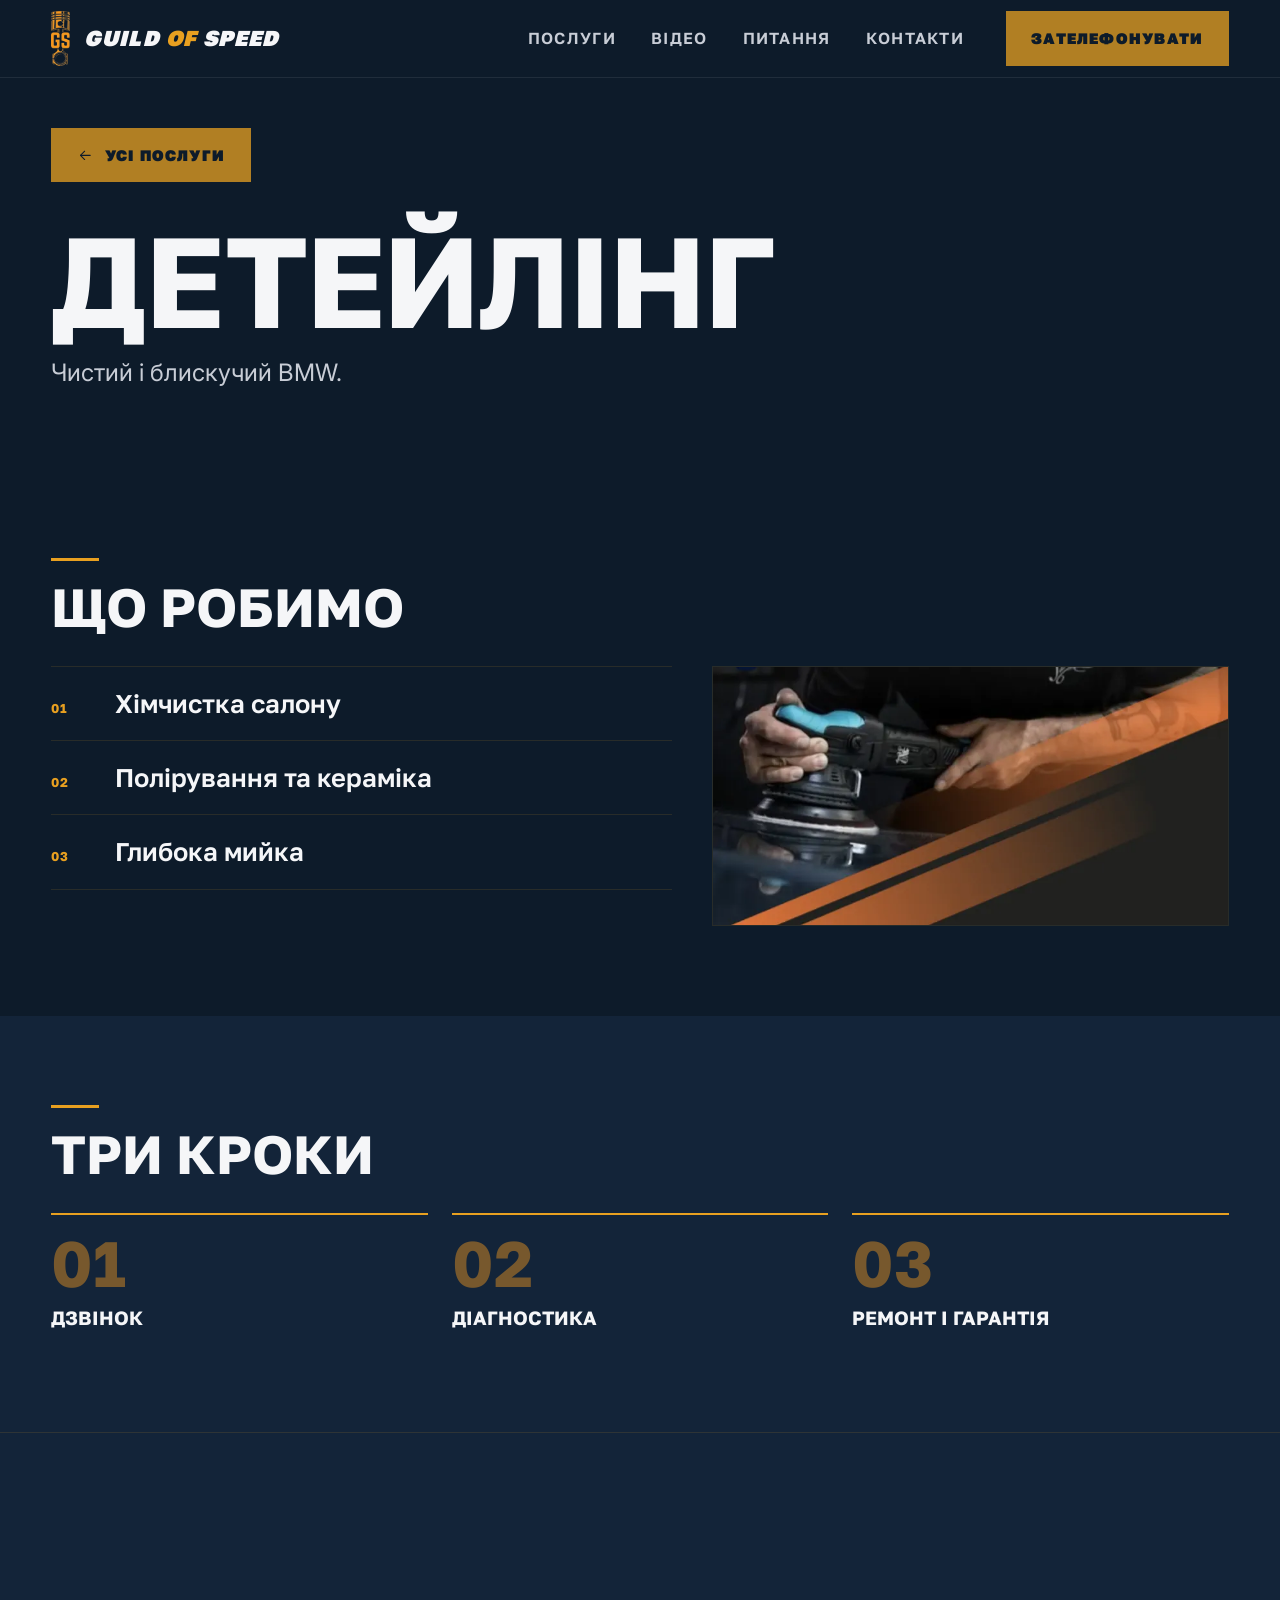
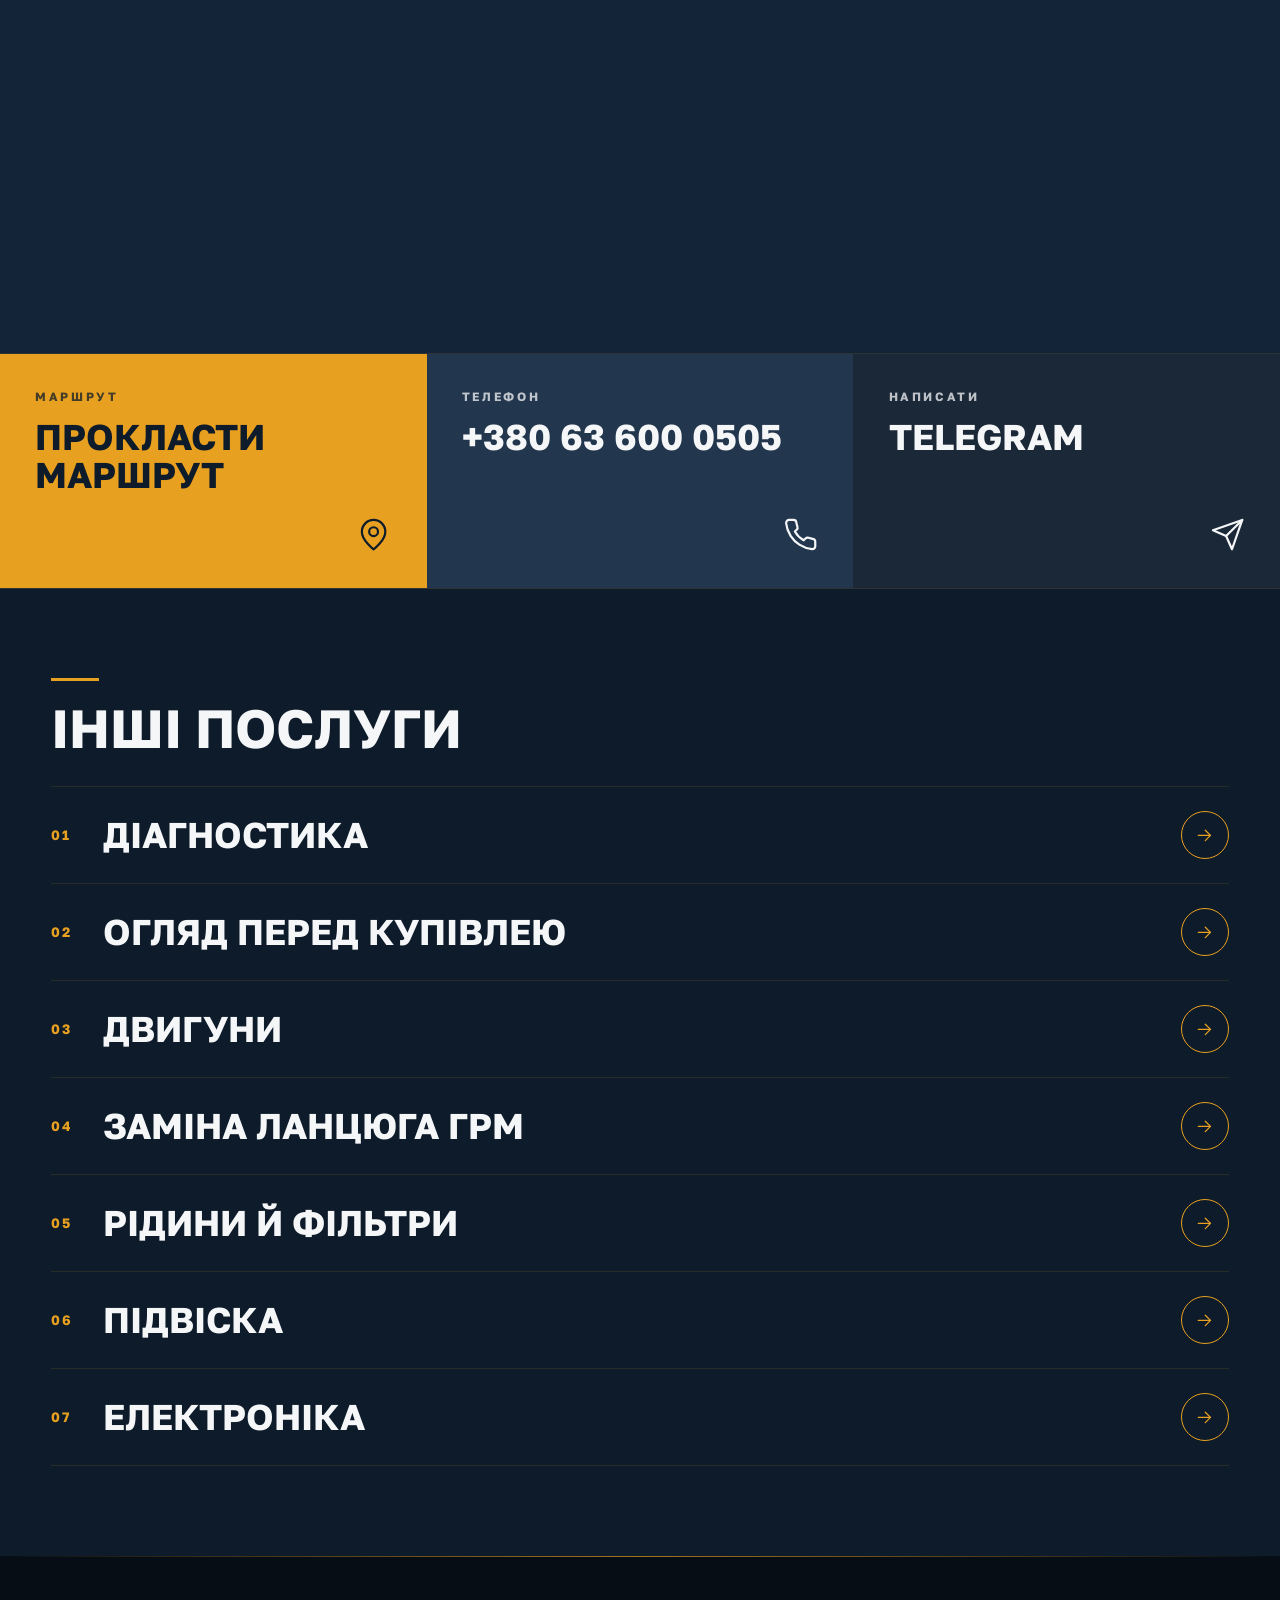
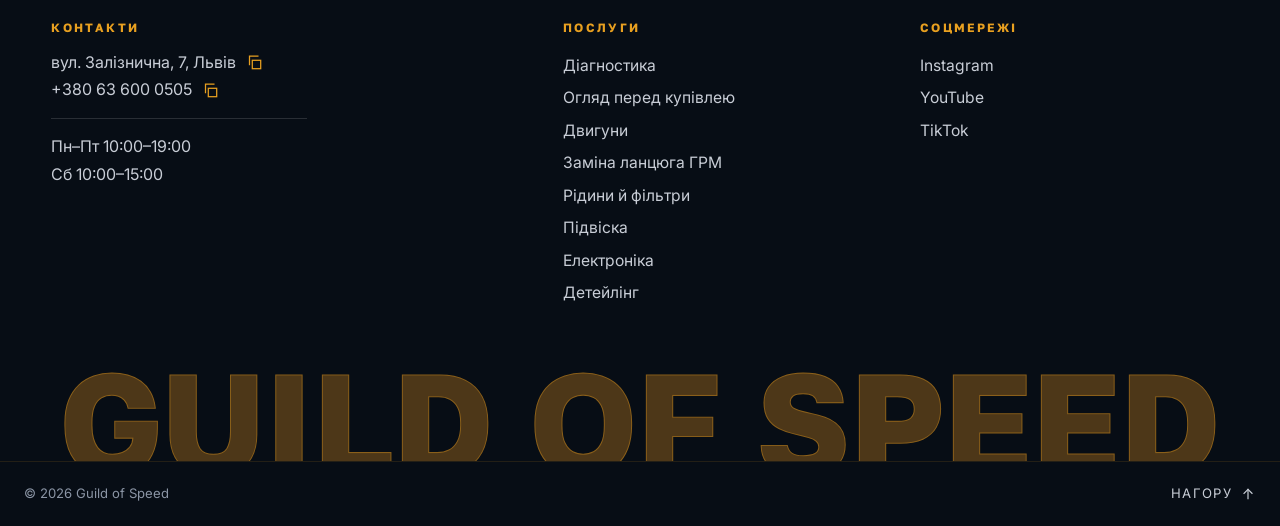
<file: experimental/detejling.html>
<!DOCTYPE html>
<html lang="uk">
<head>
  <meta charset="UTF-8">
  <meta name="viewport" content="width=device-width, initial-scale=1.0">
  <title>Experimental — Детейлінг | Guild of Speed</title>
  <meta name="description" content="Hidden preview of the new service page. Not indexed.">
  <meta name="robots" content="noindex, nofollow">
  <meta name="theme-color" content="#0d1b2a">
  <link rel="icon" type="image/png" href="/assets/icons/favicon.png">
  <link rel="apple-touch-icon" href="/assets/icons/apple-touch-icon.png">
  <link rel="preconnect" href="https://fonts.googleapis.com">
  <link rel="preconnect" href="https://fonts.gstatic.com" crossorigin>
  <link href="https://fonts.googleapis.com/css2?family=Golos+Text:wght@500;600;700;900&family=Inter:wght@400;500;600&display=swap" rel="stylesheet">
  <link rel="stylesheet" href="/experimental/assets/css/style.css?v=40c23a23">
  <script>document.documentElement.classList.add('js')</script>
  <script src="/experimental/assets/js/main.js?v=a6153063" defer></script>
</head>
<body>
  <svg width="0" height="0" style="position:absolute" aria-hidden="true" focusable="false">
    <symbol id="i-map-pin" viewBox="0 0 24 24"><path d="M20 10c0 6-8 12-8 12s-8-6-8-12a8 8 0 0 1 16 0Z"/><circle cx="12" cy="10" r="3"/></symbol>
    <symbol id="i-phone" viewBox="0 0 24 24"><path d="M22 16.92v3a2 2 0 0 1-2.18 2 19.79 19.79 0 0 1-8.63-3.07 19.5 19.5 0 0 1-6-6 19.79 19.79 0 0 1-3.07-8.67A2 2 0 0 1 4.11 2h3a2 2 0 0 1 2 1.72 12.84 12.84 0 0 0 .7 2.81 2 2 0 0 1-.45 2.11L8.09 9.91a16 16 0 0 0 6 6l1.27-1.27a2 2 0 0 1 2.11-.45 12.84 12.84 0 0 0 2.81.7A2 2 0 0 1 22 16.92z"/></symbol>
    <symbol id="i-send" viewBox="0 0 24 24"><path d="m22 2-7 20-4-9-9-4Z"/><path d="M22 2 11 13"/></symbol>
    <symbol id="i-arrow" viewBox="0 0 24 24"><path d="M5 12h14"/><path d="m13 6 6 6-6 6"/></symbol>
  </svg>
  <header class="nav" id="nav">
    <div class="nav__inner">
      <a href="#hero" class="nav__brand" aria-label="Guild of Speed — на початок">
        <img src="/experimental/assets/img/logo.webp" alt="Guild of Speed" class="nav__logo" width="57" height="168">
        <span class="nav__name">GUILD <span class="nav__of">OF</span> SPEED</span>
      </a>
      <nav class="nav__links" aria-label="Головне меню">
        <a href="index.html#services">Послуги</a>
        <a href="index.html#video">Відео</a>
        <a href="index.html#faq">Питання</a>
        <a href="#contacts">Контакти</a>
      </nav>
      <a href="tel:+380636000505" class="btn btn--primary nav__cta">Зателефонувати</a>
      <button class="burger" id="burger" aria-label="Меню" aria-expanded="false" aria-controls="mobileMenu"><span></span><span></span><span></span></button>
    </div>
  </header>
  <aside class="mobile-menu" id="mobileMenu" aria-label="Меню">
    <nav class="mobile-menu__links">
      <a href="index.html#services">Послуги</a>
      <a href="index.html#video">Відео</a>
      <a href="index.html#faq">Питання</a>
      <a href="#contacts">Контакти</a>
      <a href="tel:+380636000505" class="btn btn--primary">Зателефонувати</a>
      <a href="https://t.me/Guildofspeed" target="_blank" rel="noopener" class="btn btn--ghost">Telegram</a>
    </nav>
  </aside>
  <div class="mobile-overlay" id="mobileOverlay"></div>

  <main>
  <section class="cat" id="hero">
    <div class="cat__in">
      <a class="cat__back" href="index.html#services"><svg class="icon icon--flip" aria-hidden="true"><use href="#i-arrow"/></svg> Усі послуги</a>
      <h1 class="cat__title">Детейлінг</h1>
      <p class="cat__lead">Чистий і блискучий BMW.</p>
    </div>
  </section>
  <section class="band" id="works">
    <div class="section">
      <h2 class="section__title">Що робимо</h2>
      <div class="cat__split">
        <ol class="works">
          <li><span class="work__n">01</span><span>Хімчистка салону</span></li>
          <li><span class="work__n">02</span><span>Полірування та кераміка</span></li>
          <li><span class="work__n">03</span><span>Глибока мийка</span></li>
        </ol>
        <img class="cat__img" src="/experimental/assets/img/services/detailing-wide.webp" alt="Детейлінг BMW у Львові" width="800" height="401">
      </div>
    </div>
  </section>
  <section class="band band--alt" id="steps">
    <div class="section">
      <h2 class="section__title">Три кроки</h2>
      <div class="steps">
        <div class="step"><b>01</b><h3>Дзвінок</h3></div>
        <div class="step"><b>02</b><h3>Діагностика</h3></div>
        <div class="step"><b>03</b><h3>Ремонт і гарантія</h3></div>
      </div>
    </div>
  </section>
  </main>

  <section class="cta2" id="contacts">
    <div class="cta2__map"><iframe src="https://maps.google.com/maps?q=49.8444869,23.9954202&amp;z=17&amp;ie=UTF8&amp;output=embed" title="Карта: Guild of Speed, вул. Залізнична, 7, Львів" loading="lazy" allowfullscreen></iframe></div>
    <div class="tiles">
      <a href="https://maps.app.goo.gl/MFkGtPc2WMFkr57UA" target="_blank" rel="noopener"><small>Маршрут</small><b>Прокласти<br>маршрут</b><svg class="icon" aria-hidden="true"><use href="#i-map-pin"/></svg></a>
      <a href="tel:+380636000505"><small>Телефон</small><b class="nw">+380 63 600 0505</b><svg class="icon" aria-hidden="true"><use href="#i-phone"/></svg></a>
      <a href="https://t.me/Guildofspeed" target="_blank" rel="noopener"><small>Написати</small><b>Telegram</b><svg class="icon" aria-hidden="true"><use href="#i-send"/></svg></a>
    </div>
  </section>

  <section class="band" id="more">
    <div class="section">
      <h2 class="section__title">Інші послуги</h2>
      <div class="rows">
        <a class="row" href="diagnostyka.html"><span class="row__n">01</span><h3>Діагностика</h3><span class="row__go"><svg class="icon" aria-hidden="true"><use href="#i-arrow"/></svg></span></a>
        <a class="row" href="ohlyad.html"><span class="row__n">02</span><h3>Огляд перед купівлею</h3><span class="row__go"><svg class="icon" aria-hidden="true"><use href="#i-arrow"/></svg></span></a>
        <a class="row" href="dvyhuny.html"><span class="row__n">03</span><h3>Двигуни</h3><span class="row__go"><svg class="icon" aria-hidden="true"><use href="#i-arrow"/></svg></span></a>
        <a class="row" href="lantsyug-hrm.html"><span class="row__n">04</span><h3>Заміна ланцюга ГРМ</h3><span class="row__go"><svg class="icon" aria-hidden="true"><use href="#i-arrow"/></svg></span></a>
        <a class="row" href="ridyny.html"><span class="row__n">05</span><h3>Рідини й фільтри</h3><span class="row__go"><svg class="icon" aria-hidden="true"><use href="#i-arrow"/></svg></span></a>
        <a class="row" href="podviska.html"><span class="row__n">06</span><h3>Підвіска</h3><span class="row__go"><svg class="icon" aria-hidden="true"><use href="#i-arrow"/></svg></span></a>
        <a class="row" href="elektronika.html"><span class="row__n">07</span><h3>Електроніка</h3><span class="row__go"><svg class="icon" aria-hidden="true"><use href="#i-arrow"/></svg></span></a>
      </div>
    </div>
  </section>

  <footer class="foot2" id="foot">
    <div class="foot2__top">
      <div class="foot2__brand">
        <h4>Контакти</h4>
        <button class="copy" type="button" data-copy="вул. Залізнична, 7, Львів" aria-label="Скопіювати адресу"><span>вул. Залізнична, 7, Львів</span><svg class="copy__i" viewBox="0 0 24 24" aria-hidden="true"><rect x="9" y="9" width="12" height="12"/><path d="M5 15V3h12"/></svg></button>
        <button class="copy" type="button" data-copy="+380636000505" aria-label="Скопіювати номер"><span>+380 63 600 0505</span><svg class="copy__i" viewBox="0 0 24 24" aria-hidden="true"><rect x="9" y="9" width="12" height="12"/><path d="M5 15V3h12"/></svg></button>
        <p class="foot2__p">Пн–Пт 10:00–19:00<br>Сб 10:00–15:00</p>
      </div>
      <div>
        <h4>Послуги</h4>
        <a href="diagnostyka.html">Діагностика</a>
        <a href="ohlyad.html">Огляд перед купівлею</a>
        <a href="dvyhuny.html">Двигуни</a>
        <a href="lantsyug-hrm.html">Заміна ланцюга ГРМ</a>
        <a href="ridyny.html">Рідини й фільтри</a>
        <a href="podviska.html">Підвіска</a>
        <a href="elektronika.html">Електроніка</a>
        <a href="detejling.html">Детейлінг</a>
      </div>
      <div>
        <h4>Соцмережі</h4>
        <a href="https://www.instagram.com/guild.ofspeed/" target="_blank" rel="noopener">Instagram</a>
        <a href="https://www.youtube.com/@guildofspeed" target="_blank" rel="noopener">YouTube</a>
        <a href="https://www.tiktok.com/@guild.ofspeed" target="_blank" rel="noopener">TikTok</a>
      </div>
    </div>
    <div class="foot2__word" aria-hidden="true">GUILD OF SPEED</div>
    <div class="foot2__bar">
      <span>© <span id="year"></span> Guild of Speed</span>
      <a class="foot2__up" href="#hero">Нагору <svg class="icon" viewBox="0 0 24 24" aria-hidden="true"><path d="M12 19V5"/><path d="m6 11 6-6 6 6"/></svg></a>
    </div>
  </footer>

</body>
</html>
</file>
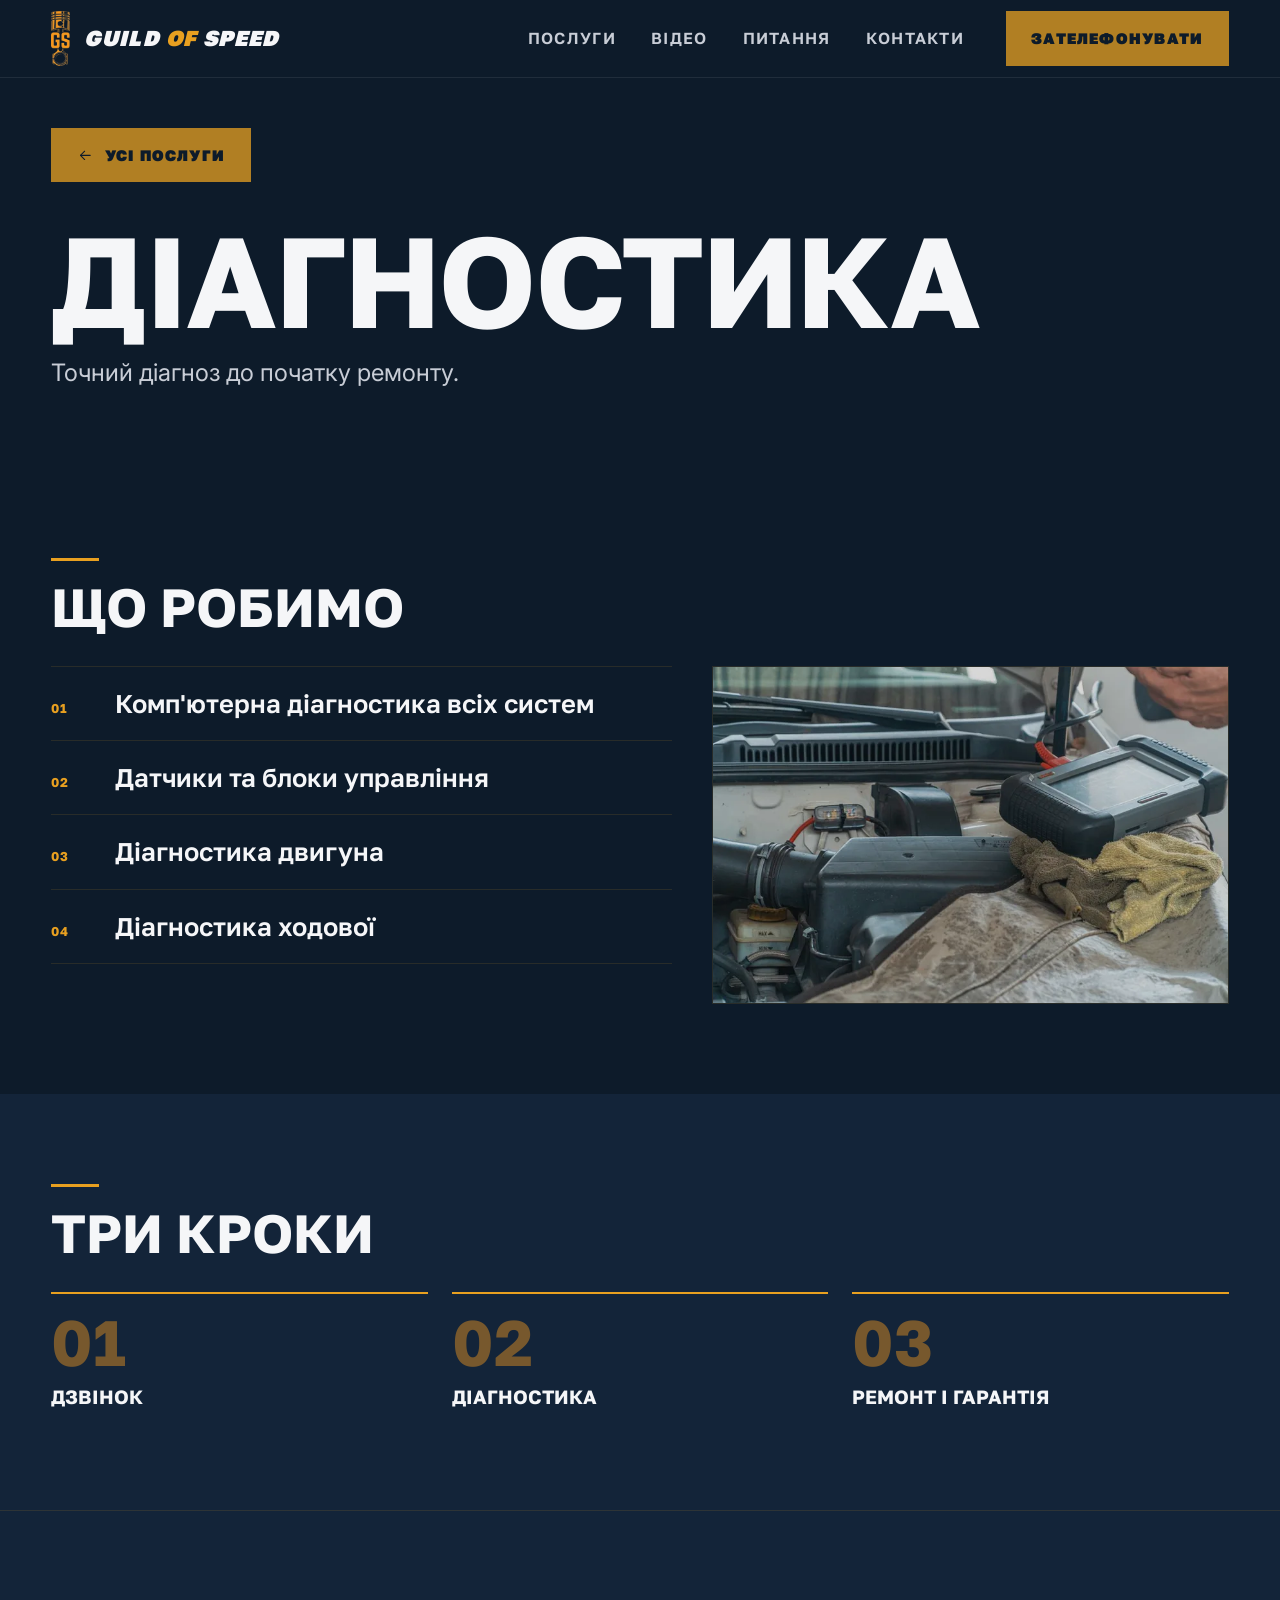
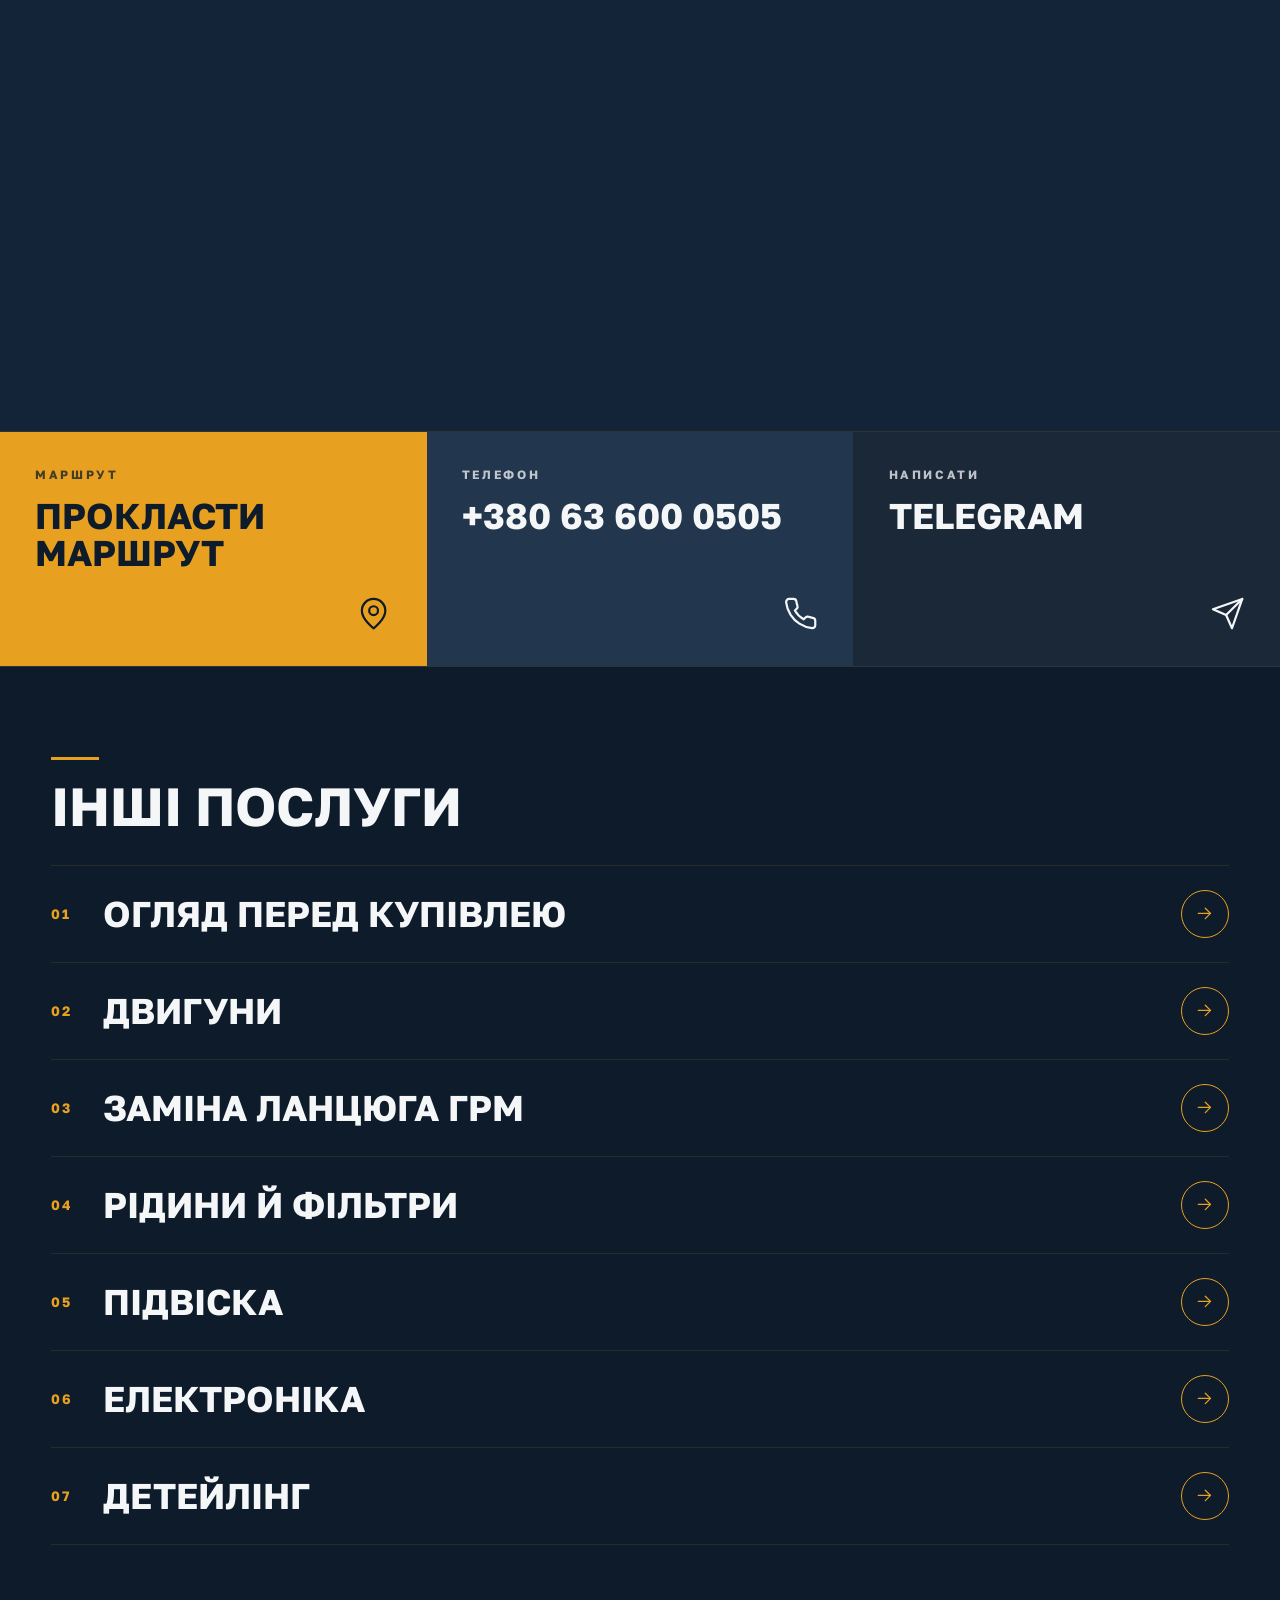
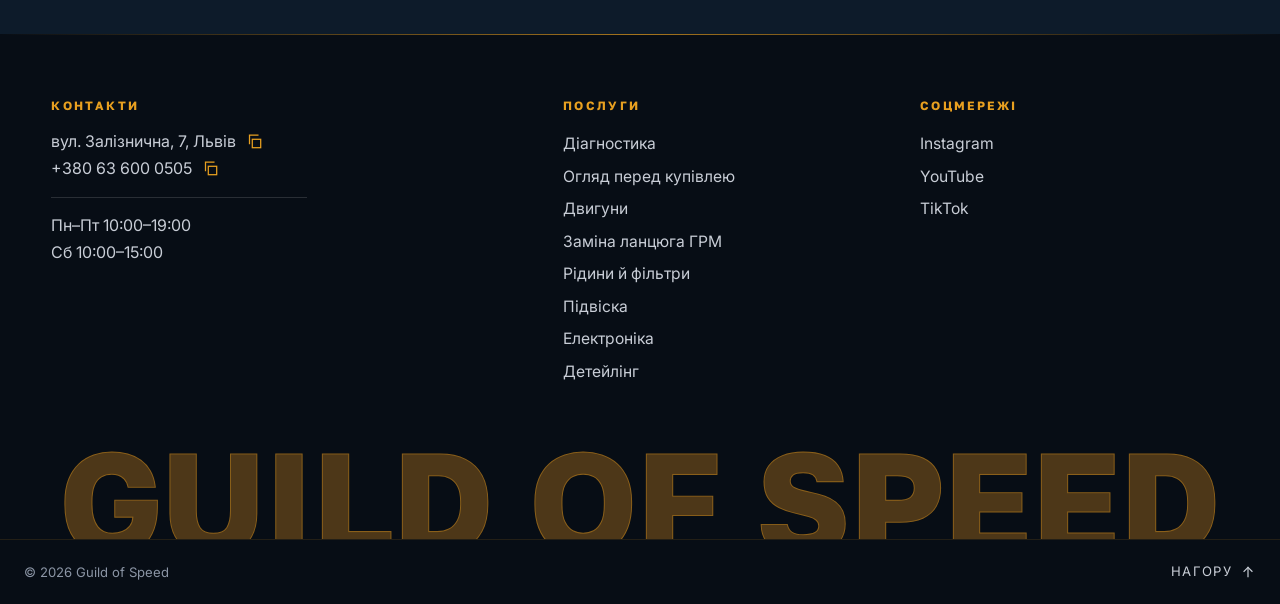
<file: experimental/diagnostyka.html>
<!DOCTYPE html>
<html lang="uk">
<head>
  <meta charset="UTF-8">
  <meta name="viewport" content="width=device-width, initial-scale=1.0">
  <title>Experimental — Діагностика | Guild of Speed</title>
  <meta name="description" content="Hidden preview of the new service page. Not indexed.">
  <meta name="robots" content="noindex, nofollow">
  <meta name="theme-color" content="#0d1b2a">
  <link rel="icon" type="image/png" href="/assets/icons/favicon.png">
  <link rel="apple-touch-icon" href="/assets/icons/apple-touch-icon.png">
  <link rel="preconnect" href="https://fonts.googleapis.com">
  <link rel="preconnect" href="https://fonts.gstatic.com" crossorigin>
  <link href="https://fonts.googleapis.com/css2?family=Golos+Text:wght@500;600;700;900&family=Inter:wght@400;500;600&display=swap" rel="stylesheet">
  <link rel="stylesheet" href="/experimental/assets/css/style.css?v=40c23a23">
  <script>document.documentElement.classList.add('js')</script>
  <script src="/experimental/assets/js/main.js?v=a6153063" defer></script>
</head>
<body>
  <svg width="0" height="0" style="position:absolute" aria-hidden="true" focusable="false">
    <symbol id="i-map-pin" viewBox="0 0 24 24"><path d="M20 10c0 6-8 12-8 12s-8-6-8-12a8 8 0 0 1 16 0Z"/><circle cx="12" cy="10" r="3"/></symbol>
    <symbol id="i-phone" viewBox="0 0 24 24"><path d="M22 16.92v3a2 2 0 0 1-2.18 2 19.79 19.79 0 0 1-8.63-3.07 19.5 19.5 0 0 1-6-6 19.79 19.79 0 0 1-3.07-8.67A2 2 0 0 1 4.11 2h3a2 2 0 0 1 2 1.72 12.84 12.84 0 0 0 .7 2.81 2 2 0 0 1-.45 2.11L8.09 9.91a16 16 0 0 0 6 6l1.27-1.27a2 2 0 0 1 2.11-.45 12.84 12.84 0 0 0 2.81.7A2 2 0 0 1 22 16.92z"/></symbol>
    <symbol id="i-send" viewBox="0 0 24 24"><path d="m22 2-7 20-4-9-9-4Z"/><path d="M22 2 11 13"/></symbol>
    <symbol id="i-arrow" viewBox="0 0 24 24"><path d="M5 12h14"/><path d="m13 6 6 6-6 6"/></symbol>
  </svg>
  <header class="nav" id="nav">
    <div class="nav__inner">
      <a href="#hero" class="nav__brand" aria-label="Guild of Speed — на початок">
        <img src="/experimental/assets/img/logo.webp" alt="Guild of Speed" class="nav__logo" width="57" height="168">
        <span class="nav__name">GUILD <span class="nav__of">OF</span> SPEED</span>
      </a>
      <nav class="nav__links" aria-label="Головне меню">
        <a href="index.html#services">Послуги</a>
        <a href="index.html#video">Відео</a>
        <a href="index.html#faq">Питання</a>
        <a href="#contacts">Контакти</a>
      </nav>
      <a href="tel:+380636000505" class="btn btn--primary nav__cta">Зателефонувати</a>
      <button class="burger" id="burger" aria-label="Меню" aria-expanded="false" aria-controls="mobileMenu"><span></span><span></span><span></span></button>
    </div>
  </header>
  <aside class="mobile-menu" id="mobileMenu" aria-label="Меню">
    <nav class="mobile-menu__links">
      <a href="index.html#services">Послуги</a>
      <a href="index.html#video">Відео</a>
      <a href="index.html#faq">Питання</a>
      <a href="#contacts">Контакти</a>
      <a href="tel:+380636000505" class="btn btn--primary">Зателефонувати</a>
      <a href="https://t.me/Guildofspeed" target="_blank" rel="noopener" class="btn btn--ghost">Telegram</a>
    </nav>
  </aside>
  <div class="mobile-overlay" id="mobileOverlay"></div>

  <main>
  <section class="cat" id="hero">
    <div class="cat__in">
      <a class="cat__back" href="index.html#services"><svg class="icon icon--flip" aria-hidden="true"><use href="#i-arrow"/></svg> Усі послуги</a>
      <h1 class="cat__title">Діагностика</h1>
      <p class="cat__lead">Точний діагноз до початку ремонту.</p>
    </div>
  </section>
  <section class="band" id="works">
    <div class="section">
      <h2 class="section__title">Що робимо</h2>
      <div class="cat__split">
        <ol class="works">
          <li><span class="work__n">01</span><span>Комп'ютерна діагностика всіх систем</span></li>
          <li><span class="work__n">02</span><span>Датчики та блоки управління</span></li>
          <li><span class="work__n">03</span><span>Діагностика двигуна</span></li>
          <li><span class="work__n">04</span><span>Діагностика ходової</span></li>
        </ol>
        <img class="cat__img" src="/experimental/assets/img/services/diagnostics-wide.webp" alt="Комп'ютерна діагностика BMW у Львові" width="800" height="523">
      </div>
    </div>
  </section>
  <section class="band band--alt" id="steps">
    <div class="section">
      <h2 class="section__title">Три кроки</h2>
      <div class="steps">
        <div class="step"><b>01</b><h3>Дзвінок</h3></div>
        <div class="step"><b>02</b><h3>Діагностика</h3></div>
        <div class="step"><b>03</b><h3>Ремонт і гарантія</h3></div>
      </div>
    </div>
  </section>
  </main>

  <section class="cta2" id="contacts">
    <div class="cta2__map"><iframe src="https://maps.google.com/maps?q=49.8444869,23.9954202&amp;z=17&amp;ie=UTF8&amp;output=embed" title="Карта: Guild of Speed, вул. Залізнична, 7, Львів" loading="lazy" allowfullscreen></iframe></div>
    <div class="tiles">
      <a href="https://maps.app.goo.gl/MFkGtPc2WMFkr57UA" target="_blank" rel="noopener"><small>Маршрут</small><b>Прокласти<br>маршрут</b><svg class="icon" aria-hidden="true"><use href="#i-map-pin"/></svg></a>
      <a href="tel:+380636000505"><small>Телефон</small><b class="nw">+380 63 600 0505</b><svg class="icon" aria-hidden="true"><use href="#i-phone"/></svg></a>
      <a href="https://t.me/Guildofspeed" target="_blank" rel="noopener"><small>Написати</small><b>Telegram</b><svg class="icon" aria-hidden="true"><use href="#i-send"/></svg></a>
    </div>
  </section>

  <section class="band" id="more">
    <div class="section">
      <h2 class="section__title">Інші послуги</h2>
      <div class="rows">
        <a class="row" href="ohlyad.html"><span class="row__n">01</span><h3>Огляд перед купівлею</h3><span class="row__go"><svg class="icon" aria-hidden="true"><use href="#i-arrow"/></svg></span></a>
        <a class="row" href="dvyhuny.html"><span class="row__n">02</span><h3>Двигуни</h3><span class="row__go"><svg class="icon" aria-hidden="true"><use href="#i-arrow"/></svg></span></a>
        <a class="row" href="lantsyug-hrm.html"><span class="row__n">03</span><h3>Заміна ланцюга ГРМ</h3><span class="row__go"><svg class="icon" aria-hidden="true"><use href="#i-arrow"/></svg></span></a>
        <a class="row" href="ridyny.html"><span class="row__n">04</span><h3>Рідини й фільтри</h3><span class="row__go"><svg class="icon" aria-hidden="true"><use href="#i-arrow"/></svg></span></a>
        <a class="row" href="podviska.html"><span class="row__n">05</span><h3>Підвіска</h3><span class="row__go"><svg class="icon" aria-hidden="true"><use href="#i-arrow"/></svg></span></a>
        <a class="row" href="elektronika.html"><span class="row__n">06</span><h3>Електроніка</h3><span class="row__go"><svg class="icon" aria-hidden="true"><use href="#i-arrow"/></svg></span></a>
        <a class="row" href="detejling.html"><span class="row__n">07</span><h3>Детейлінг</h3><span class="row__go"><svg class="icon" aria-hidden="true"><use href="#i-arrow"/></svg></span></a>
      </div>
    </div>
  </section>

  <footer class="foot2" id="foot">
    <div class="foot2__top">
      <div class="foot2__brand">
        <h4>Контакти</h4>
        <button class="copy" type="button" data-copy="вул. Залізнична, 7, Львів" aria-label="Скопіювати адресу"><span>вул. Залізнична, 7, Львів</span><svg class="copy__i" viewBox="0 0 24 24" aria-hidden="true"><rect x="9" y="9" width="12" height="12"/><path d="M5 15V3h12"/></svg></button>
        <button class="copy" type="button" data-copy="+380636000505" aria-label="Скопіювати номер"><span>+380 63 600 0505</span><svg class="copy__i" viewBox="0 0 24 24" aria-hidden="true"><rect x="9" y="9" width="12" height="12"/><path d="M5 15V3h12"/></svg></button>
        <p class="foot2__p">Пн–Пт 10:00–19:00<br>Сб 10:00–15:00</p>
      </div>
      <div>
        <h4>Послуги</h4>
        <a href="diagnostyka.html">Діагностика</a>
        <a href="ohlyad.html">Огляд перед купівлею</a>
        <a href="dvyhuny.html">Двигуни</a>
        <a href="lantsyug-hrm.html">Заміна ланцюга ГРМ</a>
        <a href="ridyny.html">Рідини й фільтри</a>
        <a href="podviska.html">Підвіска</a>
        <a href="elektronika.html">Електроніка</a>
        <a href="detejling.html">Детейлінг</a>
      </div>
      <div>
        <h4>Соцмережі</h4>
        <a href="https://www.instagram.com/guild.ofspeed/" target="_blank" rel="noopener">Instagram</a>
        <a href="https://www.youtube.com/@guildofspeed" target="_blank" rel="noopener">YouTube</a>
        <a href="https://www.tiktok.com/@guild.ofspeed" target="_blank" rel="noopener">TikTok</a>
      </div>
    </div>
    <div class="foot2__word" aria-hidden="true">GUILD OF SPEED</div>
    <div class="foot2__bar">
      <span>© <span id="year"></span> Guild of Speed</span>
      <a class="foot2__up" href="#hero">Нагору <svg class="icon" viewBox="0 0 24 24" aria-hidden="true"><path d="M12 19V5"/><path d="m6 11 6-6 6 6"/></svg></a>
    </div>
  </footer>

</body>
</html>
</file>
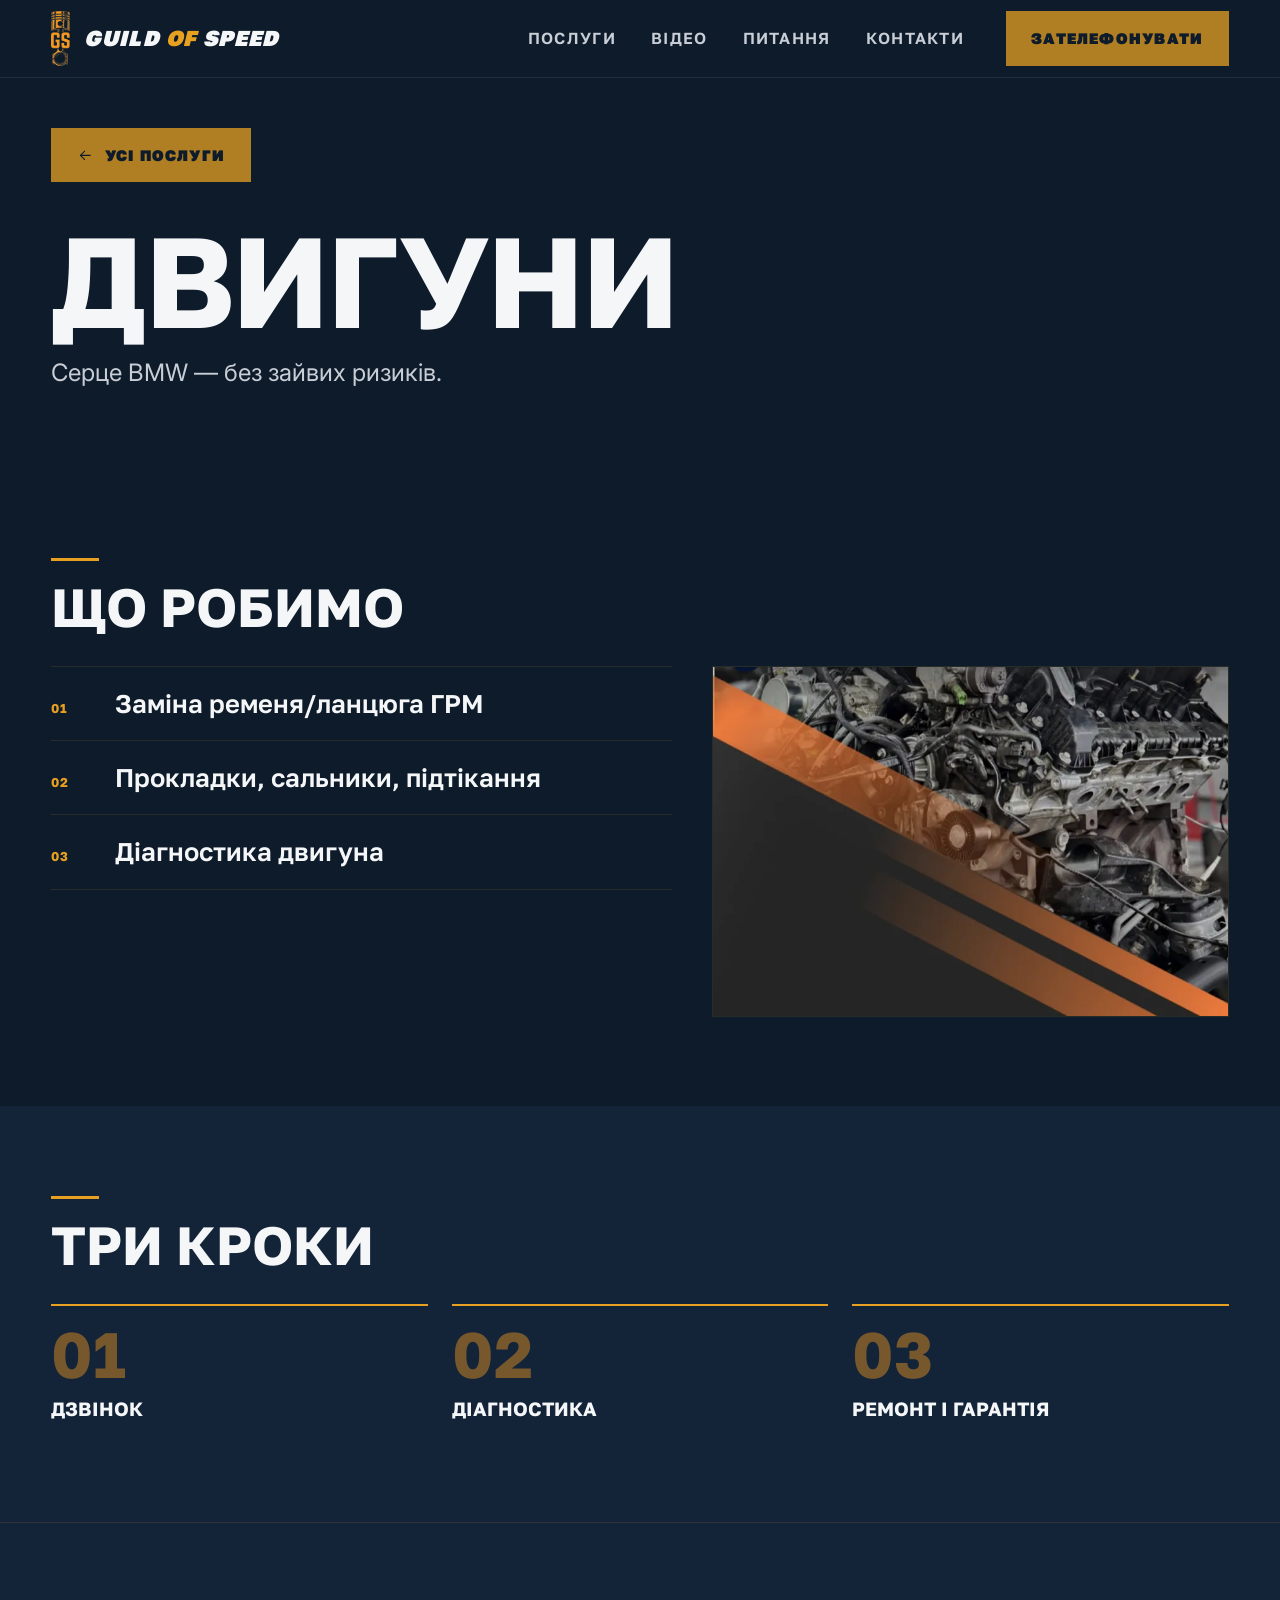
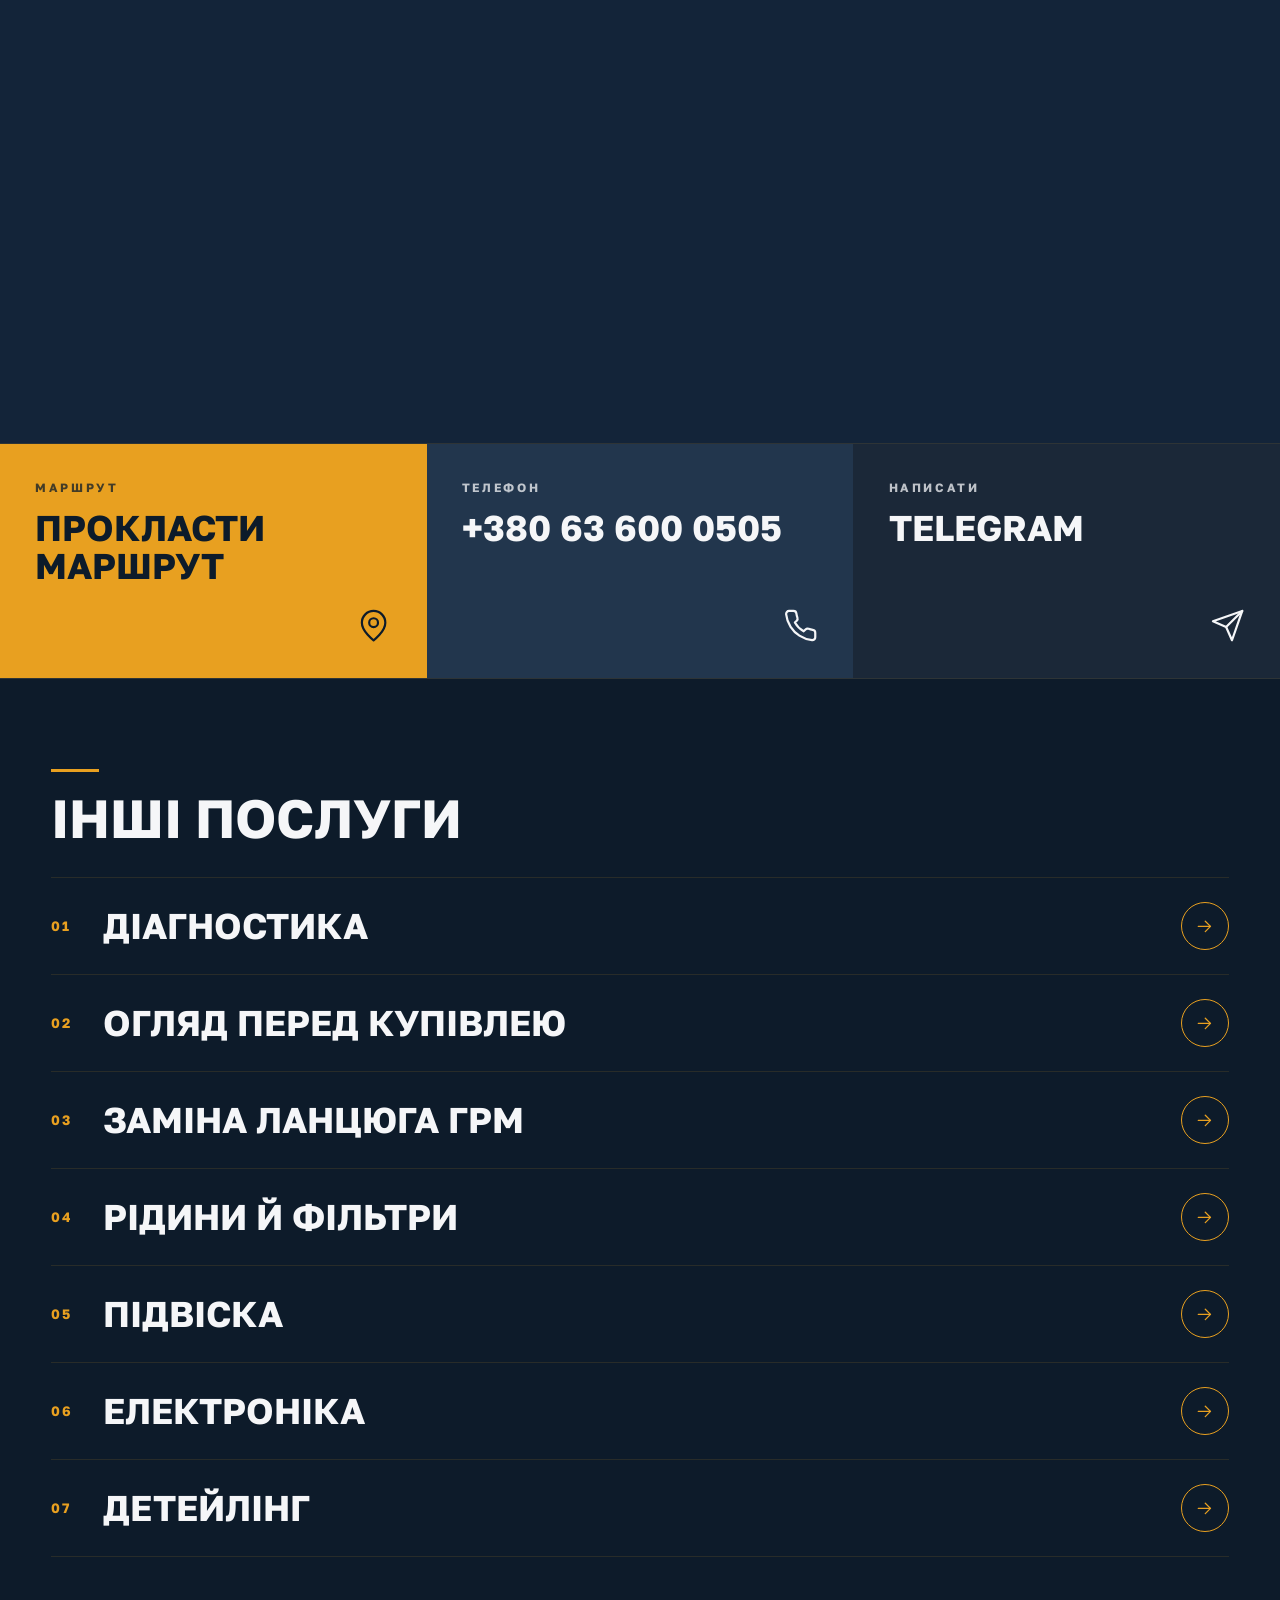
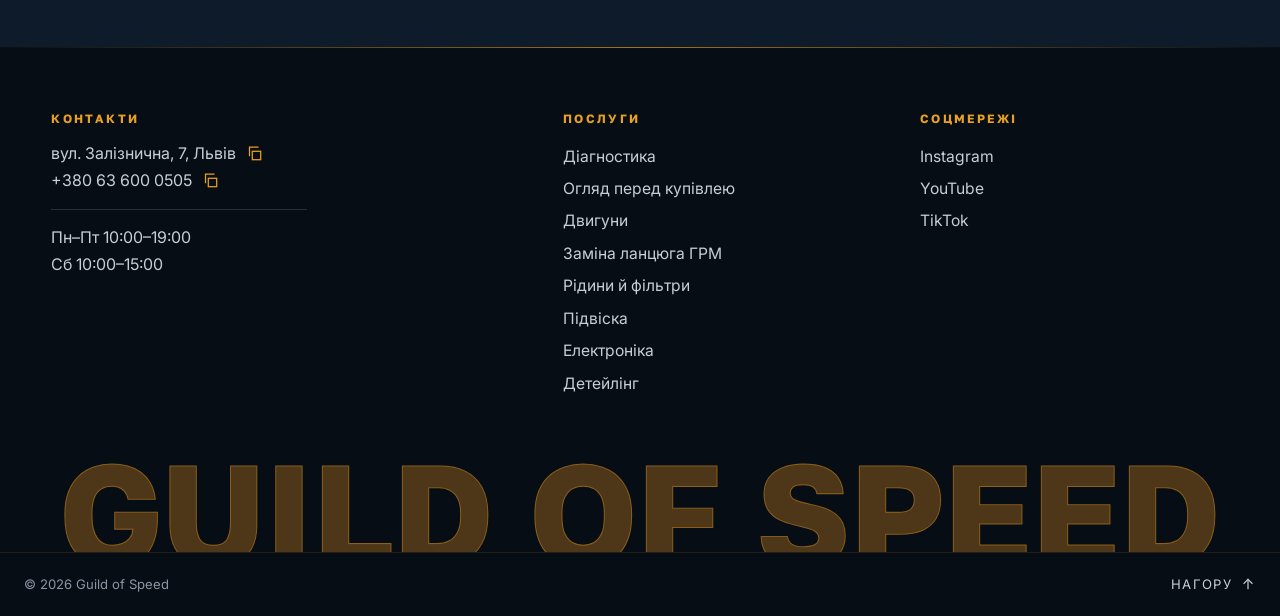
<file: experimental/dvyhuny.html>
<!DOCTYPE html>
<html lang="uk">
<head>
  <meta charset="UTF-8">
  <meta name="viewport" content="width=device-width, initial-scale=1.0">
  <title>Experimental — Двигуни | Guild of Speed</title>
  <meta name="description" content="Hidden preview of the new service page. Not indexed.">
  <meta name="robots" content="noindex, nofollow">
  <meta name="theme-color" content="#0d1b2a">
  <link rel="icon" type="image/png" href="/assets/icons/favicon.png">
  <link rel="apple-touch-icon" href="/assets/icons/apple-touch-icon.png">
  <link rel="preconnect" href="https://fonts.googleapis.com">
  <link rel="preconnect" href="https://fonts.gstatic.com" crossorigin>
  <link href="https://fonts.googleapis.com/css2?family=Golos+Text:wght@500;600;700;900&family=Inter:wght@400;500;600&display=swap" rel="stylesheet">
  <link rel="stylesheet" href="/experimental/assets/css/style.css?v=40c23a23">
  <script>document.documentElement.classList.add('js')</script>
  <script src="/experimental/assets/js/main.js?v=a6153063" defer></script>
</head>
<body>
  <svg width="0" height="0" style="position:absolute" aria-hidden="true" focusable="false">
    <symbol id="i-map-pin" viewBox="0 0 24 24"><path d="M20 10c0 6-8 12-8 12s-8-6-8-12a8 8 0 0 1 16 0Z"/><circle cx="12" cy="10" r="3"/></symbol>
    <symbol id="i-phone" viewBox="0 0 24 24"><path d="M22 16.92v3a2 2 0 0 1-2.18 2 19.79 19.79 0 0 1-8.63-3.07 19.5 19.5 0 0 1-6-6 19.79 19.79 0 0 1-3.07-8.67A2 2 0 0 1 4.11 2h3a2 2 0 0 1 2 1.72 12.84 12.84 0 0 0 .7 2.81 2 2 0 0 1-.45 2.11L8.09 9.91a16 16 0 0 0 6 6l1.27-1.27a2 2 0 0 1 2.11-.45 12.84 12.84 0 0 0 2.81.7A2 2 0 0 1 22 16.92z"/></symbol>
    <symbol id="i-send" viewBox="0 0 24 24"><path d="m22 2-7 20-4-9-9-4Z"/><path d="M22 2 11 13"/></symbol>
    <symbol id="i-arrow" viewBox="0 0 24 24"><path d="M5 12h14"/><path d="m13 6 6 6-6 6"/></symbol>
  </svg>
  <header class="nav" id="nav">
    <div class="nav__inner">
      <a href="#hero" class="nav__brand" aria-label="Guild of Speed — на початок">
        <img src="/experimental/assets/img/logo.webp" alt="Guild of Speed" class="nav__logo" width="57" height="168">
        <span class="nav__name">GUILD <span class="nav__of">OF</span> SPEED</span>
      </a>
      <nav class="nav__links" aria-label="Головне меню">
        <a href="index.html#services">Послуги</a>
        <a href="index.html#video">Відео</a>
        <a href="index.html#faq">Питання</a>
        <a href="#contacts">Контакти</a>
      </nav>
      <a href="tel:+380636000505" class="btn btn--primary nav__cta">Зателефонувати</a>
      <button class="burger" id="burger" aria-label="Меню" aria-expanded="false" aria-controls="mobileMenu"><span></span><span></span><span></span></button>
    </div>
  </header>
  <aside class="mobile-menu" id="mobileMenu" aria-label="Меню">
    <nav class="mobile-menu__links">
      <a href="index.html#services">Послуги</a>
      <a href="index.html#video">Відео</a>
      <a href="index.html#faq">Питання</a>
      <a href="#contacts">Контакти</a>
      <a href="tel:+380636000505" class="btn btn--primary">Зателефонувати</a>
      <a href="https://t.me/Guildofspeed" target="_blank" rel="noopener" class="btn btn--ghost">Telegram</a>
    </nav>
  </aside>
  <div class="mobile-overlay" id="mobileOverlay"></div>

  <main>
  <section class="cat" id="hero">
    <div class="cat__in">
      <a class="cat__back" href="index.html#services"><svg class="icon icon--flip" aria-hidden="true"><use href="#i-arrow"/></svg> Усі послуги</a>
      <h1 class="cat__title">Двигуни</h1>
      <p class="cat__lead">Серце BMW — без зайвих ризиків.</p>
    </div>
  </section>
  <section class="band" id="works">
    <div class="section">
      <h2 class="section__title">Що робимо</h2>
      <div class="cat__split">
        <ol class="works">
          <li><span class="work__n">01</span><span>Заміна ременя/ланцюга ГРМ</span></li>
          <li><span class="work__n">02</span><span>Прокладки, сальники, підтікання</span></li>
          <li><span class="work__n">03</span><span>Діагностика двигуна</span></li>
        </ol>
        <img class="cat__img" src="/experimental/assets/img/services/engine-wide.webp" alt="Ремонт двигуна BMW у Львові" width="800" height="542">
      </div>
    </div>
  </section>
  <section class="band band--alt" id="steps">
    <div class="section">
      <h2 class="section__title">Три кроки</h2>
      <div class="steps">
        <div class="step"><b>01</b><h3>Дзвінок</h3></div>
        <div class="step"><b>02</b><h3>Діагностика</h3></div>
        <div class="step"><b>03</b><h3>Ремонт і гарантія</h3></div>
      </div>
    </div>
  </section>
  </main>

  <section class="cta2" id="contacts">
    <div class="cta2__map"><iframe src="https://maps.google.com/maps?q=49.8444869,23.9954202&amp;z=17&amp;ie=UTF8&amp;output=embed" title="Карта: Guild of Speed, вул. Залізнична, 7, Львів" loading="lazy" allowfullscreen></iframe></div>
    <div class="tiles">
      <a href="https://maps.app.goo.gl/MFkGtPc2WMFkr57UA" target="_blank" rel="noopener"><small>Маршрут</small><b>Прокласти<br>маршрут</b><svg class="icon" aria-hidden="true"><use href="#i-map-pin"/></svg></a>
      <a href="tel:+380636000505"><small>Телефон</small><b class="nw">+380 63 600 0505</b><svg class="icon" aria-hidden="true"><use href="#i-phone"/></svg></a>
      <a href="https://t.me/Guildofspeed" target="_blank" rel="noopener"><small>Написати</small><b>Telegram</b><svg class="icon" aria-hidden="true"><use href="#i-send"/></svg></a>
    </div>
  </section>

  <section class="band" id="more">
    <div class="section">
      <h2 class="section__title">Інші послуги</h2>
      <div class="rows">
        <a class="row" href="diagnostyka.html"><span class="row__n">01</span><h3>Діагностика</h3><span class="row__go"><svg class="icon" aria-hidden="true"><use href="#i-arrow"/></svg></span></a>
        <a class="row" href="ohlyad.html"><span class="row__n">02</span><h3>Огляд перед купівлею</h3><span class="row__go"><svg class="icon" aria-hidden="true"><use href="#i-arrow"/></svg></span></a>
        <a class="row" href="lantsyug-hrm.html"><span class="row__n">03</span><h3>Заміна ланцюга ГРМ</h3><span class="row__go"><svg class="icon" aria-hidden="true"><use href="#i-arrow"/></svg></span></a>
        <a class="row" href="ridyny.html"><span class="row__n">04</span><h3>Рідини й фільтри</h3><span class="row__go"><svg class="icon" aria-hidden="true"><use href="#i-arrow"/></svg></span></a>
        <a class="row" href="podviska.html"><span class="row__n">05</span><h3>Підвіска</h3><span class="row__go"><svg class="icon" aria-hidden="true"><use href="#i-arrow"/></svg></span></a>
        <a class="row" href="elektronika.html"><span class="row__n">06</span><h3>Електроніка</h3><span class="row__go"><svg class="icon" aria-hidden="true"><use href="#i-arrow"/></svg></span></a>
        <a class="row" href="detejling.html"><span class="row__n">07</span><h3>Детейлінг</h3><span class="row__go"><svg class="icon" aria-hidden="true"><use href="#i-arrow"/></svg></span></a>
      </div>
    </div>
  </section>

  <footer class="foot2" id="foot">
    <div class="foot2__top">
      <div class="foot2__brand">
        <h4>Контакти</h4>
        <button class="copy" type="button" data-copy="вул. Залізнична, 7, Львів" aria-label="Скопіювати адресу"><span>вул. Залізнична, 7, Львів</span><svg class="copy__i" viewBox="0 0 24 24" aria-hidden="true"><rect x="9" y="9" width="12" height="12"/><path d="M5 15V3h12"/></svg></button>
        <button class="copy" type="button" data-copy="+380636000505" aria-label="Скопіювати номер"><span>+380 63 600 0505</span><svg class="copy__i" viewBox="0 0 24 24" aria-hidden="true"><rect x="9" y="9" width="12" height="12"/><path d="M5 15V3h12"/></svg></button>
        <p class="foot2__p">Пн–Пт 10:00–19:00<br>Сб 10:00–15:00</p>
      </div>
      <div>
        <h4>Послуги</h4>
        <a href="diagnostyka.html">Діагностика</a>
        <a href="ohlyad.html">Огляд перед купівлею</a>
        <a href="dvyhuny.html">Двигуни</a>
        <a href="lantsyug-hrm.html">Заміна ланцюга ГРМ</a>
        <a href="ridyny.html">Рідини й фільтри</a>
        <a href="podviska.html">Підвіска</a>
        <a href="elektronika.html">Електроніка</a>
        <a href="detejling.html">Детейлінг</a>
      </div>
      <div>
        <h4>Соцмережі</h4>
        <a href="https://www.instagram.com/guild.ofspeed/" target="_blank" rel="noopener">Instagram</a>
        <a href="https://www.youtube.com/@guildofspeed" target="_blank" rel="noopener">YouTube</a>
        <a href="https://www.tiktok.com/@guild.ofspeed" target="_blank" rel="noopener">TikTok</a>
      </div>
    </div>
    <div class="foot2__word" aria-hidden="true">GUILD OF SPEED</div>
    <div class="foot2__bar">
      <span>© <span id="year"></span> Guild of Speed</span>
      <a class="foot2__up" href="#hero">Нагору <svg class="icon" viewBox="0 0 24 24" aria-hidden="true"><path d="M12 19V5"/><path d="m6 11 6-6 6 6"/></svg></a>
    </div>
  </footer>

</body>
</html>
</file>
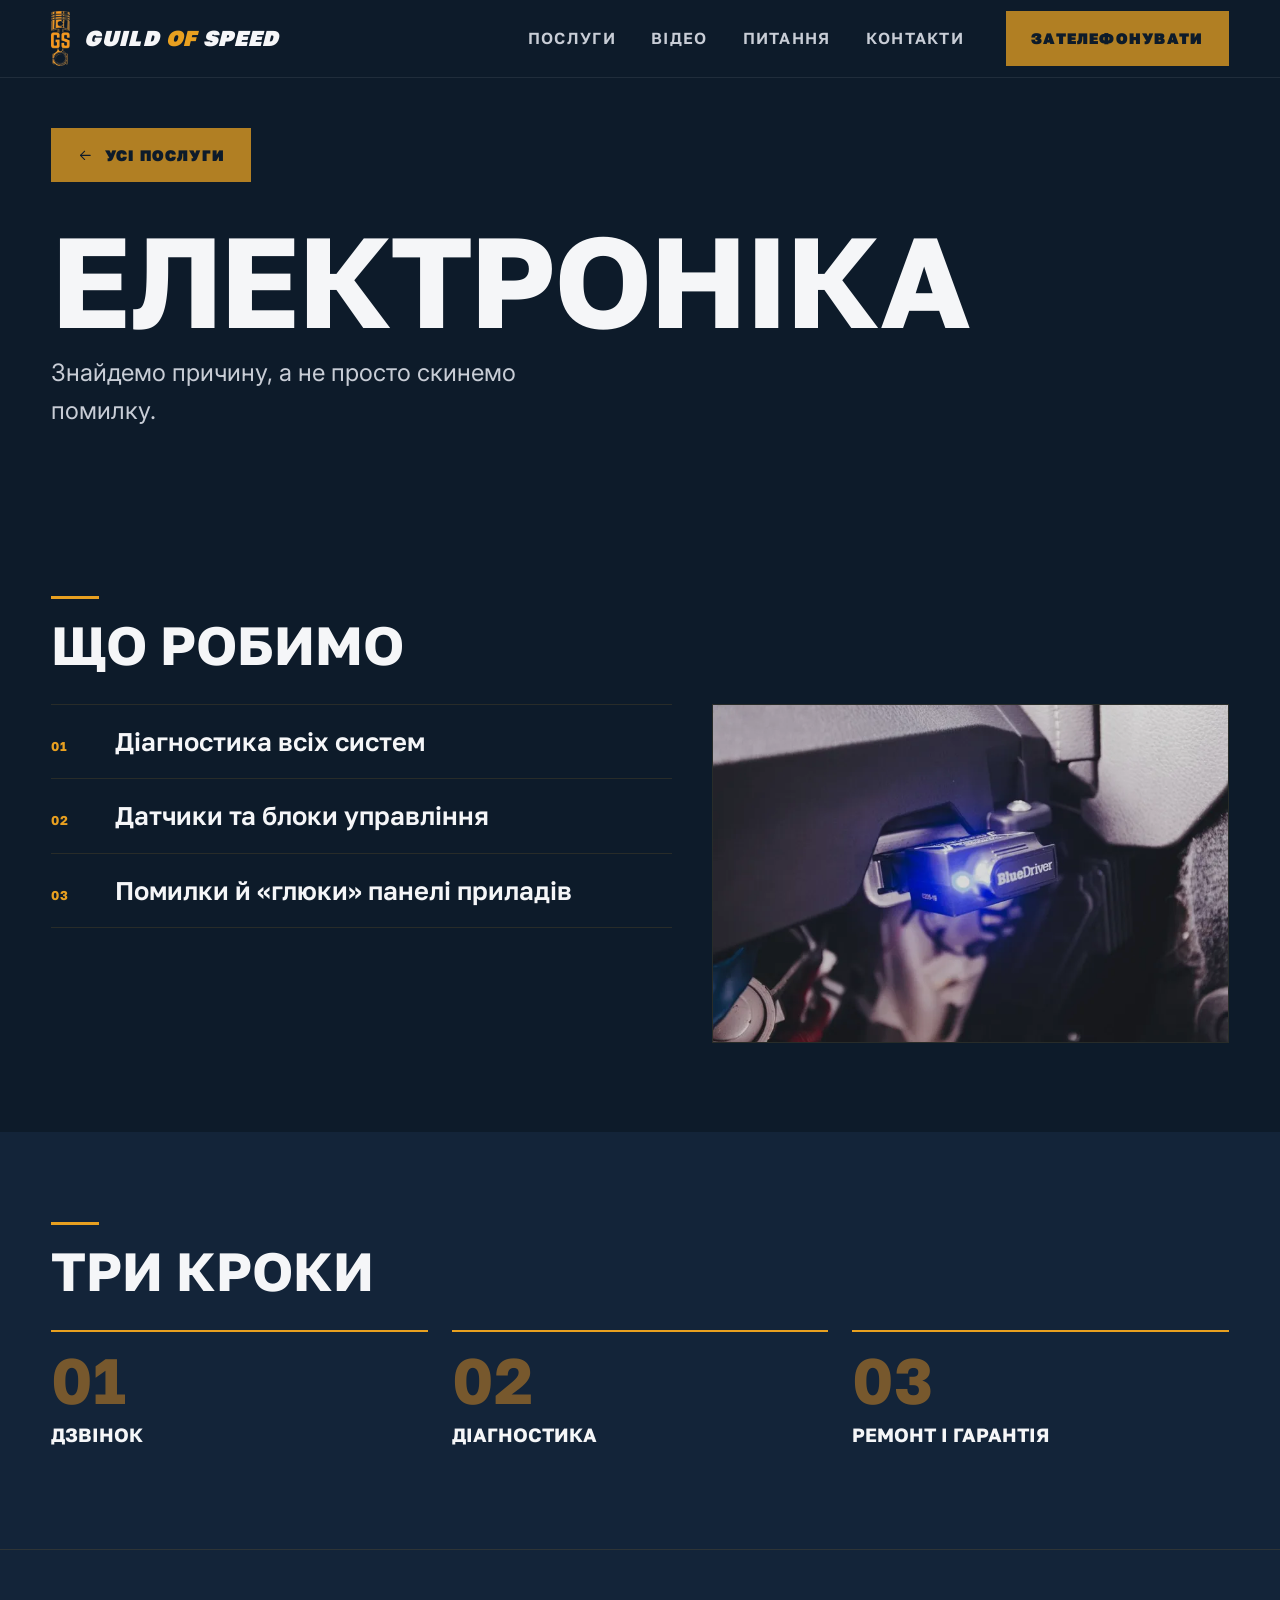
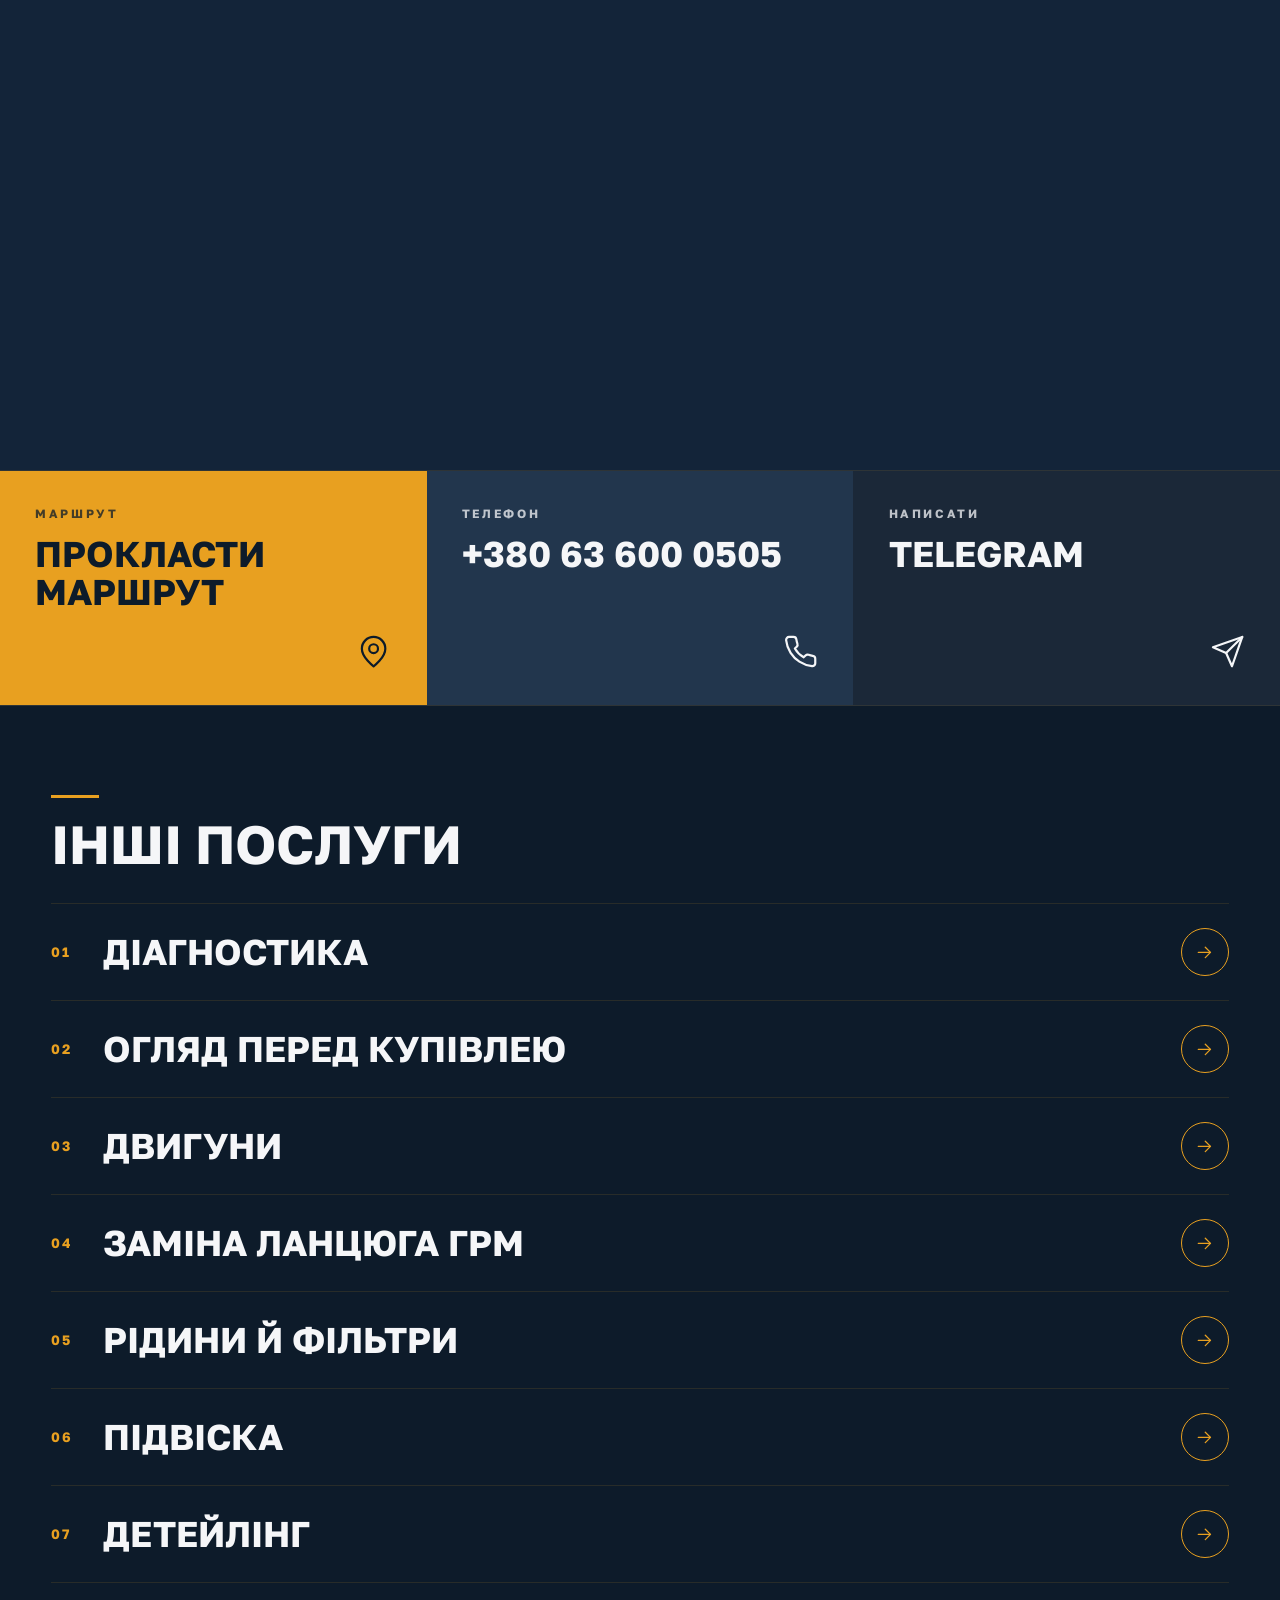
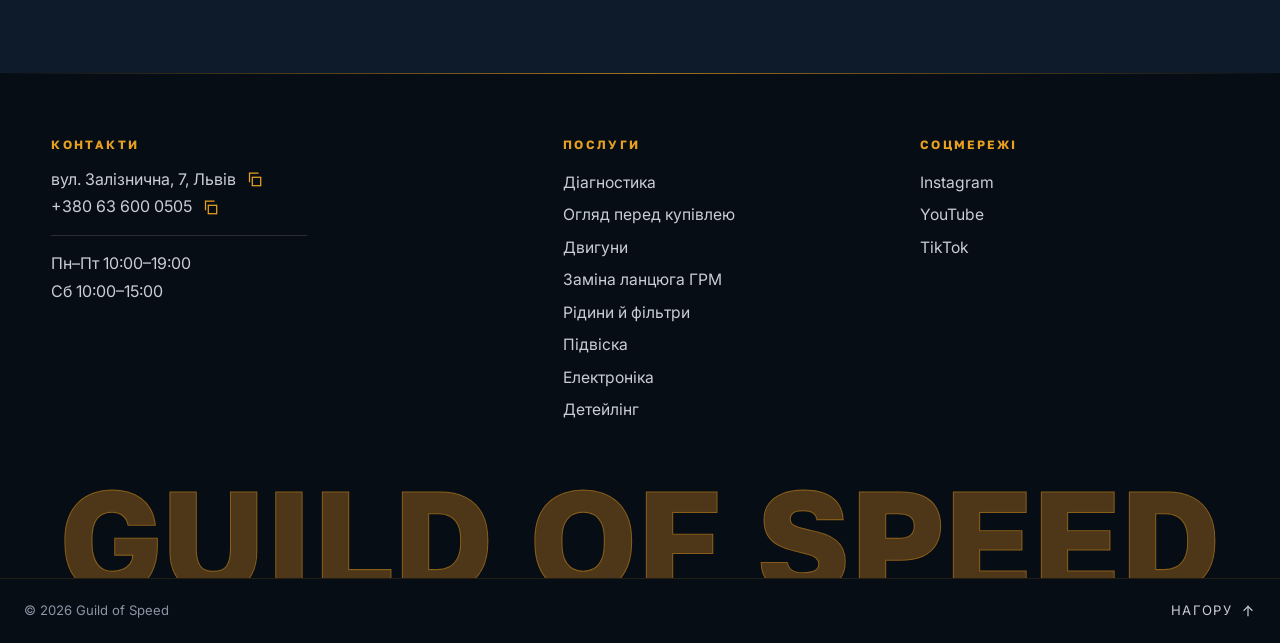
<file: experimental/elektronika.html>
<!DOCTYPE html>
<html lang="uk">
<head>
  <meta charset="UTF-8">
  <meta name="viewport" content="width=device-width, initial-scale=1.0">
  <title>Experimental — Електроніка | Guild of Speed</title>
  <meta name="description" content="Hidden preview of the new service page. Not indexed.">
  <meta name="robots" content="noindex, nofollow">
  <meta name="theme-color" content="#0d1b2a">
  <link rel="icon" type="image/png" href="/assets/icons/favicon.png">
  <link rel="apple-touch-icon" href="/assets/icons/apple-touch-icon.png">
  <link rel="preconnect" href="https://fonts.googleapis.com">
  <link rel="preconnect" href="https://fonts.gstatic.com" crossorigin>
  <link href="https://fonts.googleapis.com/css2?family=Golos+Text:wght@500;600;700;900&family=Inter:wght@400;500;600&display=swap" rel="stylesheet">
  <link rel="stylesheet" href="/experimental/assets/css/style.css?v=40c23a23">
  <script>document.documentElement.classList.add('js')</script>
  <script src="/experimental/assets/js/main.js?v=a6153063" defer></script>
</head>
<body>
  <svg width="0" height="0" style="position:absolute" aria-hidden="true" focusable="false">
    <symbol id="i-map-pin" viewBox="0 0 24 24"><path d="M20 10c0 6-8 12-8 12s-8-6-8-12a8 8 0 0 1 16 0Z"/><circle cx="12" cy="10" r="3"/></symbol>
    <symbol id="i-phone" viewBox="0 0 24 24"><path d="M22 16.92v3a2 2 0 0 1-2.18 2 19.79 19.79 0 0 1-8.63-3.07 19.5 19.5 0 0 1-6-6 19.79 19.79 0 0 1-3.07-8.67A2 2 0 0 1 4.11 2h3a2 2 0 0 1 2 1.72 12.84 12.84 0 0 0 .7 2.81 2 2 0 0 1-.45 2.11L8.09 9.91a16 16 0 0 0 6 6l1.27-1.27a2 2 0 0 1 2.11-.45 12.84 12.84 0 0 0 2.81.7A2 2 0 0 1 22 16.92z"/></symbol>
    <symbol id="i-send" viewBox="0 0 24 24"><path d="m22 2-7 20-4-9-9-4Z"/><path d="M22 2 11 13"/></symbol>
    <symbol id="i-arrow" viewBox="0 0 24 24"><path d="M5 12h14"/><path d="m13 6 6 6-6 6"/></symbol>
  </svg>
  <header class="nav" id="nav">
    <div class="nav__inner">
      <a href="#hero" class="nav__brand" aria-label="Guild of Speed — на початок">
        <img src="/experimental/assets/img/logo.webp" alt="Guild of Speed" class="nav__logo" width="57" height="168">
        <span class="nav__name">GUILD <span class="nav__of">OF</span> SPEED</span>
      </a>
      <nav class="nav__links" aria-label="Головне меню">
        <a href="index.html#services">Послуги</a>
        <a href="index.html#video">Відео</a>
        <a href="index.html#faq">Питання</a>
        <a href="#contacts">Контакти</a>
      </nav>
      <a href="tel:+380636000505" class="btn btn--primary nav__cta">Зателефонувати</a>
      <button class="burger" id="burger" aria-label="Меню" aria-expanded="false" aria-controls="mobileMenu"><span></span><span></span><span></span></button>
    </div>
  </header>
  <aside class="mobile-menu" id="mobileMenu" aria-label="Меню">
    <nav class="mobile-menu__links">
      <a href="index.html#services">Послуги</a>
      <a href="index.html#video">Відео</a>
      <a href="index.html#faq">Питання</a>
      <a href="#contacts">Контакти</a>
      <a href="tel:+380636000505" class="btn btn--primary">Зателефонувати</a>
      <a href="https://t.me/Guildofspeed" target="_blank" rel="noopener" class="btn btn--ghost">Telegram</a>
    </nav>
  </aside>
  <div class="mobile-overlay" id="mobileOverlay"></div>

  <main>
  <section class="cat" id="hero">
    <div class="cat__in">
      <a class="cat__back" href="index.html#services"><svg class="icon icon--flip" aria-hidden="true"><use href="#i-arrow"/></svg> Усі послуги</a>
      <h1 class="cat__title">Електроніка</h1>
      <p class="cat__lead">Знайдемо причину, а не просто скинемо помилку.</p>
    </div>
  </section>
  <section class="band" id="works">
    <div class="section">
      <h2 class="section__title">Що робимо</h2>
      <div class="cat__split">
        <ol class="works">
          <li><span class="work__n">01</span><span>Діагностика всіх систем</span></li>
          <li><span class="work__n">02</span><span>Датчики та блоки управління</span></li>
          <li><span class="work__n">03</span><span>Помилки й «глюки» панелі приладів</span></li>
        </ol>
        <img class="cat__img" src="/experimental/assets/img/services/electronics-wide.webp" alt="Діагностика електроніки BMW у Львові" width="800" height="523">
      </div>
    </div>
  </section>
  <section class="band band--alt" id="steps">
    <div class="section">
      <h2 class="section__title">Три кроки</h2>
      <div class="steps">
        <div class="step"><b>01</b><h3>Дзвінок</h3></div>
        <div class="step"><b>02</b><h3>Діагностика</h3></div>
        <div class="step"><b>03</b><h3>Ремонт і гарантія</h3></div>
      </div>
    </div>
  </section>
  </main>

  <section class="cta2" id="contacts">
    <div class="cta2__map"><iframe src="https://maps.google.com/maps?q=49.8444869,23.9954202&amp;z=17&amp;ie=UTF8&amp;output=embed" title="Карта: Guild of Speed, вул. Залізнична, 7, Львів" loading="lazy" allowfullscreen></iframe></div>
    <div class="tiles">
      <a href="https://maps.app.goo.gl/MFkGtPc2WMFkr57UA" target="_blank" rel="noopener"><small>Маршрут</small><b>Прокласти<br>маршрут</b><svg class="icon" aria-hidden="true"><use href="#i-map-pin"/></svg></a>
      <a href="tel:+380636000505"><small>Телефон</small><b class="nw">+380 63 600 0505</b><svg class="icon" aria-hidden="true"><use href="#i-phone"/></svg></a>
      <a href="https://t.me/Guildofspeed" target="_blank" rel="noopener"><small>Написати</small><b>Telegram</b><svg class="icon" aria-hidden="true"><use href="#i-send"/></svg></a>
    </div>
  </section>

  <section class="band" id="more">
    <div class="section">
      <h2 class="section__title">Інші послуги</h2>
      <div class="rows">
        <a class="row" href="diagnostyka.html"><span class="row__n">01</span><h3>Діагностика</h3><span class="row__go"><svg class="icon" aria-hidden="true"><use href="#i-arrow"/></svg></span></a>
        <a class="row" href="ohlyad.html"><span class="row__n">02</span><h3>Огляд перед купівлею</h3><span class="row__go"><svg class="icon" aria-hidden="true"><use href="#i-arrow"/></svg></span></a>
        <a class="row" href="dvyhuny.html"><span class="row__n">03</span><h3>Двигуни</h3><span class="row__go"><svg class="icon" aria-hidden="true"><use href="#i-arrow"/></svg></span></a>
        <a class="row" href="lantsyug-hrm.html"><span class="row__n">04</span><h3>Заміна ланцюга ГРМ</h3><span class="row__go"><svg class="icon" aria-hidden="true"><use href="#i-arrow"/></svg></span></a>
        <a class="row" href="ridyny.html"><span class="row__n">05</span><h3>Рідини й фільтри</h3><span class="row__go"><svg class="icon" aria-hidden="true"><use href="#i-arrow"/></svg></span></a>
        <a class="row" href="podviska.html"><span class="row__n">06</span><h3>Підвіска</h3><span class="row__go"><svg class="icon" aria-hidden="true"><use href="#i-arrow"/></svg></span></a>
        <a class="row" href="detejling.html"><span class="row__n">07</span><h3>Детейлінг</h3><span class="row__go"><svg class="icon" aria-hidden="true"><use href="#i-arrow"/></svg></span></a>
      </div>
    </div>
  </section>

  <footer class="foot2" id="foot">
    <div class="foot2__top">
      <div class="foot2__brand">
        <h4>Контакти</h4>
        <button class="copy" type="button" data-copy="вул. Залізнична, 7, Львів" aria-label="Скопіювати адресу"><span>вул. Залізнична, 7, Львів</span><svg class="copy__i" viewBox="0 0 24 24" aria-hidden="true"><rect x="9" y="9" width="12" height="12"/><path d="M5 15V3h12"/></svg></button>
        <button class="copy" type="button" data-copy="+380636000505" aria-label="Скопіювати номер"><span>+380 63 600 0505</span><svg class="copy__i" viewBox="0 0 24 24" aria-hidden="true"><rect x="9" y="9" width="12" height="12"/><path d="M5 15V3h12"/></svg></button>
        <p class="foot2__p">Пн–Пт 10:00–19:00<br>Сб 10:00–15:00</p>
      </div>
      <div>
        <h4>Послуги</h4>
        <a href="diagnostyka.html">Діагностика</a>
        <a href="ohlyad.html">Огляд перед купівлею</a>
        <a href="dvyhuny.html">Двигуни</a>
        <a href="lantsyug-hrm.html">Заміна ланцюга ГРМ</a>
        <a href="ridyny.html">Рідини й фільтри</a>
        <a href="podviska.html">Підвіска</a>
        <a href="elektronika.html">Електроніка</a>
        <a href="detejling.html">Детейлінг</a>
      </div>
      <div>
        <h4>Соцмережі</h4>
        <a href="https://www.instagram.com/guild.ofspeed/" target="_blank" rel="noopener">Instagram</a>
        <a href="https://www.youtube.com/@guildofspeed" target="_blank" rel="noopener">YouTube</a>
        <a href="https://www.tiktok.com/@guild.ofspeed" target="_blank" rel="noopener">TikTok</a>
      </div>
    </div>
    <div class="foot2__word" aria-hidden="true">GUILD OF SPEED</div>
    <div class="foot2__bar">
      <span>© <span id="year"></span> Guild of Speed</span>
      <a class="foot2__up" href="#hero">Нагору <svg class="icon" viewBox="0 0 24 24" aria-hidden="true"><path d="M12 19V5"/><path d="m6 11 6-6 6 6"/></svg></a>
    </div>
  </footer>

</body>
</html>
</file>
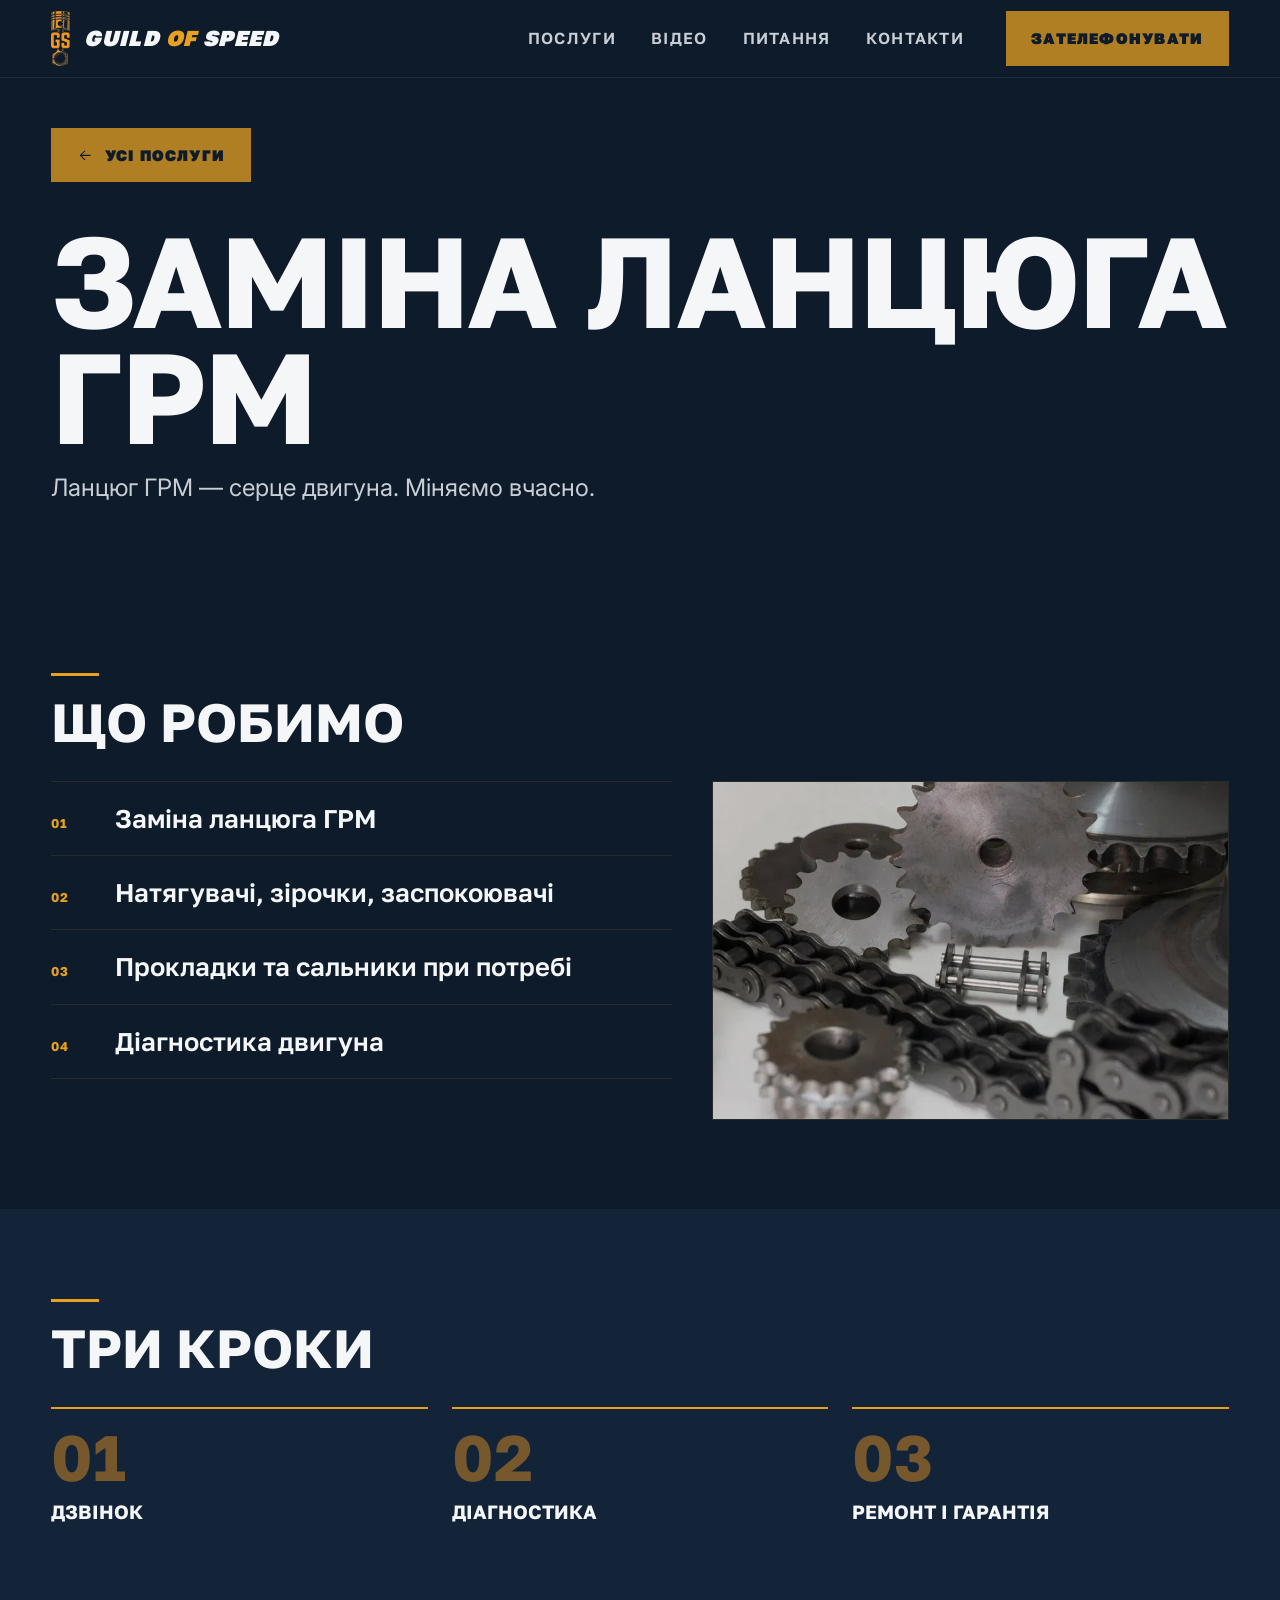
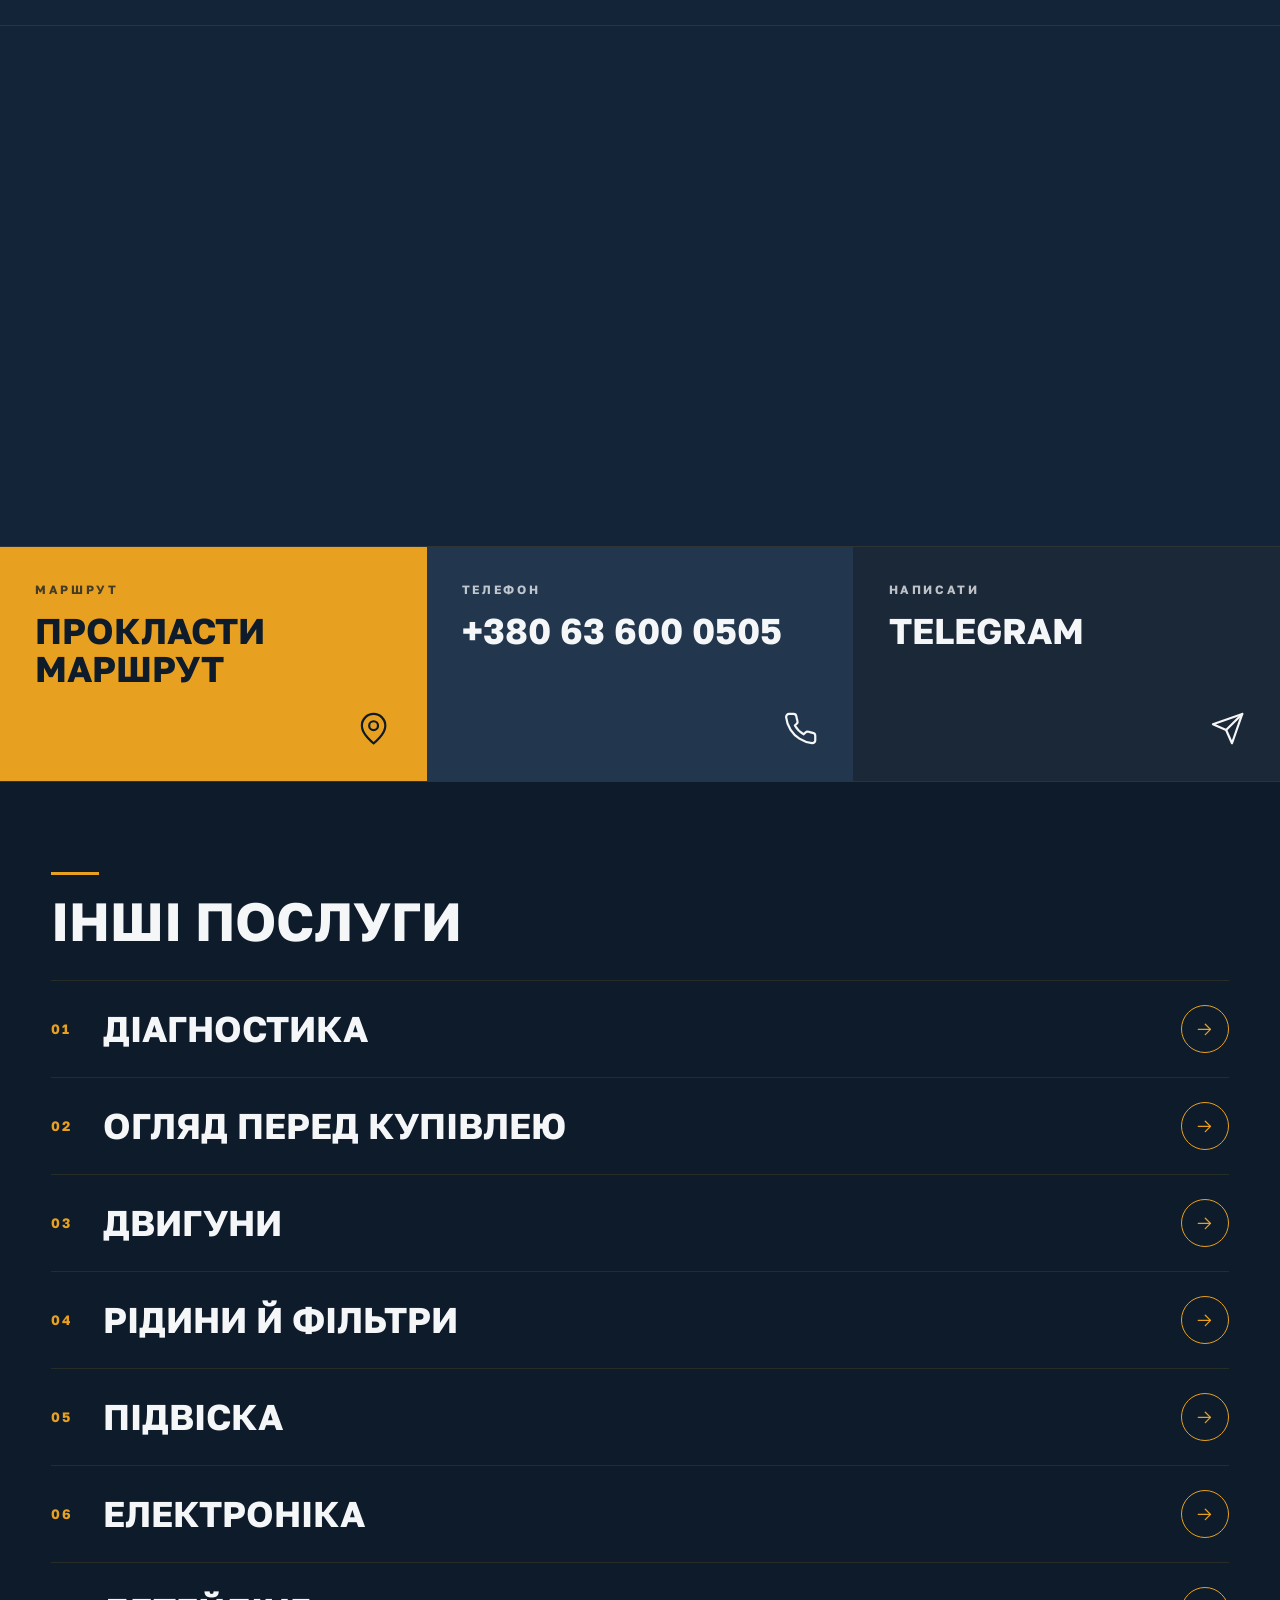
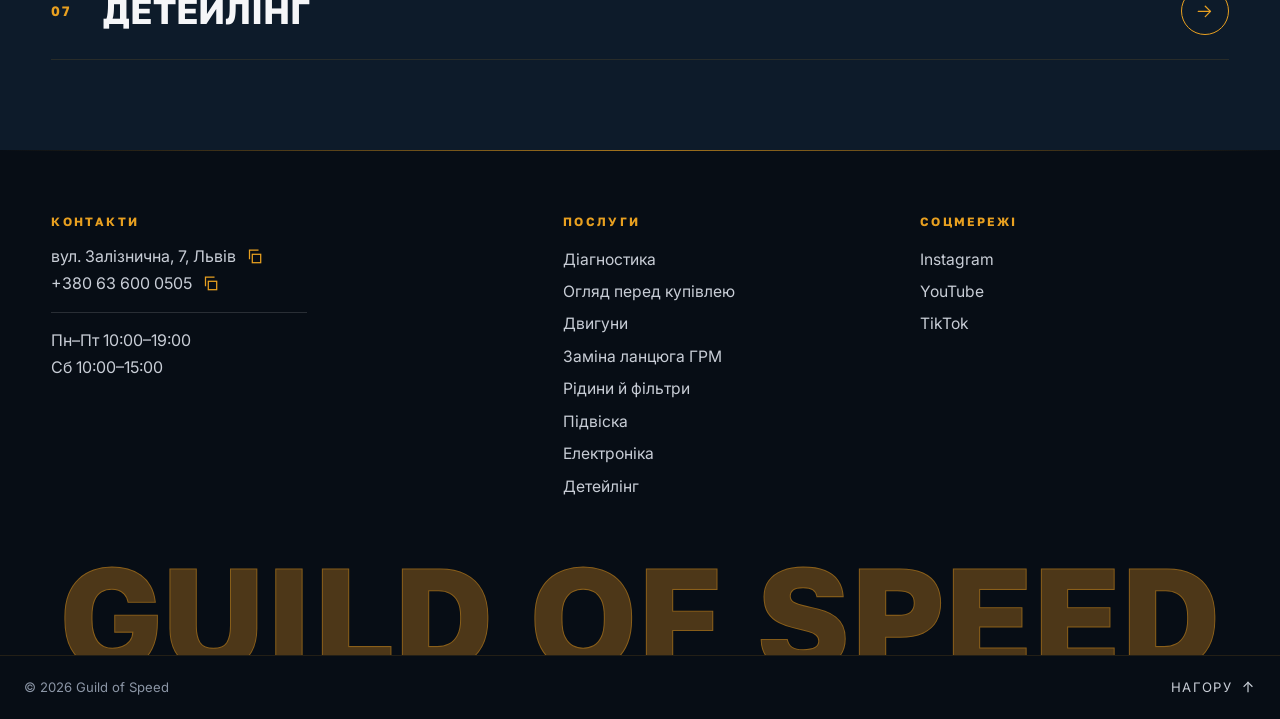
<file: experimental/lantsyug-hrm.html>
<!DOCTYPE html>
<html lang="uk">
<head>
  <meta charset="UTF-8">
  <meta name="viewport" content="width=device-width, initial-scale=1.0">
  <title>Experimental — Заміна ланцюга ГРМ | Guild of Speed</title>
  <meta name="description" content="Hidden preview of the new service page. Not indexed.">
  <meta name="robots" content="noindex, nofollow">
  <meta name="theme-color" content="#0d1b2a">
  <link rel="icon" type="image/png" href="/assets/icons/favicon.png">
  <link rel="apple-touch-icon" href="/assets/icons/apple-touch-icon.png">
  <link rel="preconnect" href="https://fonts.googleapis.com">
  <link rel="preconnect" href="https://fonts.gstatic.com" crossorigin>
  <link href="https://fonts.googleapis.com/css2?family=Golos+Text:wght@500;600;700;900&family=Inter:wght@400;500;600&display=swap" rel="stylesheet">
  <link rel="stylesheet" href="/experimental/assets/css/style.css?v=40c23a23">
  <script>document.documentElement.classList.add('js')</script>
  <script src="/experimental/assets/js/main.js?v=a6153063" defer></script>
</head>
<body>
  <svg width="0" height="0" style="position:absolute" aria-hidden="true" focusable="false">
    <symbol id="i-map-pin" viewBox="0 0 24 24"><path d="M20 10c0 6-8 12-8 12s-8-6-8-12a8 8 0 0 1 16 0Z"/><circle cx="12" cy="10" r="3"/></symbol>
    <symbol id="i-phone" viewBox="0 0 24 24"><path d="M22 16.92v3a2 2 0 0 1-2.18 2 19.79 19.79 0 0 1-8.63-3.07 19.5 19.5 0 0 1-6-6 19.79 19.79 0 0 1-3.07-8.67A2 2 0 0 1 4.11 2h3a2 2 0 0 1 2 1.72 12.84 12.84 0 0 0 .7 2.81 2 2 0 0 1-.45 2.11L8.09 9.91a16 16 0 0 0 6 6l1.27-1.27a2 2 0 0 1 2.11-.45 12.84 12.84 0 0 0 2.81.7A2 2 0 0 1 22 16.92z"/></symbol>
    <symbol id="i-send" viewBox="0 0 24 24"><path d="m22 2-7 20-4-9-9-4Z"/><path d="M22 2 11 13"/></symbol>
    <symbol id="i-arrow" viewBox="0 0 24 24"><path d="M5 12h14"/><path d="m13 6 6 6-6 6"/></symbol>
  </svg>
  <header class="nav" id="nav">
    <div class="nav__inner">
      <a href="#hero" class="nav__brand" aria-label="Guild of Speed — на початок">
        <img src="/experimental/assets/img/logo.webp" alt="Guild of Speed" class="nav__logo" width="57" height="168">
        <span class="nav__name">GUILD <span class="nav__of">OF</span> SPEED</span>
      </a>
      <nav class="nav__links" aria-label="Головне меню">
        <a href="index.html#services">Послуги</a>
        <a href="index.html#video">Відео</a>
        <a href="index.html#faq">Питання</a>
        <a href="#contacts">Контакти</a>
      </nav>
      <a href="tel:+380636000505" class="btn btn--primary nav__cta">Зателефонувати</a>
      <button class="burger" id="burger" aria-label="Меню" aria-expanded="false" aria-controls="mobileMenu"><span></span><span></span><span></span></button>
    </div>
  </header>
  <aside class="mobile-menu" id="mobileMenu" aria-label="Меню">
    <nav class="mobile-menu__links">
      <a href="index.html#services">Послуги</a>
      <a href="index.html#video">Відео</a>
      <a href="index.html#faq">Питання</a>
      <a href="#contacts">Контакти</a>
      <a href="tel:+380636000505" class="btn btn--primary">Зателефонувати</a>
      <a href="https://t.me/Guildofspeed" target="_blank" rel="noopener" class="btn btn--ghost">Telegram</a>
    </nav>
  </aside>
  <div class="mobile-overlay" id="mobileOverlay"></div>

  <main>
  <section class="cat" id="hero">
    <div class="cat__in">
      <a class="cat__back" href="index.html#services"><svg class="icon icon--flip" aria-hidden="true"><use href="#i-arrow"/></svg> Усі послуги</a>
      <h1 class="cat__title">Заміна ланцюга ГРМ</h1>
      <p class="cat__lead">Ланцюг ГРМ — серце двигуна. Міняємо вчасно.</p>
    </div>
  </section>
  <section class="band" id="works">
    <div class="section">
      <h2 class="section__title">Що робимо</h2>
      <div class="cat__split">
        <ol class="works">
          <li><span class="work__n">01</span><span>Заміна ланцюга ГРМ</span></li>
          <li><span class="work__n">02</span><span>Натягувачі, зірочки, заспокоювачі</span></li>
          <li><span class="work__n">03</span><span>Прокладки та сальники при потребі</span></li>
          <li><span class="work__n">04</span><span>Діагностика двигуна</span></li>
        </ol>
        <img class="cat__img" src="/experimental/assets/img/services/timing-wide.webp" alt="Заміна ланцюга ГРМ BMW у Львові" width="800" height="523">
      </div>
    </div>
  </section>
  <section class="band band--alt" id="steps">
    <div class="section">
      <h2 class="section__title">Три кроки</h2>
      <div class="steps">
        <div class="step"><b>01</b><h3>Дзвінок</h3></div>
        <div class="step"><b>02</b><h3>Діагностика</h3></div>
        <div class="step"><b>03</b><h3>Ремонт і гарантія</h3></div>
      </div>
    </div>
  </section>
  </main>

  <section class="cta2" id="contacts">
    <div class="cta2__map"><iframe src="https://maps.google.com/maps?q=49.8444869,23.9954202&amp;z=17&amp;ie=UTF8&amp;output=embed" title="Карта: Guild of Speed, вул. Залізнична, 7, Львів" loading="lazy" allowfullscreen></iframe></div>
    <div class="tiles">
      <a href="https://maps.app.goo.gl/MFkGtPc2WMFkr57UA" target="_blank" rel="noopener"><small>Маршрут</small><b>Прокласти<br>маршрут</b><svg class="icon" aria-hidden="true"><use href="#i-map-pin"/></svg></a>
      <a href="tel:+380636000505"><small>Телефон</small><b class="nw">+380 63 600 0505</b><svg class="icon" aria-hidden="true"><use href="#i-phone"/></svg></a>
      <a href="https://t.me/Guildofspeed" target="_blank" rel="noopener"><small>Написати</small><b>Telegram</b><svg class="icon" aria-hidden="true"><use href="#i-send"/></svg></a>
    </div>
  </section>

  <section class="band" id="more">
    <div class="section">
      <h2 class="section__title">Інші послуги</h2>
      <div class="rows">
        <a class="row" href="diagnostyka.html"><span class="row__n">01</span><h3>Діагностика</h3><span class="row__go"><svg class="icon" aria-hidden="true"><use href="#i-arrow"/></svg></span></a>
        <a class="row" href="ohlyad.html"><span class="row__n">02</span><h3>Огляд перед купівлею</h3><span class="row__go"><svg class="icon" aria-hidden="true"><use href="#i-arrow"/></svg></span></a>
        <a class="row" href="dvyhuny.html"><span class="row__n">03</span><h3>Двигуни</h3><span class="row__go"><svg class="icon" aria-hidden="true"><use href="#i-arrow"/></svg></span></a>
        <a class="row" href="ridyny.html"><span class="row__n">04</span><h3>Рідини й фільтри</h3><span class="row__go"><svg class="icon" aria-hidden="true"><use href="#i-arrow"/></svg></span></a>
        <a class="row" href="podviska.html"><span class="row__n">05</span><h3>Підвіска</h3><span class="row__go"><svg class="icon" aria-hidden="true"><use href="#i-arrow"/></svg></span></a>
        <a class="row" href="elektronika.html"><span class="row__n">06</span><h3>Електроніка</h3><span class="row__go"><svg class="icon" aria-hidden="true"><use href="#i-arrow"/></svg></span></a>
        <a class="row" href="detejling.html"><span class="row__n">07</span><h3>Детейлінг</h3><span class="row__go"><svg class="icon" aria-hidden="true"><use href="#i-arrow"/></svg></span></a>
      </div>
    </div>
  </section>

  <footer class="foot2" id="foot">
    <div class="foot2__top">
      <div class="foot2__brand">
        <h4>Контакти</h4>
        <button class="copy" type="button" data-copy="вул. Залізнична, 7, Львів" aria-label="Скопіювати адресу"><span>вул. Залізнична, 7, Львів</span><svg class="copy__i" viewBox="0 0 24 24" aria-hidden="true"><rect x="9" y="9" width="12" height="12"/><path d="M5 15V3h12"/></svg></button>
        <button class="copy" type="button" data-copy="+380636000505" aria-label="Скопіювати номер"><span>+380 63 600 0505</span><svg class="copy__i" viewBox="0 0 24 24" aria-hidden="true"><rect x="9" y="9" width="12" height="12"/><path d="M5 15V3h12"/></svg></button>
        <p class="foot2__p">Пн–Пт 10:00–19:00<br>Сб 10:00–15:00</p>
      </div>
      <div>
        <h4>Послуги</h4>
        <a href="diagnostyka.html">Діагностика</a>
        <a href="ohlyad.html">Огляд перед купівлею</a>
        <a href="dvyhuny.html">Двигуни</a>
        <a href="lantsyug-hrm.html">Заміна ланцюга ГРМ</a>
        <a href="ridyny.html">Рідини й фільтри</a>
        <a href="podviska.html">Підвіска</a>
        <a href="elektronika.html">Електроніка</a>
        <a href="detejling.html">Детейлінг</a>
      </div>
      <div>
        <h4>Соцмережі</h4>
        <a href="https://www.instagram.com/guild.ofspeed/" target="_blank" rel="noopener">Instagram</a>
        <a href="https://www.youtube.com/@guildofspeed" target="_blank" rel="noopener">YouTube</a>
        <a href="https://www.tiktok.com/@guild.ofspeed" target="_blank" rel="noopener">TikTok</a>
      </div>
    </div>
    <div class="foot2__word" aria-hidden="true">GUILD OF SPEED</div>
    <div class="foot2__bar">
      <span>© <span id="year"></span> Guild of Speed</span>
      <a class="foot2__up" href="#hero">Нагору <svg class="icon" viewBox="0 0 24 24" aria-hidden="true"><path d="M12 19V5"/><path d="m6 11 6-6 6 6"/></svg></a>
    </div>
  </footer>

</body>
</html>
</file>
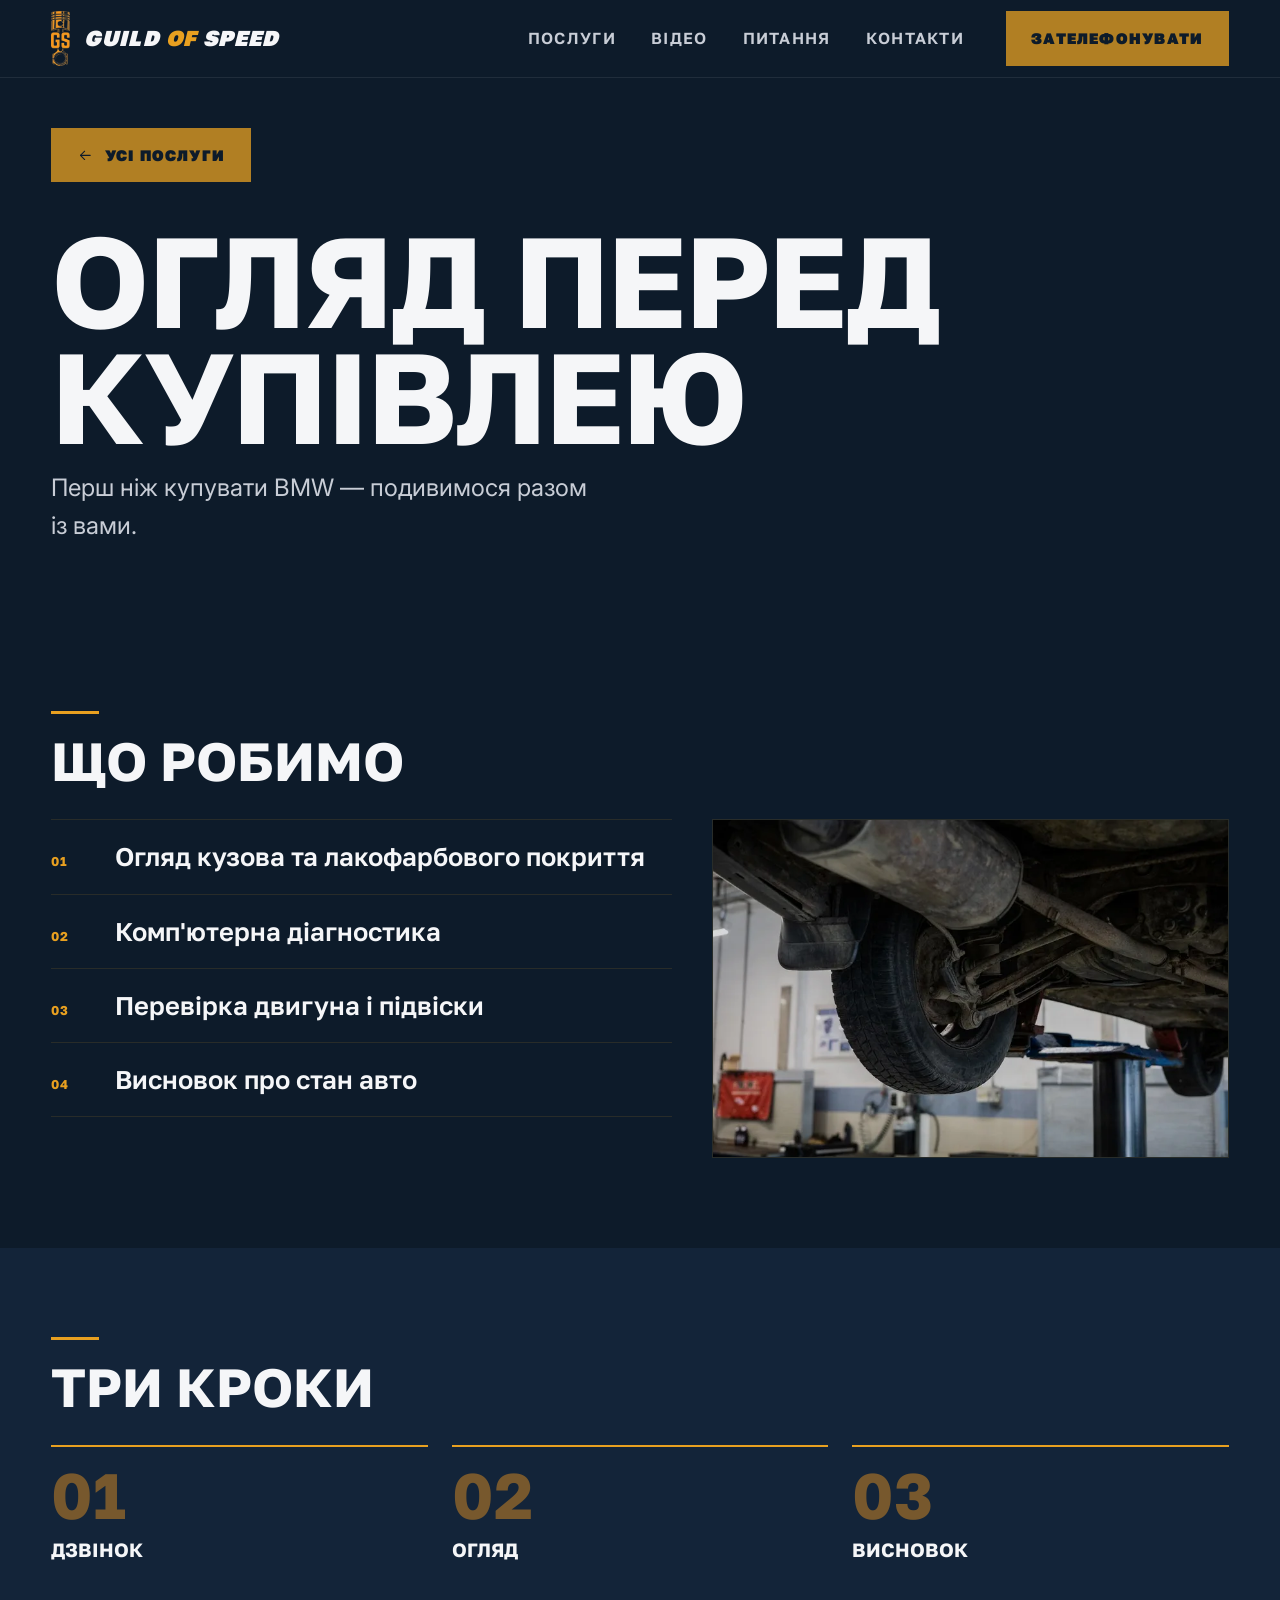
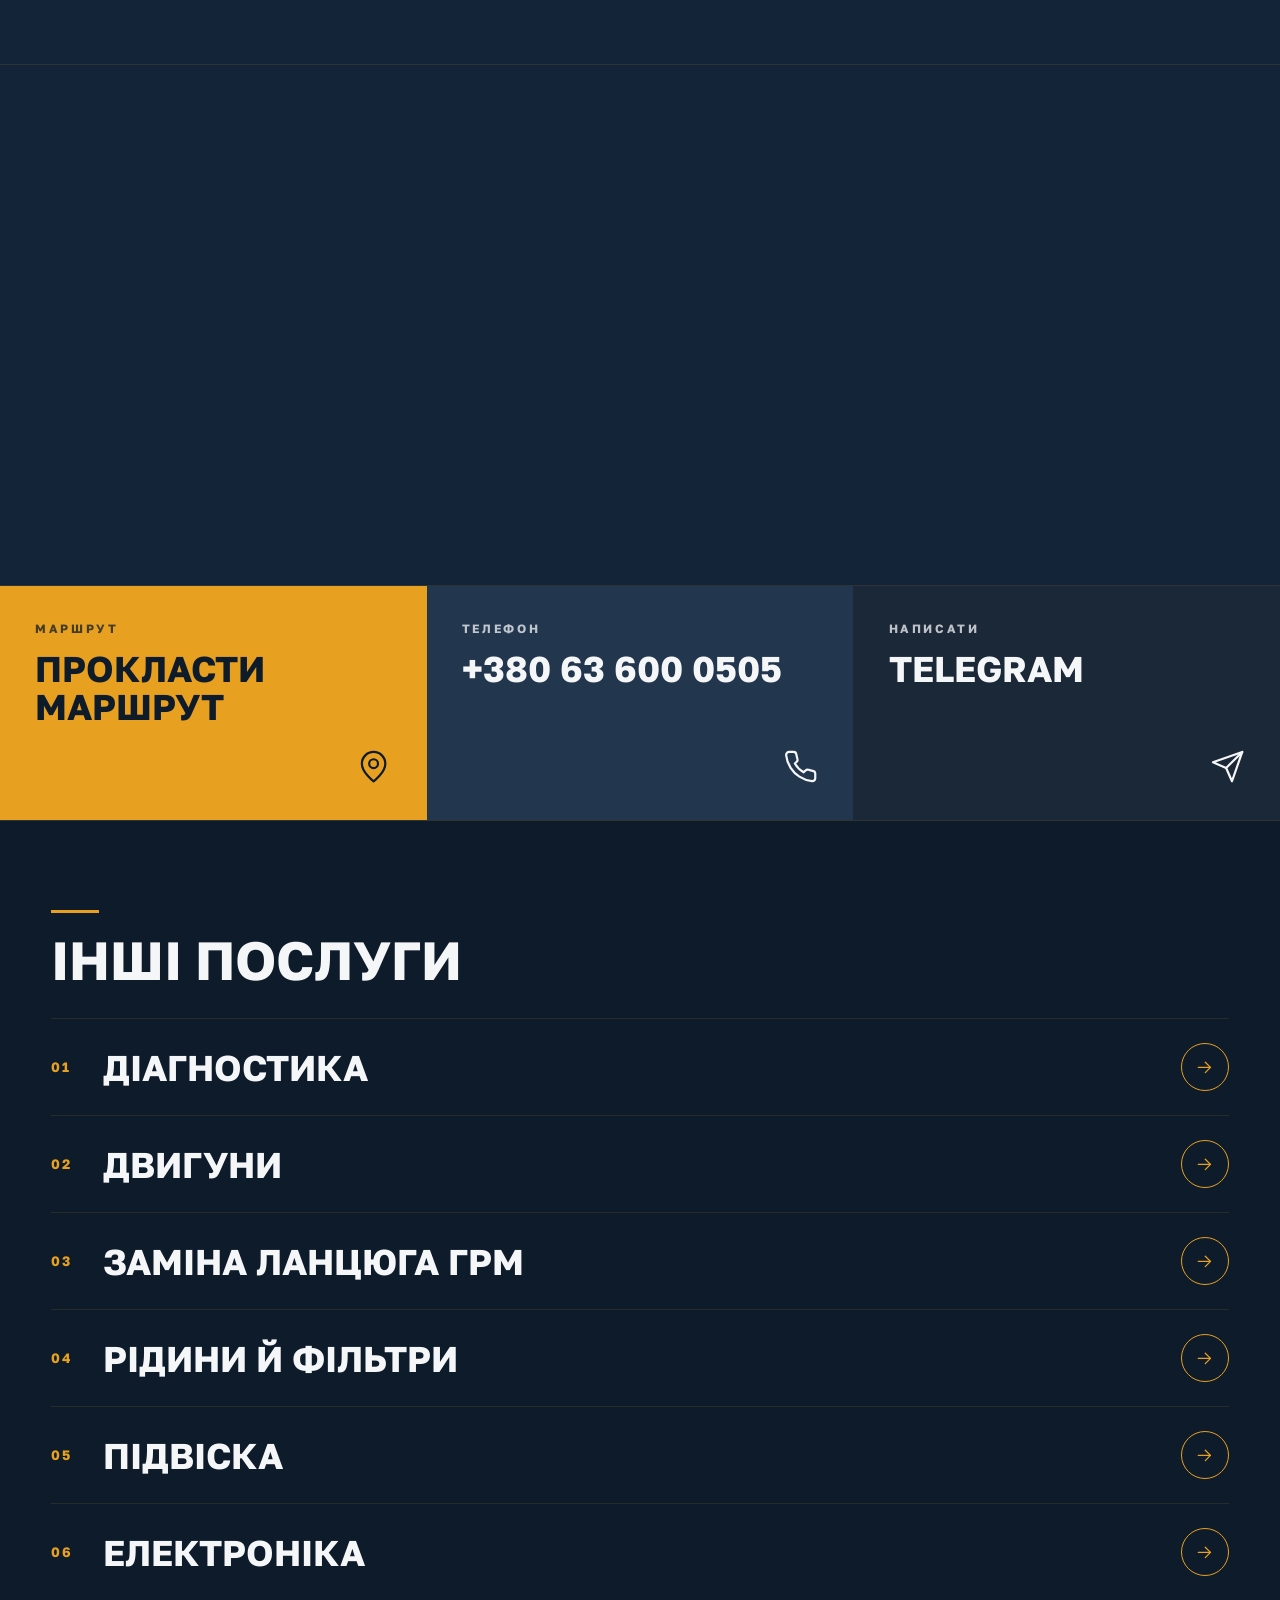
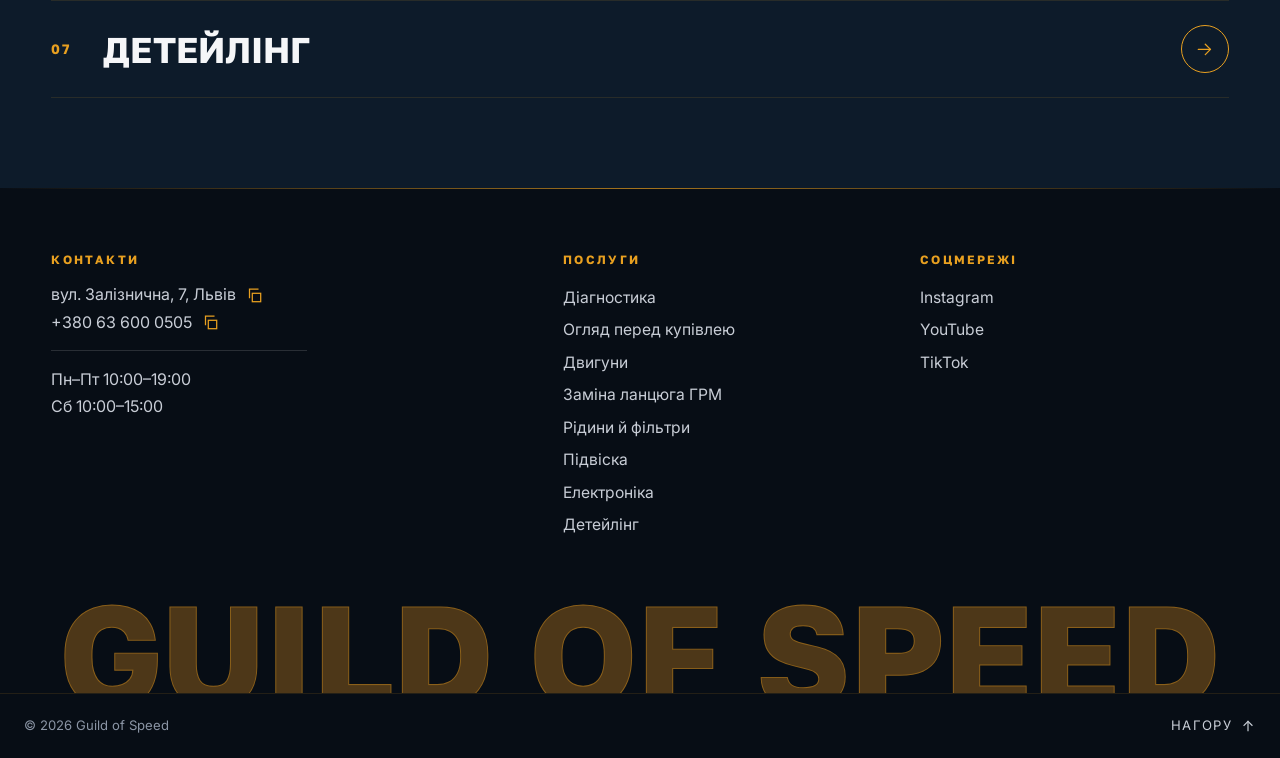
<file: experimental/ohlyad.html>
<!DOCTYPE html>
<html lang="uk">
<head>
  <meta charset="UTF-8">
  <meta name="viewport" content="width=device-width, initial-scale=1.0">
  <title>Experimental — Огляд перед купівлею | Guild of Speed</title>
  <meta name="description" content="Hidden preview of the new service page. Not indexed.">
  <meta name="robots" content="noindex, nofollow">
  <meta name="theme-color" content="#0d1b2a">
  <link rel="icon" type="image/png" href="/assets/icons/favicon.png">
  <link rel="apple-touch-icon" href="/assets/icons/apple-touch-icon.png">
  <link rel="preconnect" href="https://fonts.googleapis.com">
  <link rel="preconnect" href="https://fonts.gstatic.com" crossorigin>
  <link href="https://fonts.googleapis.com/css2?family=Golos+Text:wght@500;600;700;900&family=Inter:wght@400;500;600&display=swap" rel="stylesheet">
  <link rel="stylesheet" href="/experimental/assets/css/style.css?v=40c23a23">
  <script>document.documentElement.classList.add('js')</script>
  <script src="/experimental/assets/js/main.js?v=a6153063" defer></script>
</head>
<body>
  <svg width="0" height="0" style="position:absolute" aria-hidden="true" focusable="false">
    <symbol id="i-map-pin" viewBox="0 0 24 24"><path d="M20 10c0 6-8 12-8 12s-8-6-8-12a8 8 0 0 1 16 0Z"/><circle cx="12" cy="10" r="3"/></symbol>
    <symbol id="i-phone" viewBox="0 0 24 24"><path d="M22 16.92v3a2 2 0 0 1-2.18 2 19.79 19.79 0 0 1-8.63-3.07 19.5 19.5 0 0 1-6-6 19.79 19.79 0 0 1-3.07-8.67A2 2 0 0 1 4.11 2h3a2 2 0 0 1 2 1.72 12.84 12.84 0 0 0 .7 2.81 2 2 0 0 1-.45 2.11L8.09 9.91a16 16 0 0 0 6 6l1.27-1.27a2 2 0 0 1 2.11-.45 12.84 12.84 0 0 0 2.81.7A2 2 0 0 1 22 16.92z"/></symbol>
    <symbol id="i-send" viewBox="0 0 24 24"><path d="m22 2-7 20-4-9-9-4Z"/><path d="M22 2 11 13"/></symbol>
    <symbol id="i-arrow" viewBox="0 0 24 24"><path d="M5 12h14"/><path d="m13 6 6 6-6 6"/></symbol>
  </svg>
  <header class="nav" id="nav">
    <div class="nav__inner">
      <a href="#hero" class="nav__brand" aria-label="Guild of Speed — на початок">
        <img src="/experimental/assets/img/logo.webp" alt="Guild of Speed" class="nav__logo" width="57" height="168">
        <span class="nav__name">GUILD <span class="nav__of">OF</span> SPEED</span>
      </a>
      <nav class="nav__links" aria-label="Головне меню">
        <a href="index.html#services">Послуги</a>
        <a href="index.html#video">Відео</a>
        <a href="index.html#faq">Питання</a>
        <a href="#contacts">Контакти</a>
      </nav>
      <a href="tel:+380636000505" class="btn btn--primary nav__cta">Зателефонувати</a>
      <button class="burger" id="burger" aria-label="Меню" aria-expanded="false" aria-controls="mobileMenu"><span></span><span></span><span></span></button>
    </div>
  </header>
  <aside class="mobile-menu" id="mobileMenu" aria-label="Меню">
    <nav class="mobile-menu__links">
      <a href="index.html#services">Послуги</a>
      <a href="index.html#video">Відео</a>
      <a href="index.html#faq">Питання</a>
      <a href="#contacts">Контакти</a>
      <a href="tel:+380636000505" class="btn btn--primary">Зателефонувати</a>
      <a href="https://t.me/Guildofspeed" target="_blank" rel="noopener" class="btn btn--ghost">Telegram</a>
    </nav>
  </aside>
  <div class="mobile-overlay" id="mobileOverlay"></div>

  <main>
  <section class="cat" id="hero">
    <div class="cat__in">
      <a class="cat__back" href="index.html#services"><svg class="icon icon--flip" aria-hidden="true"><use href="#i-arrow"/></svg> Усі послуги</a>
      <h1 class="cat__title">Огляд перед купівлею</h1>
      <p class="cat__lead">Перш ніж купувати BMW — подивимося разом із вами.</p>
    </div>
  </section>
  <section class="band" id="works">
    <div class="section">
      <h2 class="section__title">Що робимо</h2>
      <div class="cat__split">
        <ol class="works">
          <li><span class="work__n">01</span><span>Огляд кузова та лакофарбового покриття</span></li>
          <li><span class="work__n">02</span><span>Комп'ютерна діагностика</span></li>
          <li><span class="work__n">03</span><span>Перевірка двигуна і підвіски</span></li>
          <li><span class="work__n">04</span><span>Висновок про стан авто</span></li>
        </ol>
        <img class="cat__img" src="/experimental/assets/img/services/inspection-wide.webp" alt="Огляд BMW перед купівлею у Львові" width="800" height="523">
      </div>
    </div>
  </section>
  <section class="band band--alt" id="steps">
    <div class="section">
      <h2 class="section__title">Три кроки</h2>
      <div class="steps">
        <div class="step"><b>01</b><h3>Дзвінок</h3></div>
        <div class="step"><b>02</b><h3>Огляд</h3></div>
        <div class="step"><b>03</b><h3>Висновок</h3></div>
      </div>
    </div>
  </section>
  </main>

  <section class="cta2" id="contacts">
    <div class="cta2__map"><iframe src="https://maps.google.com/maps?q=49.8444869,23.9954202&amp;z=17&amp;ie=UTF8&amp;output=embed" title="Карта: Guild of Speed, вул. Залізнична, 7, Львів" loading="lazy" allowfullscreen></iframe></div>
    <div class="tiles">
      <a href="https://maps.app.goo.gl/MFkGtPc2WMFkr57UA" target="_blank" rel="noopener"><small>Маршрут</small><b>Прокласти<br>маршрут</b><svg class="icon" aria-hidden="true"><use href="#i-map-pin"/></svg></a>
      <a href="tel:+380636000505"><small>Телефон</small><b class="nw">+380 63 600 0505</b><svg class="icon" aria-hidden="true"><use href="#i-phone"/></svg></a>
      <a href="https://t.me/Guildofspeed" target="_blank" rel="noopener"><small>Написати</small><b>Telegram</b><svg class="icon" aria-hidden="true"><use href="#i-send"/></svg></a>
    </div>
  </section>

  <section class="band" id="more">
    <div class="section">
      <h2 class="section__title">Інші послуги</h2>
      <div class="rows">
        <a class="row" href="diagnostyka.html"><span class="row__n">01</span><h3>Діагностика</h3><span class="row__go"><svg class="icon" aria-hidden="true"><use href="#i-arrow"/></svg></span></a>
        <a class="row" href="dvyhuny.html"><span class="row__n">02</span><h3>Двигуни</h3><span class="row__go"><svg class="icon" aria-hidden="true"><use href="#i-arrow"/></svg></span></a>
        <a class="row" href="lantsyug-hrm.html"><span class="row__n">03</span><h3>Заміна ланцюга ГРМ</h3><span class="row__go"><svg class="icon" aria-hidden="true"><use href="#i-arrow"/></svg></span></a>
        <a class="row" href="ridyny.html"><span class="row__n">04</span><h3>Рідини й фільтри</h3><span class="row__go"><svg class="icon" aria-hidden="true"><use href="#i-arrow"/></svg></span></a>
        <a class="row" href="podviska.html"><span class="row__n">05</span><h3>Підвіска</h3><span class="row__go"><svg class="icon" aria-hidden="true"><use href="#i-arrow"/></svg></span></a>
        <a class="row" href="elektronika.html"><span class="row__n">06</span><h3>Електроніка</h3><span class="row__go"><svg class="icon" aria-hidden="true"><use href="#i-arrow"/></svg></span></a>
        <a class="row" href="detejling.html"><span class="row__n">07</span><h3>Детейлінг</h3><span class="row__go"><svg class="icon" aria-hidden="true"><use href="#i-arrow"/></svg></span></a>
      </div>
    </div>
  </section>

  <footer class="foot2" id="foot">
    <div class="foot2__top">
      <div class="foot2__brand">
        <h4>Контакти</h4>
        <button class="copy" type="button" data-copy="вул. Залізнична, 7, Львів" aria-label="Скопіювати адресу"><span>вул. Залізнична, 7, Львів</span><svg class="copy__i" viewBox="0 0 24 24" aria-hidden="true"><rect x="9" y="9" width="12" height="12"/><path d="M5 15V3h12"/></svg></button>
        <button class="copy" type="button" data-copy="+380636000505" aria-label="Скопіювати номер"><span>+380 63 600 0505</span><svg class="copy__i" viewBox="0 0 24 24" aria-hidden="true"><rect x="9" y="9" width="12" height="12"/><path d="M5 15V3h12"/></svg></button>
        <p class="foot2__p">Пн–Пт 10:00–19:00<br>Сб 10:00–15:00</p>
      </div>
      <div>
        <h4>Послуги</h4>
        <a href="diagnostyka.html">Діагностика</a>
        <a href="ohlyad.html">Огляд перед купівлею</a>
        <a href="dvyhuny.html">Двигуни</a>
        <a href="lantsyug-hrm.html">Заміна ланцюга ГРМ</a>
        <a href="ridyny.html">Рідини й фільтри</a>
        <a href="podviska.html">Підвіска</a>
        <a href="elektronika.html">Електроніка</a>
        <a href="detejling.html">Детейлінг</a>
      </div>
      <div>
        <h4>Соцмережі</h4>
        <a href="https://www.instagram.com/guild.ofspeed/" target="_blank" rel="noopener">Instagram</a>
        <a href="https://www.youtube.com/@guildofspeed" target="_blank" rel="noopener">YouTube</a>
        <a href="https://www.tiktok.com/@guild.ofspeed" target="_blank" rel="noopener">TikTok</a>
      </div>
    </div>
    <div class="foot2__word" aria-hidden="true">GUILD OF SPEED</div>
    <div class="foot2__bar">
      <span>© <span id="year"></span> Guild of Speed</span>
      <a class="foot2__up" href="#hero">Нагору <svg class="icon" viewBox="0 0 24 24" aria-hidden="true"><path d="M12 19V5"/><path d="m6 11 6-6 6 6"/></svg></a>
    </div>
  </footer>

</body>
</html>
</file>
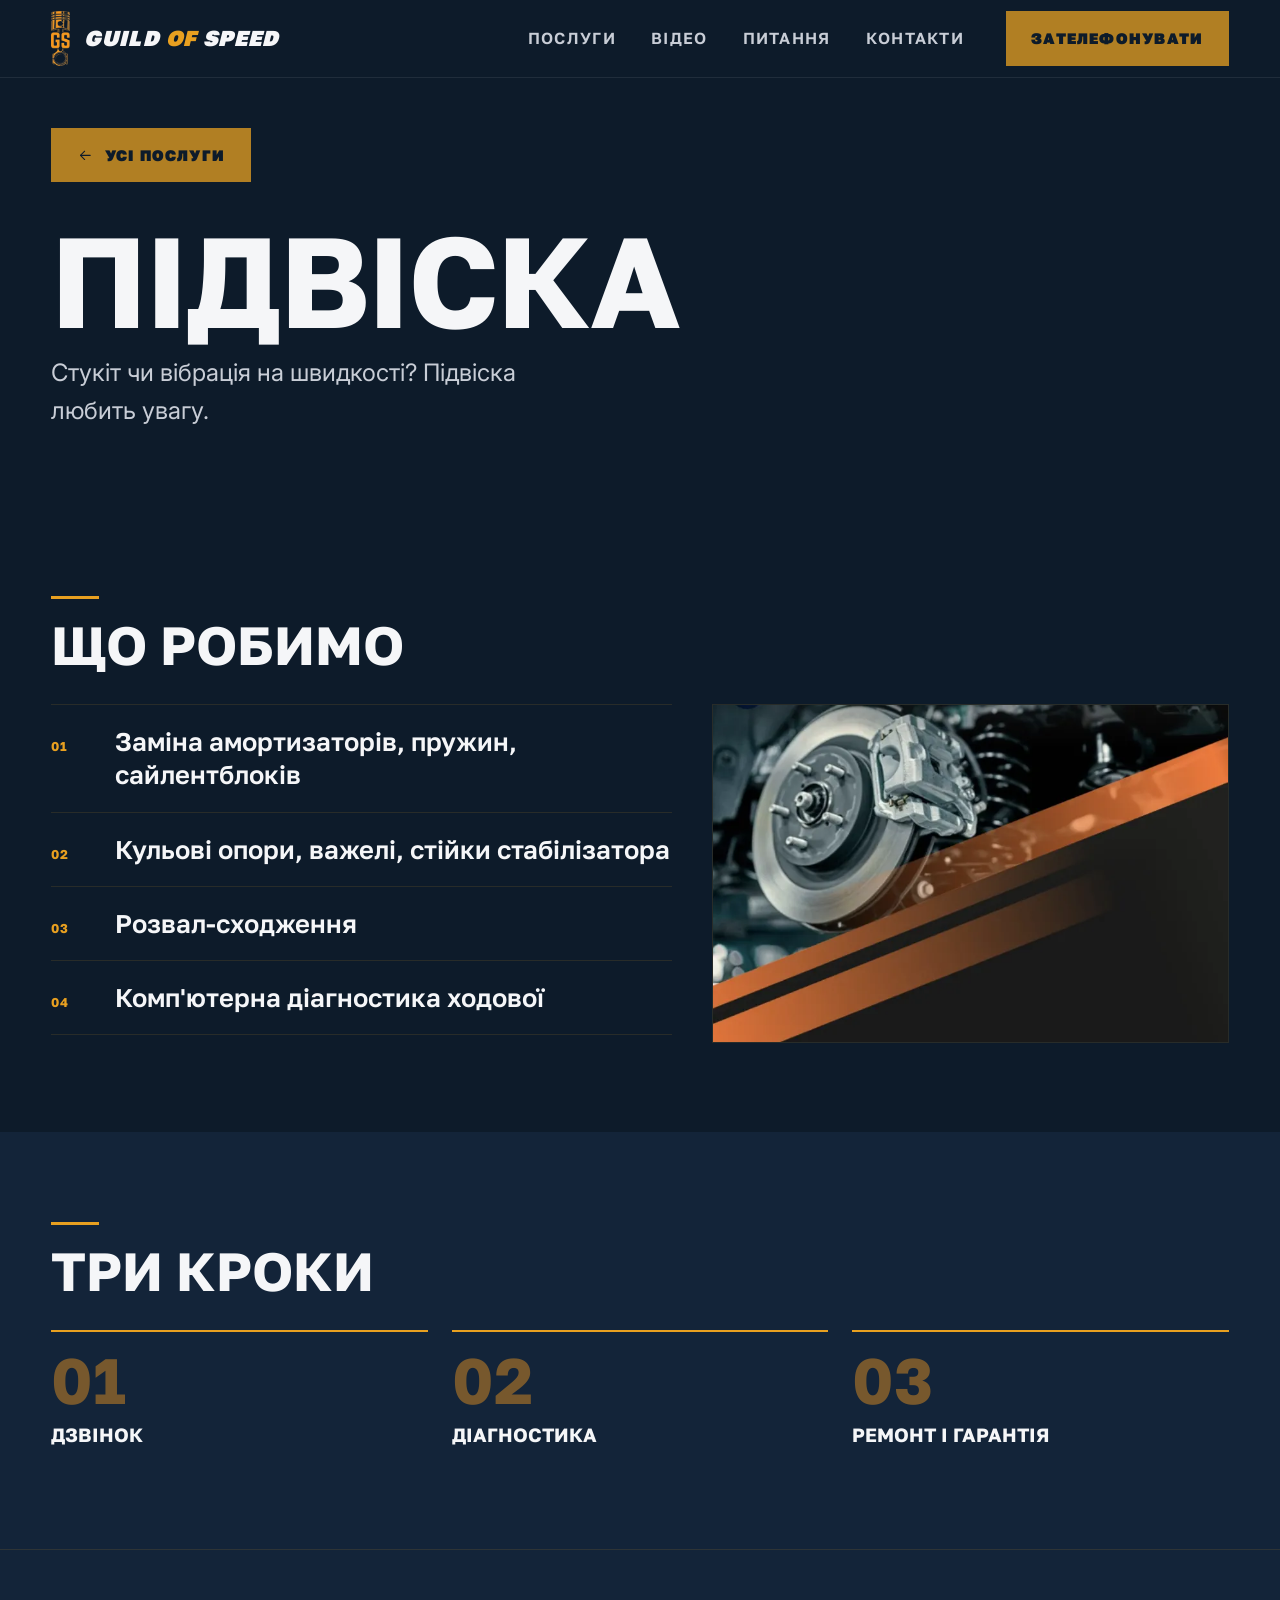
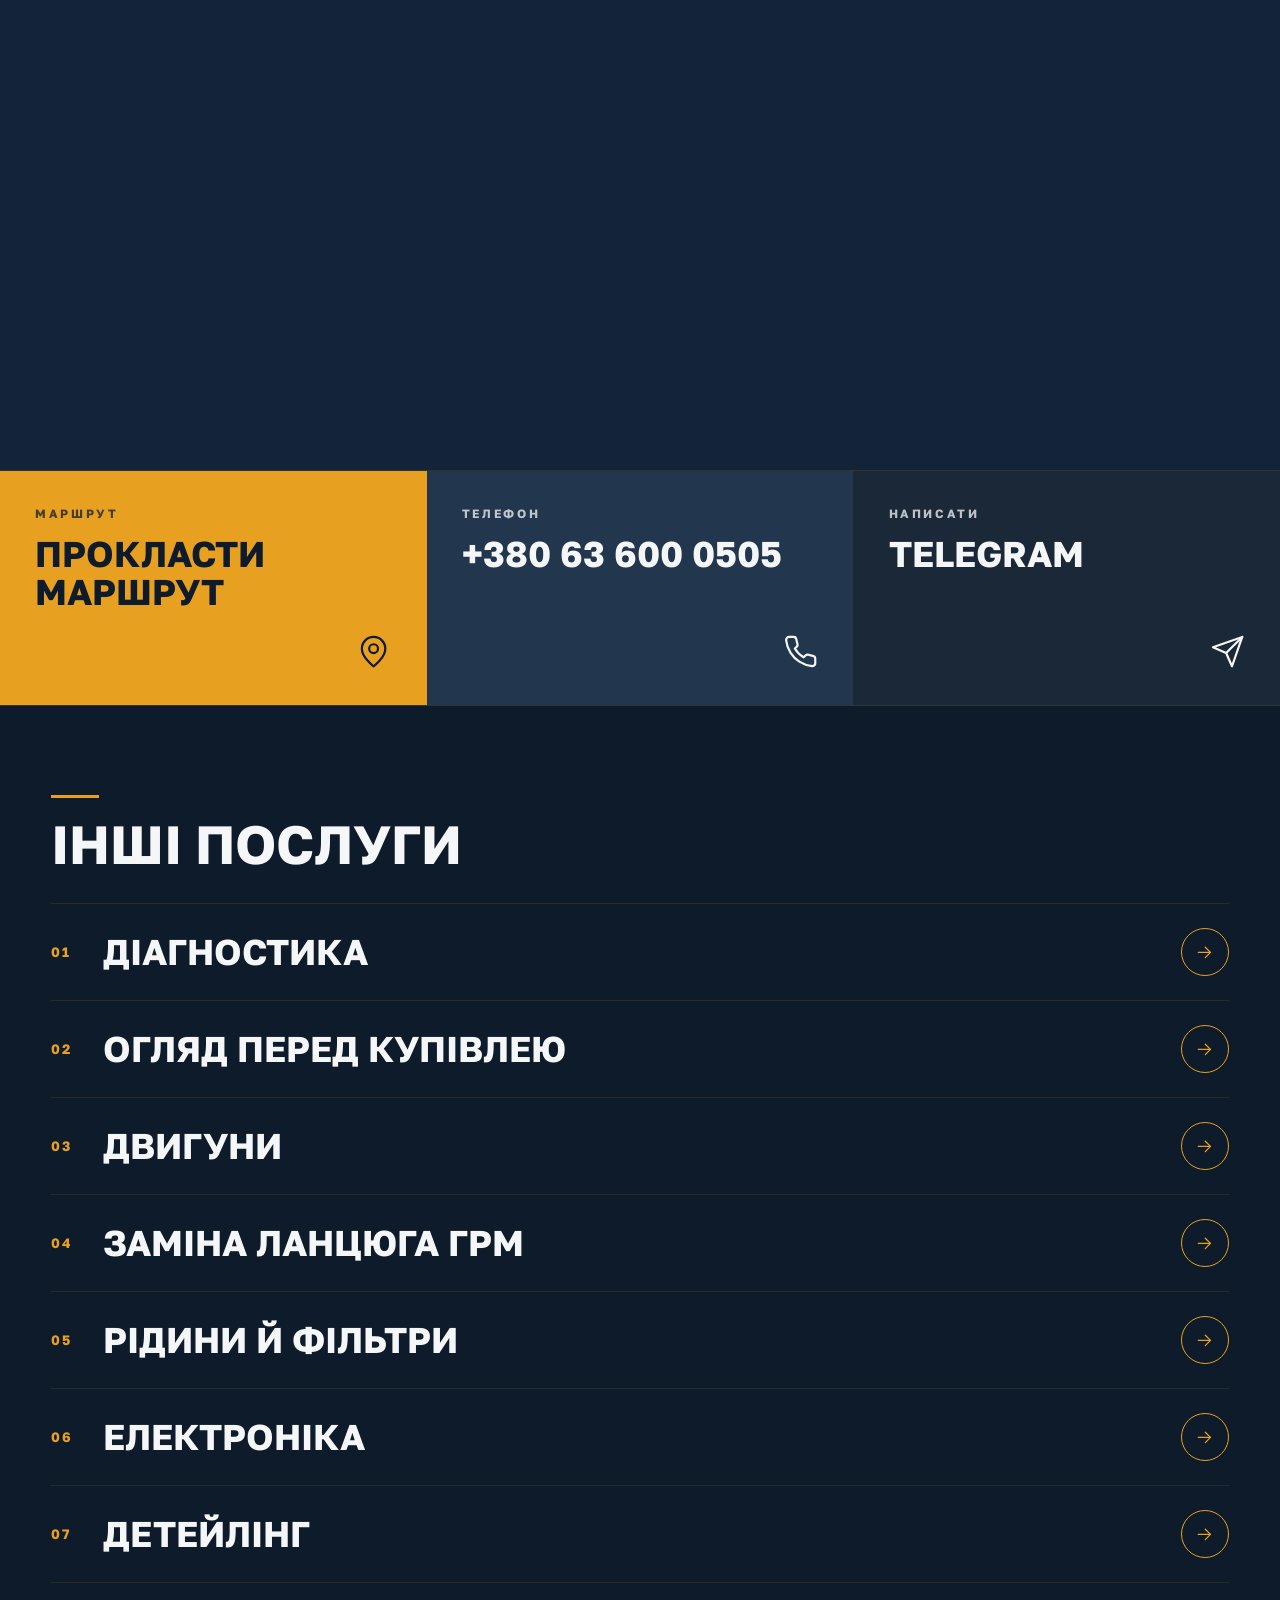
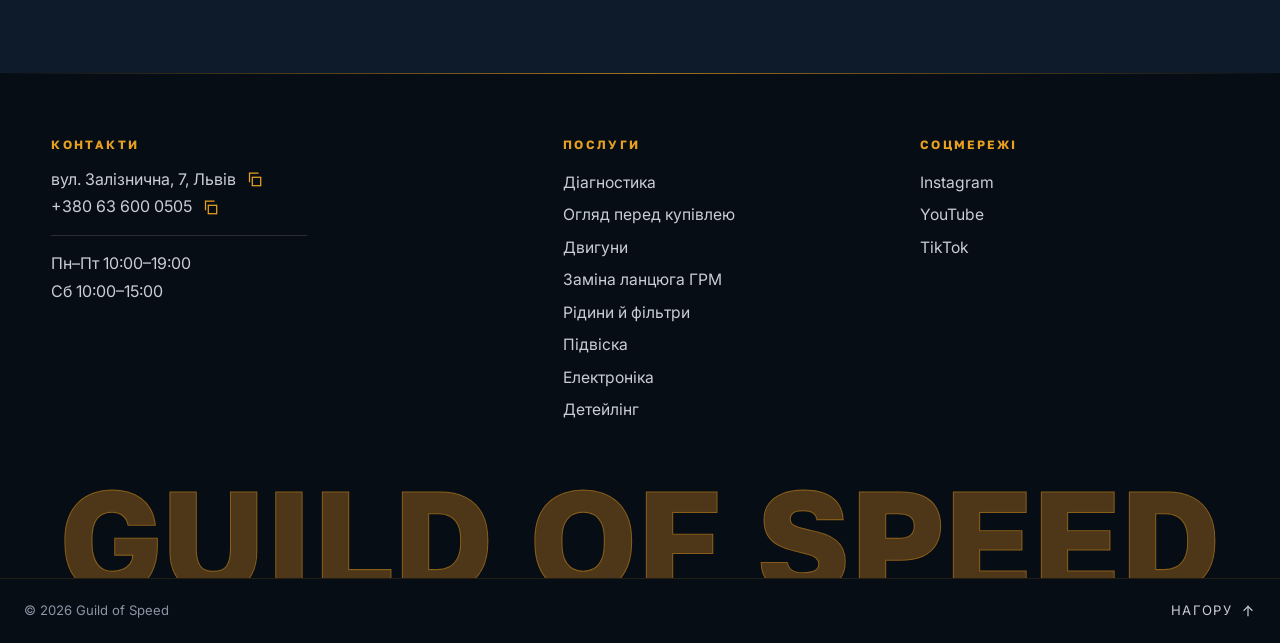
<file: experimental/podviska.html>
<!DOCTYPE html>
<html lang="uk">
<head>
  <meta charset="UTF-8">
  <meta name="viewport" content="width=device-width, initial-scale=1.0">
  <title>Experimental — Підвіска | Guild of Speed</title>
  <meta name="description" content="Hidden preview of the new service page. Not indexed.">
  <meta name="robots" content="noindex, nofollow">
  <meta name="theme-color" content="#0d1b2a">
  <link rel="icon" type="image/png" href="/assets/icons/favicon.png">
  <link rel="apple-touch-icon" href="/assets/icons/apple-touch-icon.png">
  <link rel="preconnect" href="https://fonts.googleapis.com">
  <link rel="preconnect" href="https://fonts.gstatic.com" crossorigin>
  <link href="https://fonts.googleapis.com/css2?family=Golos+Text:wght@500;600;700;900&family=Inter:wght@400;500;600&display=swap" rel="stylesheet">
  <link rel="stylesheet" href="/experimental/assets/css/style.css?v=40c23a23">
  <script>document.documentElement.classList.add('js')</script>
  <script src="/experimental/assets/js/main.js?v=a6153063" defer></script>
</head>
<body>
  <svg width="0" height="0" style="position:absolute" aria-hidden="true" focusable="false">
    <symbol id="i-map-pin" viewBox="0 0 24 24"><path d="M20 10c0 6-8 12-8 12s-8-6-8-12a8 8 0 0 1 16 0Z"/><circle cx="12" cy="10" r="3"/></symbol>
    <symbol id="i-phone" viewBox="0 0 24 24"><path d="M22 16.92v3a2 2 0 0 1-2.18 2 19.79 19.79 0 0 1-8.63-3.07 19.5 19.5 0 0 1-6-6 19.79 19.79 0 0 1-3.07-8.67A2 2 0 0 1 4.11 2h3a2 2 0 0 1 2 1.72 12.84 12.84 0 0 0 .7 2.81 2 2 0 0 1-.45 2.11L8.09 9.91a16 16 0 0 0 6 6l1.27-1.27a2 2 0 0 1 2.11-.45 12.84 12.84 0 0 0 2.81.7A2 2 0 0 1 22 16.92z"/></symbol>
    <symbol id="i-send" viewBox="0 0 24 24"><path d="m22 2-7 20-4-9-9-4Z"/><path d="M22 2 11 13"/></symbol>
    <symbol id="i-arrow" viewBox="0 0 24 24"><path d="M5 12h14"/><path d="m13 6 6 6-6 6"/></symbol>
  </svg>
  <header class="nav" id="nav">
    <div class="nav__inner">
      <a href="#hero" class="nav__brand" aria-label="Guild of Speed — на початок">
        <img src="/experimental/assets/img/logo.webp" alt="Guild of Speed" class="nav__logo" width="57" height="168">
        <span class="nav__name">GUILD <span class="nav__of">OF</span> SPEED</span>
      </a>
      <nav class="nav__links" aria-label="Головне меню">
        <a href="index.html#services">Послуги</a>
        <a href="index.html#video">Відео</a>
        <a href="index.html#faq">Питання</a>
        <a href="#contacts">Контакти</a>
      </nav>
      <a href="tel:+380636000505" class="btn btn--primary nav__cta">Зателефонувати</a>
      <button class="burger" id="burger" aria-label="Меню" aria-expanded="false" aria-controls="mobileMenu"><span></span><span></span><span></span></button>
    </div>
  </header>
  <aside class="mobile-menu" id="mobileMenu" aria-label="Меню">
    <nav class="mobile-menu__links">
      <a href="index.html#services">Послуги</a>
      <a href="index.html#video">Відео</a>
      <a href="index.html#faq">Питання</a>
      <a href="#contacts">Контакти</a>
      <a href="tel:+380636000505" class="btn btn--primary">Зателефонувати</a>
      <a href="https://t.me/Guildofspeed" target="_blank" rel="noopener" class="btn btn--ghost">Telegram</a>
    </nav>
  </aside>
  <div class="mobile-overlay" id="mobileOverlay"></div>

  <main>
  <section class="cat" id="hero">
    <div class="cat__in">
      <a class="cat__back" href="index.html#services"><svg class="icon icon--flip" aria-hidden="true"><use href="#i-arrow"/></svg> Усі послуги</a>
      <h1 class="cat__title">Підвіска</h1>
      <p class="cat__lead">Стукіт чи вібрація на швидкості? Підвіска любить увагу.</p>
    </div>
  </section>
  <section class="band" id="works">
    <div class="section">
      <h2 class="section__title">Що робимо</h2>
      <div class="cat__split">
        <ol class="works">
          <li><span class="work__n">01</span><span>Заміна амортизаторів, пружин, сайлентблоків</span></li>
          <li><span class="work__n">02</span><span>Кульові опори, важелі, стійки стабілізатора</span></li>
          <li><span class="work__n">03</span><span>Розвал-сходження</span></li>
          <li><span class="work__n">04</span><span>Комп'ютерна діагностика ходової</span></li>
        </ol>
        <img class="cat__img" src="/experimental/assets/img/services/suspension-wide.webp" alt="Ремонт підвіски BMW у Львові" width="800" height="523">
      </div>
    </div>
  </section>
  <section class="band band--alt" id="steps">
    <div class="section">
      <h2 class="section__title">Три кроки</h2>
      <div class="steps">
        <div class="step"><b>01</b><h3>Дзвінок</h3></div>
        <div class="step"><b>02</b><h3>Діагностика</h3></div>
        <div class="step"><b>03</b><h3>Ремонт і гарантія</h3></div>
      </div>
    </div>
  </section>
  </main>

  <section class="cta2" id="contacts">
    <div class="cta2__map"><iframe src="https://maps.google.com/maps?q=49.8444869,23.9954202&amp;z=17&amp;ie=UTF8&amp;output=embed" title="Карта: Guild of Speed, вул. Залізнична, 7, Львів" loading="lazy" allowfullscreen></iframe></div>
    <div class="tiles">
      <a href="https://maps.app.goo.gl/MFkGtPc2WMFkr57UA" target="_blank" rel="noopener"><small>Маршрут</small><b>Прокласти<br>маршрут</b><svg class="icon" aria-hidden="true"><use href="#i-map-pin"/></svg></a>
      <a href="tel:+380636000505"><small>Телефон</small><b class="nw">+380 63 600 0505</b><svg class="icon" aria-hidden="true"><use href="#i-phone"/></svg></a>
      <a href="https://t.me/Guildofspeed" target="_blank" rel="noopener"><small>Написати</small><b>Telegram</b><svg class="icon" aria-hidden="true"><use href="#i-send"/></svg></a>
    </div>
  </section>

  <section class="band" id="more">
    <div class="section">
      <h2 class="section__title">Інші послуги</h2>
      <div class="rows">
        <a class="row" href="diagnostyka.html"><span class="row__n">01</span><h3>Діагностика</h3><span class="row__go"><svg class="icon" aria-hidden="true"><use href="#i-arrow"/></svg></span></a>
        <a class="row" href="ohlyad.html"><span class="row__n">02</span><h3>Огляд перед купівлею</h3><span class="row__go"><svg class="icon" aria-hidden="true"><use href="#i-arrow"/></svg></span></a>
        <a class="row" href="dvyhuny.html"><span class="row__n">03</span><h3>Двигуни</h3><span class="row__go"><svg class="icon" aria-hidden="true"><use href="#i-arrow"/></svg></span></a>
        <a class="row" href="lantsyug-hrm.html"><span class="row__n">04</span><h3>Заміна ланцюга ГРМ</h3><span class="row__go"><svg class="icon" aria-hidden="true"><use href="#i-arrow"/></svg></span></a>
        <a class="row" href="ridyny.html"><span class="row__n">05</span><h3>Рідини й фільтри</h3><span class="row__go"><svg class="icon" aria-hidden="true"><use href="#i-arrow"/></svg></span></a>
        <a class="row" href="elektronika.html"><span class="row__n">06</span><h3>Електроніка</h3><span class="row__go"><svg class="icon" aria-hidden="true"><use href="#i-arrow"/></svg></span></a>
        <a class="row" href="detejling.html"><span class="row__n">07</span><h3>Детейлінг</h3><span class="row__go"><svg class="icon" aria-hidden="true"><use href="#i-arrow"/></svg></span></a>
      </div>
    </div>
  </section>

  <footer class="foot2" id="foot">
    <div class="foot2__top">
      <div class="foot2__brand">
        <h4>Контакти</h4>
        <button class="copy" type="button" data-copy="вул. Залізнична, 7, Львів" aria-label="Скопіювати адресу"><span>вул. Залізнична, 7, Львів</span><svg class="copy__i" viewBox="0 0 24 24" aria-hidden="true"><rect x="9" y="9" width="12" height="12"/><path d="M5 15V3h12"/></svg></button>
        <button class="copy" type="button" data-copy="+380636000505" aria-label="Скопіювати номер"><span>+380 63 600 0505</span><svg class="copy__i" viewBox="0 0 24 24" aria-hidden="true"><rect x="9" y="9" width="12" height="12"/><path d="M5 15V3h12"/></svg></button>
        <p class="foot2__p">Пн–Пт 10:00–19:00<br>Сб 10:00–15:00</p>
      </div>
      <div>
        <h4>Послуги</h4>
        <a href="diagnostyka.html">Діагностика</a>
        <a href="ohlyad.html">Огляд перед купівлею</a>
        <a href="dvyhuny.html">Двигуни</a>
        <a href="lantsyug-hrm.html">Заміна ланцюга ГРМ</a>
        <a href="ridyny.html">Рідини й фільтри</a>
        <a href="podviska.html">Підвіска</a>
        <a href="elektronika.html">Електроніка</a>
        <a href="detejling.html">Детейлінг</a>
      </div>
      <div>
        <h4>Соцмережі</h4>
        <a href="https://www.instagram.com/guild.ofspeed/" target="_blank" rel="noopener">Instagram</a>
        <a href="https://www.youtube.com/@guildofspeed" target="_blank" rel="noopener">YouTube</a>
        <a href="https://www.tiktok.com/@guild.ofspeed" target="_blank" rel="noopener">TikTok</a>
      </div>
    </div>
    <div class="foot2__word" aria-hidden="true">GUILD OF SPEED</div>
    <div class="foot2__bar">
      <span>© <span id="year"></span> Guild of Speed</span>
      <a class="foot2__up" href="#hero">Нагору <svg class="icon" viewBox="0 0 24 24" aria-hidden="true"><path d="M12 19V5"/><path d="m6 11 6-6 6 6"/></svg></a>
    </div>
  </footer>

</body>
</html>
</file>
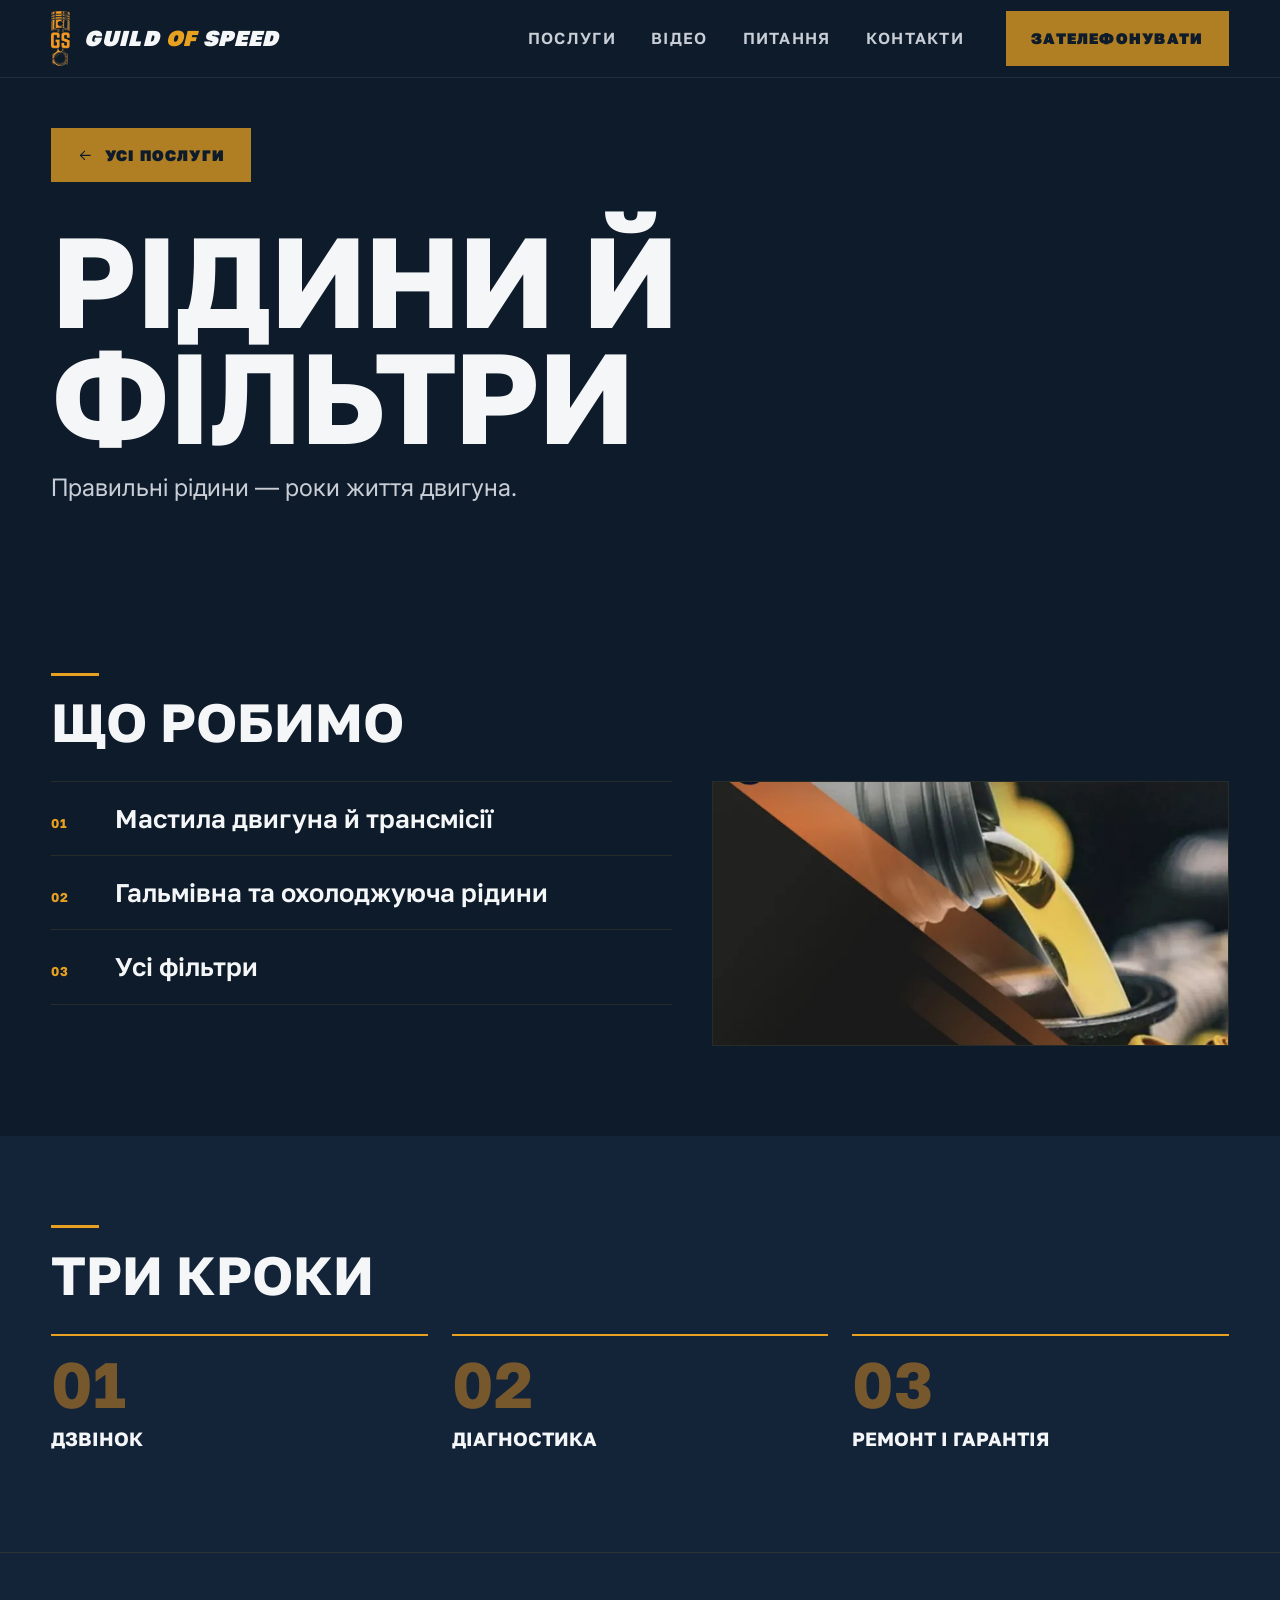
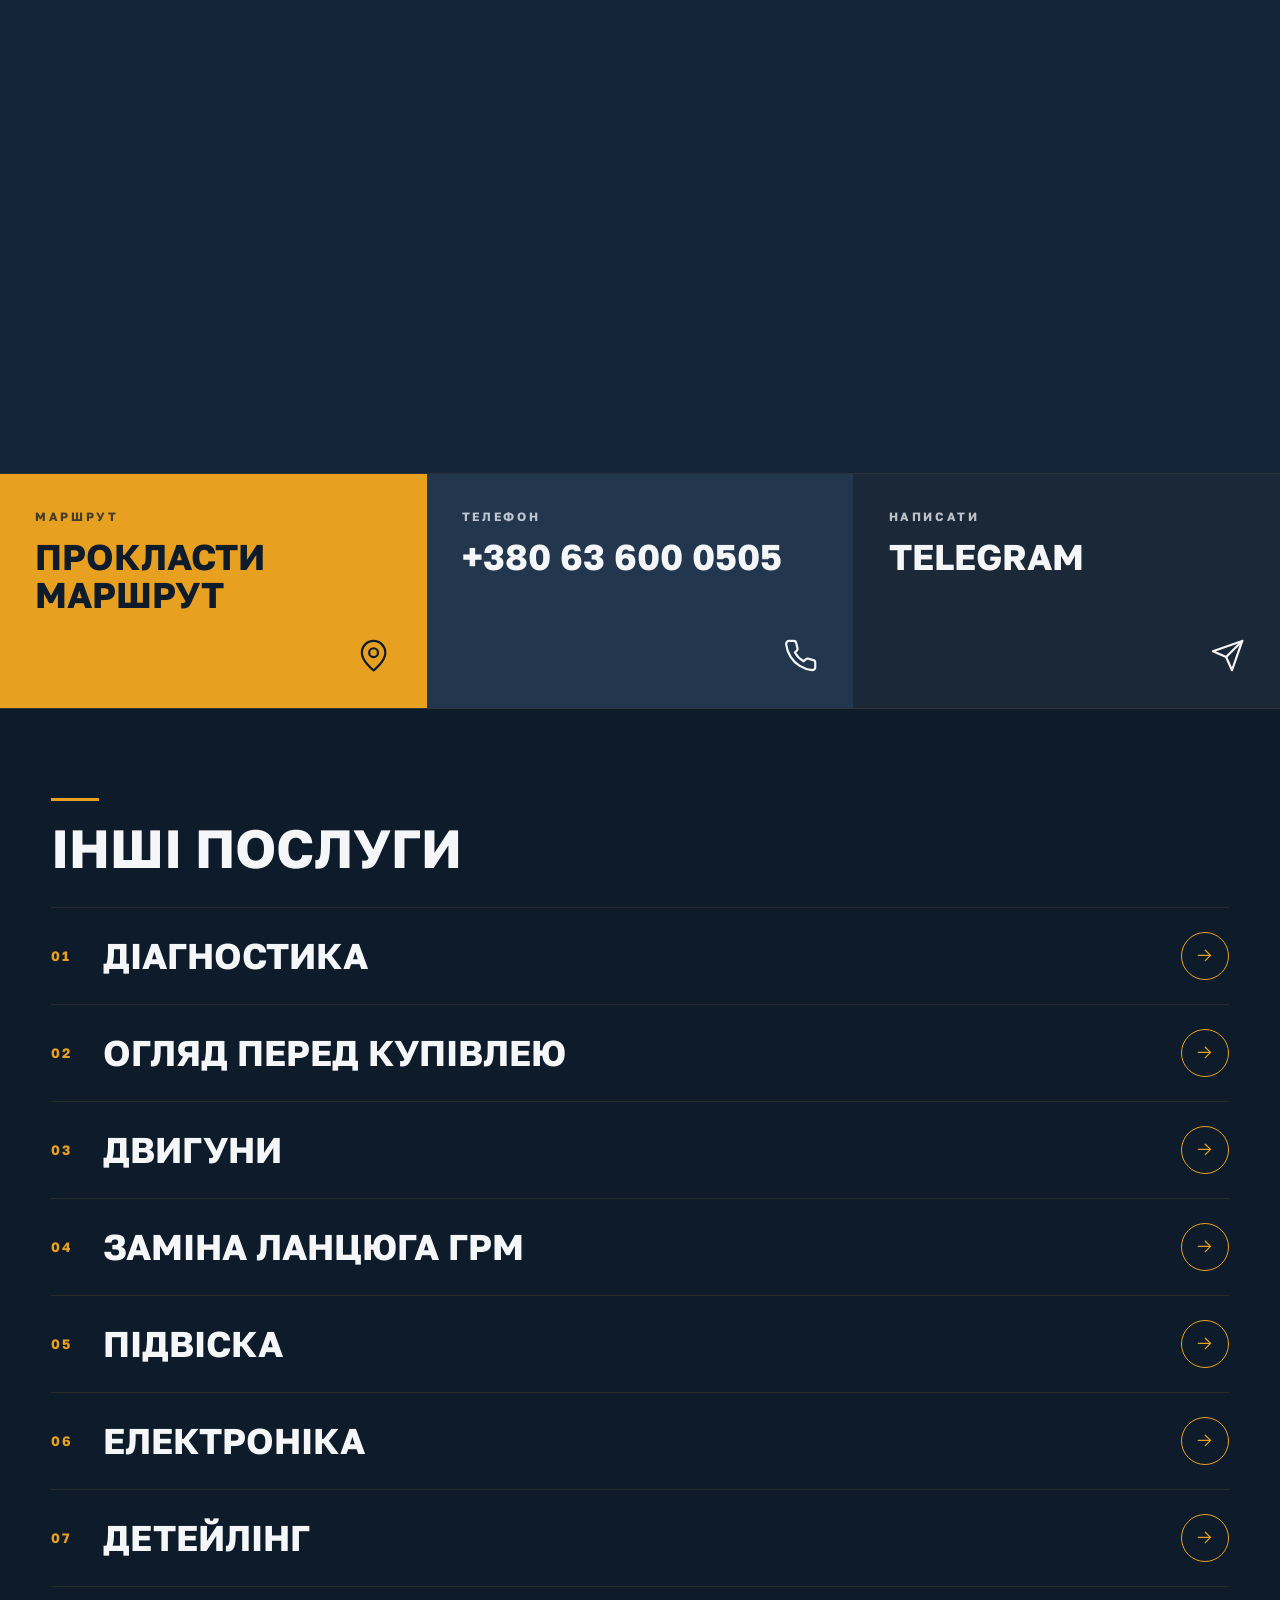
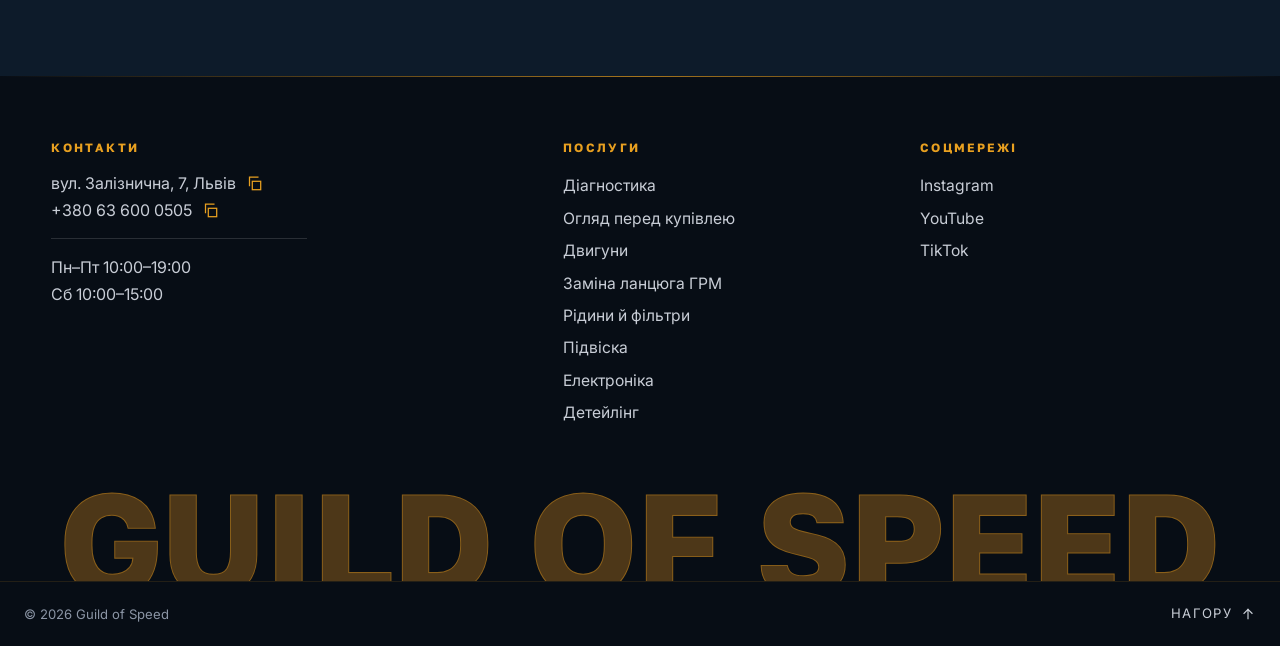
<file: experimental/ridyny.html>
<!DOCTYPE html>
<html lang="uk">
<head>
  <meta charset="UTF-8">
  <meta name="viewport" content="width=device-width, initial-scale=1.0">
  <title>Experimental — Рідини й фільтри | Guild of Speed</title>
  <meta name="description" content="Hidden preview of the new service page. Not indexed.">
  <meta name="robots" content="noindex, nofollow">
  <meta name="theme-color" content="#0d1b2a">
  <link rel="icon" type="image/png" href="/assets/icons/favicon.png">
  <link rel="apple-touch-icon" href="/assets/icons/apple-touch-icon.png">
  <link rel="preconnect" href="https://fonts.googleapis.com">
  <link rel="preconnect" href="https://fonts.gstatic.com" crossorigin>
  <link href="https://fonts.googleapis.com/css2?family=Golos+Text:wght@500;600;700;900&family=Inter:wght@400;500;600&display=swap" rel="stylesheet">
  <link rel="stylesheet" href="/experimental/assets/css/style.css?v=40c23a23">
  <script>document.documentElement.classList.add('js')</script>
  <script src="/experimental/assets/js/main.js?v=a6153063" defer></script>
</head>
<body>
  <svg width="0" height="0" style="position:absolute" aria-hidden="true" focusable="false">
    <symbol id="i-map-pin" viewBox="0 0 24 24"><path d="M20 10c0 6-8 12-8 12s-8-6-8-12a8 8 0 0 1 16 0Z"/><circle cx="12" cy="10" r="3"/></symbol>
    <symbol id="i-phone" viewBox="0 0 24 24"><path d="M22 16.92v3a2 2 0 0 1-2.18 2 19.79 19.79 0 0 1-8.63-3.07 19.5 19.5 0 0 1-6-6 19.79 19.79 0 0 1-3.07-8.67A2 2 0 0 1 4.11 2h3a2 2 0 0 1 2 1.72 12.84 12.84 0 0 0 .7 2.81 2 2 0 0 1-.45 2.11L8.09 9.91a16 16 0 0 0 6 6l1.27-1.27a2 2 0 0 1 2.11-.45 12.84 12.84 0 0 0 2.81.7A2 2 0 0 1 22 16.92z"/></symbol>
    <symbol id="i-send" viewBox="0 0 24 24"><path d="m22 2-7 20-4-9-9-4Z"/><path d="M22 2 11 13"/></symbol>
    <symbol id="i-arrow" viewBox="0 0 24 24"><path d="M5 12h14"/><path d="m13 6 6 6-6 6"/></symbol>
  </svg>
  <header class="nav" id="nav">
    <div class="nav__inner">
      <a href="#hero" class="nav__brand" aria-label="Guild of Speed — на початок">
        <img src="/experimental/assets/img/logo.webp" alt="Guild of Speed" class="nav__logo" width="57" height="168">
        <span class="nav__name">GUILD <span class="nav__of">OF</span> SPEED</span>
      </a>
      <nav class="nav__links" aria-label="Головне меню">
        <a href="index.html#services">Послуги</a>
        <a href="index.html#video">Відео</a>
        <a href="index.html#faq">Питання</a>
        <a href="#contacts">Контакти</a>
      </nav>
      <a href="tel:+380636000505" class="btn btn--primary nav__cta">Зателефонувати</a>
      <button class="burger" id="burger" aria-label="Меню" aria-expanded="false" aria-controls="mobileMenu"><span></span><span></span><span></span></button>
    </div>
  </header>
  <aside class="mobile-menu" id="mobileMenu" aria-label="Меню">
    <nav class="mobile-menu__links">
      <a href="index.html#services">Послуги</a>
      <a href="index.html#video">Відео</a>
      <a href="index.html#faq">Питання</a>
      <a href="#contacts">Контакти</a>
      <a href="tel:+380636000505" class="btn btn--primary">Зателефонувати</a>
      <a href="https://t.me/Guildofspeed" target="_blank" rel="noopener" class="btn btn--ghost">Telegram</a>
    </nav>
  </aside>
  <div class="mobile-overlay" id="mobileOverlay"></div>

  <main>
  <section class="cat" id="hero">
    <div class="cat__in">
      <a class="cat__back" href="index.html#services"><svg class="icon icon--flip" aria-hidden="true"><use href="#i-arrow"/></svg> Усі послуги</a>
      <h1 class="cat__title">Рідини й фільтри</h1>
      <p class="cat__lead">Правильні рідини — роки життя двигуна.</p>
    </div>
  </section>
  <section class="band" id="works">
    <div class="section">
      <h2 class="section__title">Що робимо</h2>
      <div class="cat__split">
        <ol class="works">
          <li><span class="work__n">01</span><span>Мастила двигуна й трансмісії</span></li>
          <li><span class="work__n">02</span><span>Гальмівна та охолоджуюча рідини</span></li>
          <li><span class="work__n">03</span><span>Усі фільтри</span></li>
        </ol>
        <img class="cat__img" src="/experimental/assets/img/services/fluids-wide.webp" alt="Заміна рідин і фільтрів BMW у Львові" width="800" height="409">
      </div>
    </div>
  </section>
  <section class="band band--alt" id="steps">
    <div class="section">
      <h2 class="section__title">Три кроки</h2>
      <div class="steps">
        <div class="step"><b>01</b><h3>Дзвінок</h3></div>
        <div class="step"><b>02</b><h3>Діагностика</h3></div>
        <div class="step"><b>03</b><h3>Ремонт і гарантія</h3></div>
      </div>
    </div>
  </section>
  </main>

  <section class="cta2" id="contacts">
    <div class="cta2__map"><iframe src="https://maps.google.com/maps?q=49.8444869,23.9954202&amp;z=17&amp;ie=UTF8&amp;output=embed" title="Карта: Guild of Speed, вул. Залізнична, 7, Львів" loading="lazy" allowfullscreen></iframe></div>
    <div class="tiles">
      <a href="https://maps.app.goo.gl/MFkGtPc2WMFkr57UA" target="_blank" rel="noopener"><small>Маршрут</small><b>Прокласти<br>маршрут</b><svg class="icon" aria-hidden="true"><use href="#i-map-pin"/></svg></a>
      <a href="tel:+380636000505"><small>Телефон</small><b class="nw">+380 63 600 0505</b><svg class="icon" aria-hidden="true"><use href="#i-phone"/></svg></a>
      <a href="https://t.me/Guildofspeed" target="_blank" rel="noopener"><small>Написати</small><b>Telegram</b><svg class="icon" aria-hidden="true"><use href="#i-send"/></svg></a>
    </div>
  </section>

  <section class="band" id="more">
    <div class="section">
      <h2 class="section__title">Інші послуги</h2>
      <div class="rows">
        <a class="row" href="diagnostyka.html"><span class="row__n">01</span><h3>Діагностика</h3><span class="row__go"><svg class="icon" aria-hidden="true"><use href="#i-arrow"/></svg></span></a>
        <a class="row" href="ohlyad.html"><span class="row__n">02</span><h3>Огляд перед купівлею</h3><span class="row__go"><svg class="icon" aria-hidden="true"><use href="#i-arrow"/></svg></span></a>
        <a class="row" href="dvyhuny.html"><span class="row__n">03</span><h3>Двигуни</h3><span class="row__go"><svg class="icon" aria-hidden="true"><use href="#i-arrow"/></svg></span></a>
        <a class="row" href="lantsyug-hrm.html"><span class="row__n">04</span><h3>Заміна ланцюга ГРМ</h3><span class="row__go"><svg class="icon" aria-hidden="true"><use href="#i-arrow"/></svg></span></a>
        <a class="row" href="podviska.html"><span class="row__n">05</span><h3>Підвіска</h3><span class="row__go"><svg class="icon" aria-hidden="true"><use href="#i-arrow"/></svg></span></a>
        <a class="row" href="elektronika.html"><span class="row__n">06</span><h3>Електроніка</h3><span class="row__go"><svg class="icon" aria-hidden="true"><use href="#i-arrow"/></svg></span></a>
        <a class="row" href="detejling.html"><span class="row__n">07</span><h3>Детейлінг</h3><span class="row__go"><svg class="icon" aria-hidden="true"><use href="#i-arrow"/></svg></span></a>
      </div>
    </div>
  </section>

  <footer class="foot2" id="foot">
    <div class="foot2__top">
      <div class="foot2__brand">
        <h4>Контакти</h4>
        <button class="copy" type="button" data-copy="вул. Залізнична, 7, Львів" aria-label="Скопіювати адресу"><span>вул. Залізнична, 7, Львів</span><svg class="copy__i" viewBox="0 0 24 24" aria-hidden="true"><rect x="9" y="9" width="12" height="12"/><path d="M5 15V3h12"/></svg></button>
        <button class="copy" type="button" data-copy="+380636000505" aria-label="Скопіювати номер"><span>+380 63 600 0505</span><svg class="copy__i" viewBox="0 0 24 24" aria-hidden="true"><rect x="9" y="9" width="12" height="12"/><path d="M5 15V3h12"/></svg></button>
        <p class="foot2__p">Пн–Пт 10:00–19:00<br>Сб 10:00–15:00</p>
      </div>
      <div>
        <h4>Послуги</h4>
        <a href="diagnostyka.html">Діагностика</a>
        <a href="ohlyad.html">Огляд перед купівлею</a>
        <a href="dvyhuny.html">Двигуни</a>
        <a href="lantsyug-hrm.html">Заміна ланцюга ГРМ</a>
        <a href="ridyny.html">Рідини й фільтри</a>
        <a href="podviska.html">Підвіска</a>
        <a href="elektronika.html">Електроніка</a>
        <a href="detejling.html">Детейлінг</a>
      </div>
      <div>
        <h4>Соцмережі</h4>
        <a href="https://www.instagram.com/guild.ofspeed/" target="_blank" rel="noopener">Instagram</a>
        <a href="https://www.youtube.com/@guildofspeed" target="_blank" rel="noopener">YouTube</a>
        <a href="https://www.tiktok.com/@guild.ofspeed" target="_blank" rel="noopener">TikTok</a>
      </div>
    </div>
    <div class="foot2__word" aria-hidden="true">GUILD OF SPEED</div>
    <div class="foot2__bar">
      <span>© <span id="year"></span> Guild of Speed</span>
      <a class="foot2__up" href="#hero">Нагору <svg class="icon" viewBox="0 0 24 24" aria-hidden="true"><path d="M12 19V5"/><path d="m6 11 6-6 6 6"/></svg></a>
    </div>
  </footer>

</body>
</html>
</file>
<file: experimental/assets/css/style.css>
/* Guild of Speed — experimental design.
   One block per part of the page, in page order. Shared colours and sizes are tokens in :root. */

/* ================= TOKENS ================= */
:root {
  --midnight: #0d1b2a;     /* page background */
  --ink: #070d15;          /* first screen + footer */
  --band: #132439;         /* lighter sections */
  --tile: #1b2838;         /* dark tiles, buttons, fields */
  --tile-2: #22364d;       /* second tile shade */
  --tile-hover: #2f4866;
  --accent: #e8a020;
  --accent-light: #f0b840;
  --amber-75: rgba(232, 160, 32, 0.75);   /* the main button colour: amber at 25% transparency */
  --silver: #c8cdd6;
  --silver-dim: #8b95a5;
  --white: #f5f6f8;
  --hairline: rgba(232,160,32,0.12);
  --line: rgba(245,246,248,0.08);
  --gut: clamp(1.25rem, 4vw, 4rem);
  --wrap: 90rem;
  --fs-h2: clamp(2rem, 4.2vw, 3.4rem);
  --fs-h3: clamp(1.5rem, 2.8vw, 2.5rem);
  --fs-label: 0.75rem;
  --s-section: clamp(4rem, 7vw, 6rem);
  --ease: cubic-bezier(.2,.8,.2,1);
  --fh: 'Golos Text', sans-serif;
}

/* ================= BASE ================= */
*, *::before, *::after { box-sizing: border-box; margin: 0; padding: 0; }
/* Everything is sized in rem, so on large screens the root grows:
   16px up to 1440px wide, then ~0.7px per 100px, capped at 32px (≈3840px). */
html { -webkit-text-size-adjust: 100%; text-size-adjust: 100%; scroll-behavior: smooth; font-size: clamp(1rem, calc(1rem + (100vw - 90rem) * 0.00714), 2rem); }
body { overflow-x: hidden; font-family: 'Inter', sans-serif; background: var(--midnight); color: var(--silver); line-height: 1.6; -webkit-font-smoothing: antialiased; }
h1, h2, h3, .btn, .nav__name { font-family: var(--fh); }
h1, h2, h3 { text-transform: uppercase; font-weight: 700; }
a { color: var(--accent); text-decoration: none; }
:focus-visible { outline: 2px solid var(--accent); outline-offset: 3px; }
:focus:not(:focus-visible) { outline: none; }   /* a mouse click or tap leaves no focus ring; the keyboard still gets one */
a, button { -webkit-tap-highlight-color: transparent; }
ul { list-style: none; }
img { display: block; max-width: 100%; }
.icon { width: 1em; height: 1em; fill: none; stroke: currentColor; stroke-width: 1.5; stroke-linecap: round; stroke-linejoin: round; }
.icon--fill { fill: currentColor; stroke: none; }
.icon--flip { transform: scaleX(-1); }
.link-arrow { display: inline-flex; align-items: center; gap: 0.5rem; }
.link-arrow .icon { width: 1.1em; height: 1.1em; transition: transform 0.25s; }
.link-arrow:hover .icon { transform: translateX(0.25rem); }
.js .reveal { opacity: 0; transform: translateY(1.25rem); transition: opacity 0.8s ease-out, transform 0.8s ease-out; }
.js .reveal.visible { opacity: 1; transform: none; }

/* ================= HEADER ================= */
.nav { position: fixed; top: 0; left: 0; right: 0; z-index: 1002; background: var(--midnight); border-bottom: 1px solid var(--line); transition: box-shadow 0.3s; }
.nav--scrolled { box-shadow: 0 2px 20px rgba(0,0,0,0.4); }
.nav__inner { display: flex; align-items: center; justify-content: space-between; padding: 0.7rem max(var(--gut), calc((100% - var(--wrap)) / 2 + var(--gut))); }
.nav__brand { display: flex; align-items: center; gap: 1rem; }
.nav__logo { width: auto; height: 3rem; }
.nav__name { display: inline-block; font-weight: 900; font-size: 1.05rem; line-height: 1; color: var(--white); text-transform: uppercase; letter-spacing: 0.05em; transform: skewX(-14deg); }   /* leaned like the sliding name in the hero */
.nav__of { color: var(--accent); }
.nav__links { display: flex; }
.nav__links a { position: relative; padding: 0.5rem 1.1rem; color: var(--silver); font-family: var(--fh); font-weight: 600; font-size: 0.9rem; text-transform: uppercase; letter-spacing: 0.08em; transition: color 0.2s; }
.nav__links a::after { content: ""; position: absolute; left: 1.1rem; right: 1.1rem; bottom: 0.1rem; height: 2px; background: var(--accent); transform: scaleX(0); transform-origin: left; transition: transform 0.3s var(--ease); }
.nav__links a:hover { color: var(--accent); }
.nav__links a:hover::after { transform: scaleX(1); }
/* ===== MAIN BUTTON (one pattern): translucent amber, dark heavy caps, a dark line runs along the bottom and up the right edge on hover.
   Used by: header call, "all services", booking submit, hero call (laptop). Same font, weight, height everywhere. ===== */
.nav__cta, .cat__back, .bk__go { position: relative; display: inline-flex; align-items: center; justify-content: center; gap: 0.7rem; min-height: 3.4rem; padding: 0 1.6rem; overflow: hidden; background: var(--amber-75); color: var(--midnight); border: 0; border-radius: 0; font: 900 0.95rem/1 var(--fh); letter-spacing: 0.08em; text-transform: uppercase; cursor: pointer; }
.nav__cta::after, .cat__back::after, .bk__go::after, .hero3__cta::after,
.nav__cta::before, .cat__back::before, .bk__go::before, .hero3__cta::before { content: ""; position: absolute; z-index: 4; bottom: 0; background: var(--midnight); pointer-events: none; }
.nav__cta::after, .cat__back::after, .bk__go::after, .hero3__cta::after { left: 0; height: 3px; width: 0; transition: width 0.3s var(--ease); }
.nav__cta::before, .cat__back::before, .bk__go::before, .hero3__cta::before { right: 0; width: 3px; height: 0; transition: height 0.25s var(--ease); }
.nav__cta:active::after, .cat__back:active::after, .bk__go:active::after, .hero3__cta:active::after { width: 100%; }
.nav__cta:active::before, .cat__back:active::before, .bk__go:active::before, .hero3__cta:active::before { height: 100%; transition-delay: 0.3s; }
@media (hover: hover) {
  .nav__cta:hover::after, .cat__back:hover::after, .bk__go:hover::after, .hero3__cta:hover::after { width: 100%; }
  .nav__cta:hover::before, .cat__back:hover::before, .bk__go:hover::before, .hero3__cta:hover::before { height: 100%; transition-delay: 0.3s; }
}
.burger { display: none; position: relative; z-index: 1001; width: 2.75rem; height: 2.75rem; background: none; border: none; cursor: pointer; }
.burger span { display: block; position: absolute; left: 0.5rem; width: 1.75rem; height: 2px; background: var(--white); transition: all 0.3s ease; }
.burger span:nth-child(1) { top: 0.85rem; }
.burger span:nth-child(2) { top: 1.35rem; }
.burger span:nth-child(3) { top: 1.85rem; }
.burger.open span:nth-child(1) { top: 1.35rem; transform: rotate(45deg); }
.burger.open span:nth-child(2) { opacity: 0; }
.burger.open span:nth-child(3) { top: 1.35rem; transform: rotate(-45deg); }
@media (min-width: 1025px) {
  .nav__logo { height: 3.4rem; }
  .nav__name { font-size: 1.35rem; }
  .nav__links { margin-left: auto; margin-right: 1.5rem; }
  .nav__links a { font-size: 1rem; }
}
@media (max-width: 1024px) {
  .nav__links, .nav__cta { display: none; }
  .burger { display: block; }
}
@media (max-width: 767px) {
  .nav__inner { padding: 0.6rem var(--gut); }
  .nav__name { font-size: 1rem; }
}

/* mobile menu: a drawer of flat tiles, amber call tile */
.mobile-menu { position: fixed; top: 0; right: 0; z-index: 1000; width: min(22rem, 88vw); max-width: 85vw; height: 100%; padding: 5rem 0 0; background: var(--midnight); border-left: 1px solid var(--line); transform: translateX(100%); visibility: hidden; transition: transform 0.3s ease, visibility 0s 0.3s; }
.mobile-menu.open { transform: none; visibility: visible; transition-delay: 0s; }
.mobile-menu__links { display: flex; flex-direction: column; gap: 2px; }
.mobile-menu__links a { display: flex; align-items: center; justify-content: space-between; min-height: 4.2rem; padding: 0 1.5rem; background: var(--tile); color: var(--white); font: 700 1.05rem var(--fh); letter-spacing: 0.08em; text-transform: uppercase; transition: background 0.25s, color 0.25s; }
.mobile-menu__links a:hover, .mobile-menu__links a:active { background: var(--accent); color: var(--midnight); }
.mobile-menu__links .btn { text-align: center; }
.mobile-menu__links .btn--primary { margin-top: 1.5rem; background: var(--amber-75); color: var(--midnight); font-weight: 900; }
.mobile-menu__links .btn--ghost { background: var(--tile-2); }
.mobile-menu__links .btn--ghost:hover { background: var(--accent); color: var(--midnight); }
.mobile-overlay { position: fixed; inset: 0; z-index: 999; background: rgba(0,0,0,0.6); opacity: 0; pointer-events: none; transition: opacity 0.3s; }
.mobile-overlay.open { opacity: 1; pointer-events: auto; }

/* ================= FIRST SCREEN =================
   One scene on one screen: the car drives in, its headlights light the booking button.
   Everything is sized in one unit (--u wide screens, --v tall screens) so it scales as one piece.
   --edge is the side margin the header and sections use. */
.hero3 { position: relative; }
.hero3__stage {
  position: relative; overflow: hidden; background: var(--ink);
  --sh: calc(100vh - 1.75rem); height: var(--sh); min-height: 30rem;
  --edge: max(var(--gut), calc((100% - var(--wrap)) / 2 + var(--gut)));
  --u: min(1.1vw, calc(var(--sh) * 0.016), 14.4px);
  --cw: calc(var(--u) * 44.17);
  --base: calc(100% - var(--u) * 9.2);
}
@supports (height: 100svh) { .hero3__stage { --sh: calc(100svh - 1.75rem); } }

.hero3__t { position: absolute; z-index: 2; left: var(--edge); top: calc(var(--u) * 9); font: 700 calc(var(--u) * 7.2)/0.95 var(--fh); text-transform: uppercase; letter-spacing: -0.01em; white-space: nowrap; color: var(--white); }
.hero3__t b { color: var(--accent); font-weight: 700; }

/* numbers: small amber tick above each, thin dividers */
.hero3__stats { position: absolute; z-index: 3; left: var(--edge); top: calc(var(--u) * 22); display: flex; }
.hero3__stats li { position: relative; padding: 0 calc(var(--u) * 2.2); border-left: 1px solid rgba(245,246,248,0.12); }
.hero3__stats li::before { content: ""; position: absolute; top: calc(var(--u) * -1.3); left: calc(var(--u) * 2.2); width: calc(var(--u) * 2.2); height: 2px; background: var(--accent); }
.hero3__stats li:first-child::before { left: 0; }
.hero3__stats li:first-child { padding-left: 0; border-left: 0; }
.hero3__stats b { display: block; font: 700 calc(var(--u) * 3.05)/1 var(--fh); color: var(--white); text-transform: uppercase; white-space: nowrap; font-variant-numeric: tabular-nums; }
.hero3__stats span { display: block; margin-top: calc(var(--u) * 0.7); font: 700 max(0.75rem, calc(var(--u) * 0.85)) var(--fh); letter-spacing: 0.2em; text-transform: uppercase; color: var(--accent); white-space: nowrap; }

/* giant outlined name drifting slowly behind everything */
.hero3__ghost { position: absolute; z-index: 1; left: -12%; right: -12%; top: calc(var(--u) * 28.5); transform: skewX(-14deg); overflow: hidden; pointer-events: none; font: 900 calc(var(--u) * 17)/1 var(--fh); text-transform: uppercase; }
.hero3__ghost svg { display: block; width: 14000px; height: 1.15em; overflow: visible; animation: ghost 80s linear infinite; }
.hero3__ghost text { white-space: pre; dominant-baseline: text-before-edge; fill: none; stroke: rgba(232,160,32,0.4); stroke-width: 4px; stroke-linejoin: round; }   /* outline only: the mask removes the inner half of the stroke, so overlapping letter shapes leave no seams (Windows) */
.hero3__ghost mask text { fill: #000; stroke: none; }
@keyframes ghost { to { transform: translateX(-50%); } }

/* city skyline behind the road: two layers of blocks */
.hero3__city { position: absolute; z-index: 0; left: 0; right: 0; bottom: calc(100% - var(--base)); height: calc(var(--u) * 31); background: #15283d; pointer-events: none;
  clip-path: polygon(0 100%,0.0% 84%,3.6% 84%,3.6% 83%,7.1% 83%,7.1% 79%,10.7% 79%,10.7% 84%,14.3% 84%,14.3% 83%,17.9% 83%,17.9% 83%,21.4% 83%,21.4% 87%,25.0% 87%,25.0% 83%,28.6% 83%,28.6% 78%,32.1% 78%,32.1% 70%,35.7% 70%,35.7% 78%,39.3% 78%,39.3% 70%,42.9% 70%,42.9% 71%,46.4% 71%,46.4% 50%,50.0% 50%,50.0% 48%,53.6% 48%,53.6% 63%,57.1% 63%,57.1% 29%,60.7% 29%,60.7% 24%,64.3% 24%,64.3% 30%,67.9% 30%,67.9% 27%,71.4% 27%,71.4% 42%,75.0% 42%,75.0% 45%,78.6% 45%,78.6% 22%,82.1% 22%,82.1% 43%,85.7% 43%,85.7% 37%,89.3% 37%,89.3% 35%,92.9% 35%,92.9% 44%,96.4% 44%,96.4% 25%,100.0% 25%,100% 100%); }
.hero3__city::after { content: ""; position: absolute; left: 0; right: 0; bottom: 0; height: 62%; background: #1d3450;
  clip-path: polygon(0 100%,0.0% 90%,5.0% 90%,5.0% 87%,10.0% 87%,10.0% 90%,15.0% 90%,15.0% 89%,20.0% 89%,20.0% 90%,25.0% 90%,25.0% 89%,30.0% 89%,30.0% 86%,35.0% 86%,35.0% 85%,40.0% 85%,40.0% 72%,45.0% 72%,45.0% 67%,50.0% 67%,50.0% 65%,55.0% 65%,55.0% 63%,60.0% 63%,60.0% 68%,65.0% 68%,65.0% 66%,70.0% 66%,70.0% 62%,75.0% 62%,75.0% 64%,80.0% 64%,80.0% 45%,85.0% 45%,85.0% 55%,90.0% 55%,90.0% 43%,95.0% 43%,95.0% 56%,100.0% 56%,100% 100%); }

/* road, car and light (positions are set by main.js) */
.hero3__road { position: absolute; z-index: 1; left: 0; right: 0; top: var(--base); height: 1px; background: linear-gradient(90deg, transparent, rgba(245,246,248,0.3) 10%, rgba(245,246,248,0.3) 90%, transparent); }
.hero3__car { position: absolute; z-index: 4; left: 0; width: var(--cw); bottom: calc(100% - var(--base) - var(--cw) * 0.004); transform-origin: 50% 100%; will-change: transform; pointer-events: none; transform: translateX(-120%); }
.hero3__body { display: block; width: 100%; height: auto; }
.hero3__wh { position: absolute; top: 56%; width: 11.35%; height: auto; will-change: transform; }
.hero3__wh[data-w="f"] { left: 75.4%; }
.hero3__wh[data-w="r"] { left: 15.6%; }
.hero3__lamp { position: absolute; left: 90%; top: 59.7%; width: calc(var(--cw) * 0.007); height: calc(var(--cw) * 0.012); transform: translate(-50%, -50%); border-radius: 50%; background: #fff4d6; box-shadow: 0 0 calc(var(--cw) * 0.016) calc(var(--cw) * 0.005) rgba(255, 205, 120, 0.72); }
.hero3__src { position: absolute; left: 92.9%; top: 60.2%; width: calc(var(--cw) * 0.011); height: calc(var(--cw) * 0.021); transform: translate(-50%, -50%); border-radius: 50%; background: #fff4d6; box-shadow: 0 0 calc(var(--cw) * 0.02) calc(var(--cw) * 0.006) rgba(255, 205, 120, 0.85); opacity: 0; }
.hero3__tail { position: absolute; left: 1.1%; top: 50.8%; width: 4%; height: 7.1%; border-radius: 38% 22% 22% 38%; background: rgba(255,45,40,0.9); box-shadow: 0 0 calc(var(--cw) * 0.018) calc(var(--cw) * 0.004) rgba(255,40,40,0.8); mix-blend-mode: screen; opacity: 0; transition: opacity 0.25s; }
.hero3__beam, .hero3__dust { position: absolute; inset: 0; width: 100%; height: 100%; pointer-events: none; }
.hero3__beam { z-index: 5; filter: blur(1.4px); }
.hero3__dust { z-index: 6; }

/* call button: translucent amber with centred text and the phone icon pinned right (same on laptop and phone). */
.hero3__cta { position: absolute; z-index: 8; right: var(--edge); bottom: calc(100% - var(--base) + var(--u) * 1.2); width: calc(var(--u) * 38); height: calc(var(--u) * 6.4); min-height: 3.4rem; display: flex; align-items: center; justify-content: center; padding: 0 calc(var(--u) * 1.6 * 2 + 1.7em); background: var(--amber-75); transition: background 0.6s ease; color: var(--midnight); font: 900 max(0.85rem, calc(var(--u) * 1.3))/1 var(--fh); letter-spacing: 0.08em; text-transform: uppercase; text-align: center; }
.hero3__stage.stopped .hero3__cta { background: var(--accent); }
.hero3__cta > span { position: relative; z-index: 2; }
.hero3__cta .icon { position: absolute; z-index: 2; right: calc(var(--u) * 1.6); top: 50%; width: 1.7em; height: 1.7em; margin-top: -0.85em; color: var(--midnight); transition: transform 0.35s var(--ease); }

/* brand strip: flat logos with thin separators, running along the bottom of the first screen */
.marq { position: absolute; z-index: 9; left: 0; right: 0; bottom: 0; background: var(--amber-75); color: var(--midnight); overflow: hidden; white-space: nowrap; border-block: 1px solid #000; }
.marq__t { display: inline-flex; animation: marq 50s linear infinite; }
.marq span { position: relative; display: inline-flex; align-items: center; height: calc(var(--u) * 6.4); margin-right: 3.2em; font: 700 max(1.3rem, calc(var(--u) * 2.9))/1 var(--fh); text-transform: uppercase; }
.marq span::after { content: ""; position: absolute; right: -1.6em; top: 50%; width: 1px; height: 1.1em; transform: translate(50%, -50%); background: currentColor; opacity: 0.35; }
.marq .lg { display: block; height: calc(var(--h) * 1em); aspect-ratio: var(--ar); background: currentColor; -webkit-mask: var(--src) center / contain no-repeat; mask: var(--src) center / contain no-repeat; }
.marq .lg--b { filter: url(#bold); }
@keyframes marq { to { transform: translateX(-50%); } }

/* tall screens (phones, tablets upright): headline on three lines, car, road, full-width button, brand strip below */
@media (max-aspect-ratio: 1/1) {
  .hero3__stage {
    height: auto; min-height: 0;
    --v: min(1vw, calc(var(--sh) * 0.0055), 6.5px);
    --top: calc(var(--v) * 24 + max(0px, (var(--sh) - var(--v) * 182) * 0.45));
    --hs: min(calc(var(--v) * 17), 12.75vw);   /* headline size */
    --d: calc(var(--v) * 60 - var(--hs) * 1.95 - var(--v) * 3);   /* the headline is two lines: BMW СЕРВІС / у ЛЬВОВІ */
    --g: max(0px, calc(var(--sh) - (var(--top) + var(--v) * 97.4 + var(--hs) * 1.95 + var(--v) * 14.4 + 2px)));   /* spare height: pushes everything under the headline down so the first screen is filled */
    --base: calc(var(--top) + var(--v) * 147.4 - var(--d) + var(--g));
    --k: min(var(--v), calc((100vw - var(--gut) * 2) / 95.5));   /* car + button + a gap always fit in the width between the margins */
    --cw: calc(var(--k) * 34.5);
  }
  .hero3__city { height: calc(var(--v) * 66); }
  .hero3__ghost { top: calc(var(--base) - var(--v) * 49); font-size: calc(var(--v) * 25.3); }
  .hero3__t { top: var(--top); font-size: var(--hs); }
  .hero3__t > span:last-child { display: block; }
  .hero3__stats { top: calc(var(--top) + var(--hs) * 1.95 + var(--v) * 10 + var(--g) * 0.4); }
  .hero3__stats li { padding: 0 calc(var(--v) * 2.4); }
  .hero3__stats li:first-child { padding-left: 0; }
  .hero3__stats { right: var(--edge); }
  .hero3__stats li::before { top: calc(var(--v) * -2.6); left: calc(var(--v) * 2.4); width: calc(var(--v) * 5); }
  .hero3__stats b { font-size: calc(var(--v) * 5); }
  .hero3__stats span { font-size: max(0.63rem, calc(var(--v) * 2.31)); margin-top: calc(var(--v) * 1.4); letter-spacing: 0.12em; white-space: normal; }
  .hero3__cta { right: var(--edge); width: calc(var(--k) * 58); white-space: nowrap; letter-spacing: 0.05em; bottom: calc(100% - var(--base) + var(--v) * 2.4); height: calc(var(--k) * 10.1); min-height: 0; padding: 0 calc(var(--k) * 4 + 1.7em) 0 calc(var(--k) * 2); font-size: max(0.6rem, calc(var(--k) * 2.5)); }
  .hero3__cta .icon { right: calc(var(--k) * 3); }
  .marq { position: relative; bottom: auto; margin-top: calc(var(--base) + var(--v) * 7); }
  .marq span { font-size: max(1.3rem, calc(var(--v) * 7.2)); height: calc(var(--v) * 14.4); }
}

/* ================= SECTIONS ================= */
.band { position: relative; }
.band--alt { background: var(--band); }
.section { position: relative; max-width: var(--wrap); margin: 0 auto; padding: var(--s-section) var(--gut); }
.section__title { position: relative; padding-top: 1.4rem; margin-bottom: 0.5rem; font-size: var(--fs-h2); line-height: 1; color: var(--white); }
.section__title::before { content: ''; position: absolute; top: 0; left: 0; width: 3rem; height: 3px; background: var(--accent); }
/* phones: anchors leave room for the amber dash under the fixed header */
@media (max-width: 900px) { .band { scroll-margin-top: 2rem; } }

/* services: photo tiles, 4 columns (2 on narrow screens); the first rows of the band continue the first screen's colour */
#services { background: linear-gradient(var(--ink) 0 1.75rem, var(--band) 1.75rem); }
.sq-grid { display: grid; grid-template-columns: repeat(4, 1fr); gap: 1rem; margin-top: 2rem; }
.sq { position: relative; display: flex; flex-direction: column; justify-content: flex-end; aspect-ratio: 1 / 1; overflow: hidden; isolation: isolate; background: var(--tile); color: var(--white); transition: transform 0.3s var(--ease); }
.sq img { position: absolute; inset: 0; z-index: 0; width: 100%; height: 100%; object-fit: cover; }
.sq::after { content: ""; position: absolute; inset: 0; z-index: 0; background: linear-gradient(0deg, rgba(7,13,21,0.85), rgba(7,13,21,0.35) 40%, rgba(7,13,21,0) 70%); pointer-events: none; }
.sq h3 { position: relative; z-index: 1; align-self: flex-start; padding: 0.9rem 1rem; font: 700 clamp(1.05rem, 1.9vw, 1.7rem)/1.08 var(--fh); text-transform: uppercase; hyphens: auto; overflow-wrap: anywhere; text-shadow: 0 1px 12px rgba(7,13,21,0.7); transition: color 0.3s; }
.sq:active h3 { color: var(--accent); }
@media (hover: hover) {
  .sq:hover { transform: scale(1.05); z-index: 2; }
  .sq:hover h3 { color: var(--accent); }
}
@media (max-width: 900px) { .sq-grid { grid-template-columns: repeat(2, 1fr); } }

/* videos: a row of YouTube shorts (filled by main.js), drag or scroll sideways */
.shorts-grid { display: flex; gap: 1.25rem; margin-top: 2rem; padding-bottom: 0.5rem; overflow-x: auto; scroll-snap-type: x mandatory; scroll-behavior: smooth; -webkit-overflow-scrolling: touch; scrollbar-width: none; cursor: grab; -webkit-mask-image: linear-gradient(90deg, #000 calc(100% - 4rem), transparent); mask-image: linear-gradient(90deg, #000 calc(100% - 4rem), transparent); }
.shorts-grid::-webkit-scrollbar { display: none; }
.shorts-grid.at-end { -webkit-mask-image: none; mask-image: none; }
.shorts-grid.dragging { cursor: grabbing; scroll-snap-type: none; scroll-behavior: auto; }
.shorts-grid.dragging .short-card { pointer-events: none; }
.short-card { position: relative; display: block; flex: 0 0 min(16rem, 62vw); scroll-snap-align: start; aspect-ratio: 9/16; overflow: hidden; background: var(--tile); }
.short-card img { width: 100%; height: 100%; object-fit: cover; -webkit-user-drag: none; user-select: none; }
.short-play { position: absolute; top: 50%; left: 50%; transform: translate(-50%,-50%); width: 3.5rem; height: 3.5rem; display: flex; align-items: center; justify-content: center; border-radius: 50%; background: rgba(11,21,34,0.55); color: var(--accent); border: 1.5px solid var(--accent); -webkit-backdrop-filter: blur(4px); backdrop-filter: blur(4px); transition: background 0.3s, color 0.3s; }
.short-play .icon { width: 1.25rem; height: 1.25rem; margin-left: 0.15rem; }
.short-card:hover .short-play { background: var(--accent); color: var(--midnight); }
.short-card--more { display: flex; flex-direction: column; align-items: center; justify-content: center; gap: 1.25rem; padding: 1.5rem; text-align: center; border: 1px solid var(--hairline); transition: background 0.3s, border-color 0.3s; }
.short-card--more:hover { background: #213247; border-color: var(--accent); }
.short-more__ring { width: 4rem; height: 4rem; display: grid; place-items: center; border-radius: 50%; border: 1.5px solid var(--accent); color: var(--accent); transition: background 0.3s, color 0.3s; }
.short-more__ring .icon { width: 1.5rem; height: 1.5rem; }
.short-card--more:hover .short-more__ring { background: var(--accent); color: var(--midnight); }
.short-more__title { font: 700 1.25rem/1.15 var(--fh); text-transform: uppercase; color: var(--white); }
.shorts-error { color: var(--silver-dim); }
.shorts-progress { position: relative; height: 2px; margin-top: 1.25rem; background: var(--hairline); cursor: pointer; touch-action: none; }
.shorts-progress[hidden] { display: none; }
.shorts-progress::before { content: ''; position: absolute; inset: -0.75rem 0; }
.shorts-progress__thumb { position: absolute; top: -1px; height: 4px; background: var(--accent); }
@media (max-width: 767px) { .shorts-grid { gap: 0.75rem; } }

/* video pop-up player */
.lightbox { position: fixed; inset: 0; z-index: 4000; display: flex; flex-direction: column; align-items: center; justify-content: center; gap: 1.25rem; padding: 1rem; background: rgba(5,8,13,0.92); -webkit-backdrop-filter: blur(6px); backdrop-filter: blur(6px); animation: fadeIn 0.25s ease-out; }
.lightbox[hidden] { display: none; }
@keyframes fadeIn { from { opacity: 0; } to { opacity: 1; } }
.lightbox__frame { width: min(calc(100vw - 2rem), calc(78vh * 9 / 16)); width: min(calc(100vw - 2rem), calc(78svh * 9 / 16)); aspect-ratio: 9 / 16; background: #000; border: 1px solid var(--hairline); }
.lightbox__frame iframe { display: block; width: 100%; height: 100%; border: 0; }
.lightbox__close { position: absolute; top: 1rem; right: 1rem; width: 3rem; height: 3rem; display: grid; place-items: center; background: none; border: 1px solid var(--hairline); color: var(--white); cursor: pointer; transition: color 0.2s, border-color 0.2s; }
.lightbox__close:hover { color: var(--accent); border-color: var(--accent); }
.lightbox__close .icon { width: 1.5rem; height: 1.5rem; }
.lightbox__yt { font-size: 0.9rem; font-weight: 500; }

/* FAQ: numbered list; the plus turns into a cross when open */
#faq .section__title, #video .section__title { margin-bottom: 2.5rem; }
.faq-list { border-top: 1px solid var(--hairline); }
.faq-list details { border-bottom: 1px solid var(--hairline); transition: background 0.3s; }
.faq-list details:hover { background: rgba(232,160,32,0.035); }
.faq-list summary { display: grid; grid-template-columns: clamp(3rem, 9vw, 6rem) 1fr auto; align-items: center; gap: 1rem; padding: 2.1rem 0.5rem; cursor: pointer; list-style: none; }
.faq-list summary::-webkit-details-marker { display: none; }
.faq-list summary::after { content: ''; width: 1.1rem; height: 1.1rem; margin-left: 1rem; background: linear-gradient(var(--accent), var(--accent)) center / 100% 1.5px no-repeat, linear-gradient(var(--accent), var(--accent)) center / 1.5px 100% no-repeat; transition: transform 0.3s; }
.faq-list details[open] summary::after { transform: rotate(45deg); }
.faq-num { font: 700 clamp(1.75rem, 4vw, 2.75rem)/1 var(--fh); color: rgba(139,149,165,0.35); transition: color 0.3s; }
.faq-list details[open] .faq-num, .faq-list summary:hover .faq-num { color: var(--accent); }
.faq-q { font: 600 clamp(1.15rem, 2.2vw, 1.65rem)/1.3 var(--fh); color: var(--white); }
.faq-list details p { max-width: 44rem; margin: -0.75rem 0 0 calc(clamp(3rem, 9vw, 6rem) + 1rem); padding: 0 3rem 2.25rem 0.5rem; font-size: 1.05rem; line-height: 1.8; color: var(--silver); animation: faqIn 0.35s ease-out; }
@keyframes faqIn { from { opacity: 0; transform: translateY(-0.5rem); } to { opacity: 1; transform: none; } }
@media (max-width: 767px) {
  .faq-list summary { padding: 1.5rem 0; gap: 0.75rem; }
  .faq-list details p { margin-left: calc(clamp(3rem, 9vw, 6rem) + 0.75rem); padding: 0 0 1.75rem; }
}

/* ================= SERVICE PAGE ================= */
.cat { padding: 8rem 0 3rem; }
.cat__in { max-width: var(--wrap); margin: 0 auto; padding: 0 var(--gut); }
.cat__back { margin-bottom: 2rem; }
.cat__back .icon { width: 1.1em; height: 1.1em; transition: transform 0.25s; }
@media (hover: hover) { .cat__back:hover .icon { transform: scaleX(-1) translateX(0.25rem); } }
.cat__title { margin: 0.5rem 0 1rem; font: 700 clamp(3.5rem, 10vw, 9rem)/0.9 var(--fh); letter-spacing: -0.02em; text-transform: uppercase; color: var(--white); }
.cat__lead { max-width: 34rem; margin-bottom: 1.75rem; font-size: clamp(1.1rem, 2.4vw, 1.5rem); color: var(--silver); }
.cat__split { display: grid; grid-template-columns: 1.2fr 1fr; gap: 2.5rem; align-items: start; margin-top: 2rem; }
.works { list-style: none; border-top: 1px solid var(--hairline); }
.works li { display: grid; grid-template-columns: 3rem 1fr; gap: 1rem; align-items: baseline; padding: 1.25rem 0; border-bottom: 1px solid var(--hairline); font: 600 clamp(1.1rem, 2.2vw, 1.6rem)/1.3 var(--fh); color: var(--white); }
.work__n { font: 700 0.8rem var(--fh); letter-spacing: 0.1em; color: var(--accent); }
.cat__img { width: 100%; height: auto; border: 1px solid var(--hairline); }
.steps { display: grid; grid-template-columns: repeat(3, 1fr); gap: 1.5rem; margin-top: 2rem; }
.step { padding-top: 1rem; border-top: 2px solid var(--accent); }
.step b { display: block; font: 700 clamp(2.4rem, 6vw, 4rem)/1 var(--fh); color: rgba(242,154,31,0.45); }
.step h3 { margin: 0.5rem 0; font-size: 1.2rem; color: var(--white); }
@media (max-width: 800px) {
  .cat { padding-top: 6.5rem; }
  .cat__split, .steps { grid-template-columns: 1fr; }
}

/* other services: numbered rows with a round arrow */
.rows { margin-top: 2rem; }
.row { display: grid; grid-template-columns: 2.5rem 1fr auto; align-items: center; gap: 0.75rem; padding: 1.5rem 0; border-top: 1px solid var(--hairline); transition: padding 0.35s var(--ease); }
.row:last-child { border-bottom: 1px solid var(--hairline); }
.row__n { font: 700 0.85rem var(--fh); letter-spacing: 0.1em; color: var(--accent); }
.row h3 { font: 700 var(--fs-h3)/1 var(--fh); text-transform: uppercase; color: var(--white); transition: color 0.25s; }
.row__go { width: 3rem; height: 3rem; display: grid; place-items: center; border: 1.5px solid var(--accent); border-radius: 50%; color: var(--accent); transition: background 0.25s, color 0.25s, transform 0.35s; }
.row__go .icon { width: 1.3rem; height: 1.3rem; }
.row:active .row__go { background: var(--accent); color: var(--midnight); }
@media (hover: hover) {
  .row:hover { padding-left: 1.5rem; }
  .row:hover h3 { color: var(--accent); }
  .row:hover .row__go { background: var(--accent); color: var(--midnight); transform: rotate(-45deg); }
}
@media (max-width: 600px) {
  .row { grid-template-columns: 2rem 1fr auto; }
  .row__go { width: 2.6rem; height: 2.6rem; }
}

/* ================= CONTACTS: map + three tiles ================= */
.cta2 { scroll-margin-top: 4.5rem; background: var(--band); border-bottom: 1px solid var(--hairline); }
.cta2__map { height: clamp(22rem, 58vh, 34rem); border-block: 1px solid var(--hairline); }
.cta2__map iframe { display: block; width: 100%; height: 100%; border: 0; filter: invert(92%) hue-rotate(180deg) saturate(0.7) contrast(0.95); }
.tiles { display: flex; min-height: clamp(11rem, 26vh, 16rem); }
.tiles a { flex: 1; display: grid; grid-template-rows: auto auto 1fr; align-content: start; row-gap: clamp(0.6rem, 1.2vw, 0.9rem); padding: clamp(1.3rem, 3.5vw, 2.2rem); transition: flex 0.6s var(--ease), background 0.3s; }
.tiles a:nth-child(1) { background: var(--accent); color: var(--midnight); }
.tiles a:nth-child(2) { background: var(--tile-2); color: var(--white); }
.tiles a:nth-child(3) { background: var(--tile); color: var(--white); }
.tiles small { font: 700 var(--fs-label) var(--fh); letter-spacing: 0.22em; text-transform: uppercase; opacity: 0.75; }
.tiles b { display: block; font: 700 var(--fs-h3)/1.05 var(--fh); text-transform: uppercase; }
.tiles b.nw { white-space: nowrap; }
.tiles .icon { width: 2.2rem; height: 2.2rem; align-self: end; justify-self: end; transition: transform 0.5s var(--ease); }
@media (hover: none) { .cta2__map iframe { pointer-events: none; } }   /* touch: don't let the map trap page scrolling */
@media (hover: hover) {
  .tiles a:hover { flex: 1.5; }
  .tiles a:nth-child(2):hover, .tiles a:nth-child(3):hover { background: var(--tile-hover); }
  .tiles a:hover .icon { transform: translate(0.3rem, -0.3rem) scale(1.15); }
}
@media (max-width: 700px) {
  .tiles { flex-direction: column; }
  .tiles a { min-height: 8.5rem; }
}

/* ================= FOOTER ================= */
.foot2 { position: relative; overflow: hidden; padding: 4rem 0 0; background: var(--ink); }
.foot2::before { content: ''; position: absolute; top: 0; left: 0; right: 0; height: 1px; background: linear-gradient(90deg, transparent, var(--accent), transparent); opacity: 0.7; }
.foot2__top { display: grid; grid-template-columns: 1.5fr 1fr 1fr; gap: 3rem; align-items: start; max-width: var(--wrap); margin: 0 auto; padding: 0 var(--gut); }
.foot2 h4 { margin-bottom: 0.9rem; font: 700 var(--fs-label) var(--fh); letter-spacing: 0.2em; text-transform: uppercase; color: var(--accent); }
/* links slide in when the footer comes into view (main.js adds .in) */
.foot2 a { position: relative; display: block; width: fit-content; padding: 0.28rem 0; color: var(--silver); font-size: 0.98rem; line-height: 1.5; opacity: 0; transform: translateY(0.8rem); transition: opacity 0.6s ease-out, transform 0.6s var(--ease), color 0.2s; }
.foot2.in a { opacity: 1; transform: none; }
.foot2 a::after { content: ''; position: absolute; left: 0; bottom: 0.12rem; width: 100%; height: 1px; background: var(--accent); transform: scaleX(0); transform-origin: left; transition: transform 0.35s var(--ease); }
@media (hover: hover) {
  .foot2 a:hover { color: var(--accent); }
  .foot2 a:hover::after { transform: scaleX(1); }
}
/* address and number copy on tap; the icon turns into a tick for a moment */
.copy { display: flex; align-items: center; gap: 0.6rem; background: none; border: 0; color: var(--silver); font: inherit; line-height: 1.7; text-align: left; cursor: pointer; user-select: text; -webkit-user-select: text; transition: color 0.2s; }
.copy__i { flex: none; width: 1.05em; height: 1.05em; fill: none; stroke: var(--accent); stroke-width: 1.8; stroke-linecap: square; }
.copy.done .copy__i { stroke-width: 2.4; }
@media (hover: hover) { .copy:hover { color: var(--white); } }
.foot2__p { max-width: 16rem; margin-top: 0.9rem; padding-top: 0.9rem; border-top: 1px solid rgba(245, 246, 248, 0.14); line-height: 1.7; color: var(--silver); }
/* the big outlined name fills with amber once */
.foot2__word { margin: 3.5rem 0 -0.12em; font: 700 clamp(2.4rem, 11vw, 14rem)/0.8 var(--fh); text-align: center; white-space: nowrap; user-select: none; color: #4d3718; -webkit-text-stroke: 2px #8a5f1a; paint-order: stroke fill; }   /* opaque fill painted over the stroke, so overlapping letter shapes leave no seams (Windows) */
.foot2__bar { position: relative; display: flex; justify-content: space-between; align-items: center; gap: 1rem; padding: 1.1rem max(1.5rem, calc((100% - var(--wrap)) / 2 + var(--gut))); background: var(--ink); border-top: 1px solid var(--hairline); color: var(--silver-dim); font-size: 0.82rem; }
.foot2 .foot2__up { display: inline-flex; align-items: center; gap: 0.5rem; font-size: 0.82rem; letter-spacing: 0.1em; text-transform: uppercase; color: var(--silver); opacity: 1; transform: none; }
.foot2__up .icon { width: 1rem; height: 1rem; stroke-width: 1.8; stroke-linecap: square; transition: transform 0.3s var(--ease), color 0.2s; }
@media (hover: hover) {
  .foot2 .foot2__up:hover { color: var(--accent); }
  .foot2__up:hover .icon { transform: translateY(-0.3rem); }
}
@media (max-width: 800px) {
  .foot2 { padding-top: 3rem; }
  .foot2__top { grid-template-columns: 1fr 1fr; gap: 2rem; }
  .foot2__brand { grid-column: 1 / -1; }
}

/* ================= POP-UPS ================= */
/* booking form: centred panel; a bottom sheet on phones */
.bk { position: fixed; inset: 0; z-index: 1100; display: flex; align-items: center; justify-content: center; padding: 1rem; background: rgba(4,8,13,0.8); }
.bk[hidden] { display: none; }
.bk__box { position: relative; width: min(30rem, 100%); max-height: calc(100vh - 2rem); overflow: auto; padding: clamp(1.4rem, 4vw, 2.2rem); background: var(--midnight); animation: bkIn 0.3s var(--ease); }
@keyframes bkIn { from { opacity: 0; transform: translateY(1rem); } to { opacity: 1; transform: none; } }
@keyframes bkUp { from { transform: translateY(100%); } to { transform: none; } }
.bk__x { position: absolute; top: 0.8rem; right: 0.8rem; width: 2.75rem; height: 2.75rem; display: grid; place-items: center; background: var(--tile); border: 0; color: var(--white); cursor: pointer; transition: background 0.2s, color 0.2s; }
.bk__x:hover { background: var(--accent); color: var(--midnight); }
.bk__x .icon { width: 1.3rem; height: 1.3rem; }
.bk__box h2 { margin: 0 0 0.6rem; padding-right: 3rem; font: 700 clamp(1.5rem, 4.5vw, 2rem)/1.1 var(--fh); text-transform: uppercase; color: var(--white); }
.bk__sub { margin: 0 0 1.5rem; color: var(--silver); }
.bk__hp { position: absolute; left: -9999px; }
.bk__l { display: block; margin: 1.1rem 0 0.5rem; font: 700 var(--fs-label) var(--fh); letter-spacing: 0.22em; text-transform: uppercase; color: var(--accent); }
.bk__i { width: 100%; height: 3.6rem; padding: 0 1rem; background: var(--tile); border: 0; border-radius: 0; outline: 0; box-shadow: inset 0 -2px 0 transparent; color: var(--white); font: 500 1rem Inter, sans-serif; transition: box-shadow 0.2s, background 0.2s; }
.bk__i::placeholder { color: #66758a; }
.bk__i:focus { background: var(--tile-2); box-shadow: inset 0 -2px 0 var(--accent); }
.bk__ta { height: auto; min-height: 6.5rem; padding: 0.9rem 1rem; resize: none; line-height: 1.45; }
.bk__go { width: 100%; margin-top: 1.5rem; }
.bk__go .icon { position: absolute; right: 1.2rem; width: 1.4rem; height: 1.4rem; }
.bk__err { margin: 1rem 0 0; color: #ff9d8a; }
.bk__legal { margin: 1rem 0 0; font-size: 0.8rem; line-height: 1.5; color: var(--silver-dim); }

/* route chooser (phones): Google Maps / Apple Maps / Waze, same sheet language */
.rt { position: fixed; inset: 0; z-index: 1200; display: flex; align-items: flex-end; background: rgba(4, 8, 13, 0); transition: background 0.3s; }
.rt[hidden] { display: none; }
.rt.open { background: rgba(4, 8, 13, 0.72); }
.rt__sheet { width: 100%; padding: 1.4rem var(--gut) calc(1.4rem + env(safe-area-inset-bottom)); background: var(--midnight); border-top: 1px solid rgba(232, 160, 32, 0.35); transform: translateY(100%); transition: transform 0.32s var(--ease); }
.rt.open .rt__sheet { transform: none; }
.rt__k { margin: 0 0 1rem; font: 700 0.75rem var(--fh); letter-spacing: 0.2em; text-transform: uppercase; color: var(--accent); }
.rt__o, .rt__x { display: flex; align-items: center; width: 100%; min-height: 3.6rem; margin-bottom: 0.5rem; padding: 0 1.3rem; background: var(--tile); color: var(--white); font: 700 1.05rem var(--fh); letter-spacing: 0.08em; text-transform: uppercase; border: 0; text-align: left; cursor: pointer; transition: background 0.2s; }
.rt__o:active { background: var(--accent); color: var(--midnight); }
.rt__x { margin: 0.9rem 0 0; background: none; color: var(--silver); justify-content: center; font-size: 0.85rem; box-shadow: inset 0 0 0 1px rgba(245, 246, 248, 0.18); }
@media (hover: hover) { .rt__o:hover { background: var(--tile-hover); } }

@media (max-width: 900px), (pointer: coarse) {
  .bk { align-items: flex-end; padding: 0; background: rgba(4, 8, 13, 0.72); }
  .bk__box { width: 100%; max-height: 92vh; padding-bottom: calc(1.4rem + env(safe-area-inset-bottom)); animation: bkUp 0.32s var(--ease); }
}

/* ================= REDUCED MOTION ================= */
@media (prefers-reduced-motion: reduce) {
  html { scroll-behavior: auto; }
  .js .reveal { opacity: 1; transform: none; transition: none; }
  .marq__t, .hero3__ghost svg, .lightbox, .faq-list details p { animation: none; }
  .foot2 a { opacity: 1; transform: none; }
}
</file>
